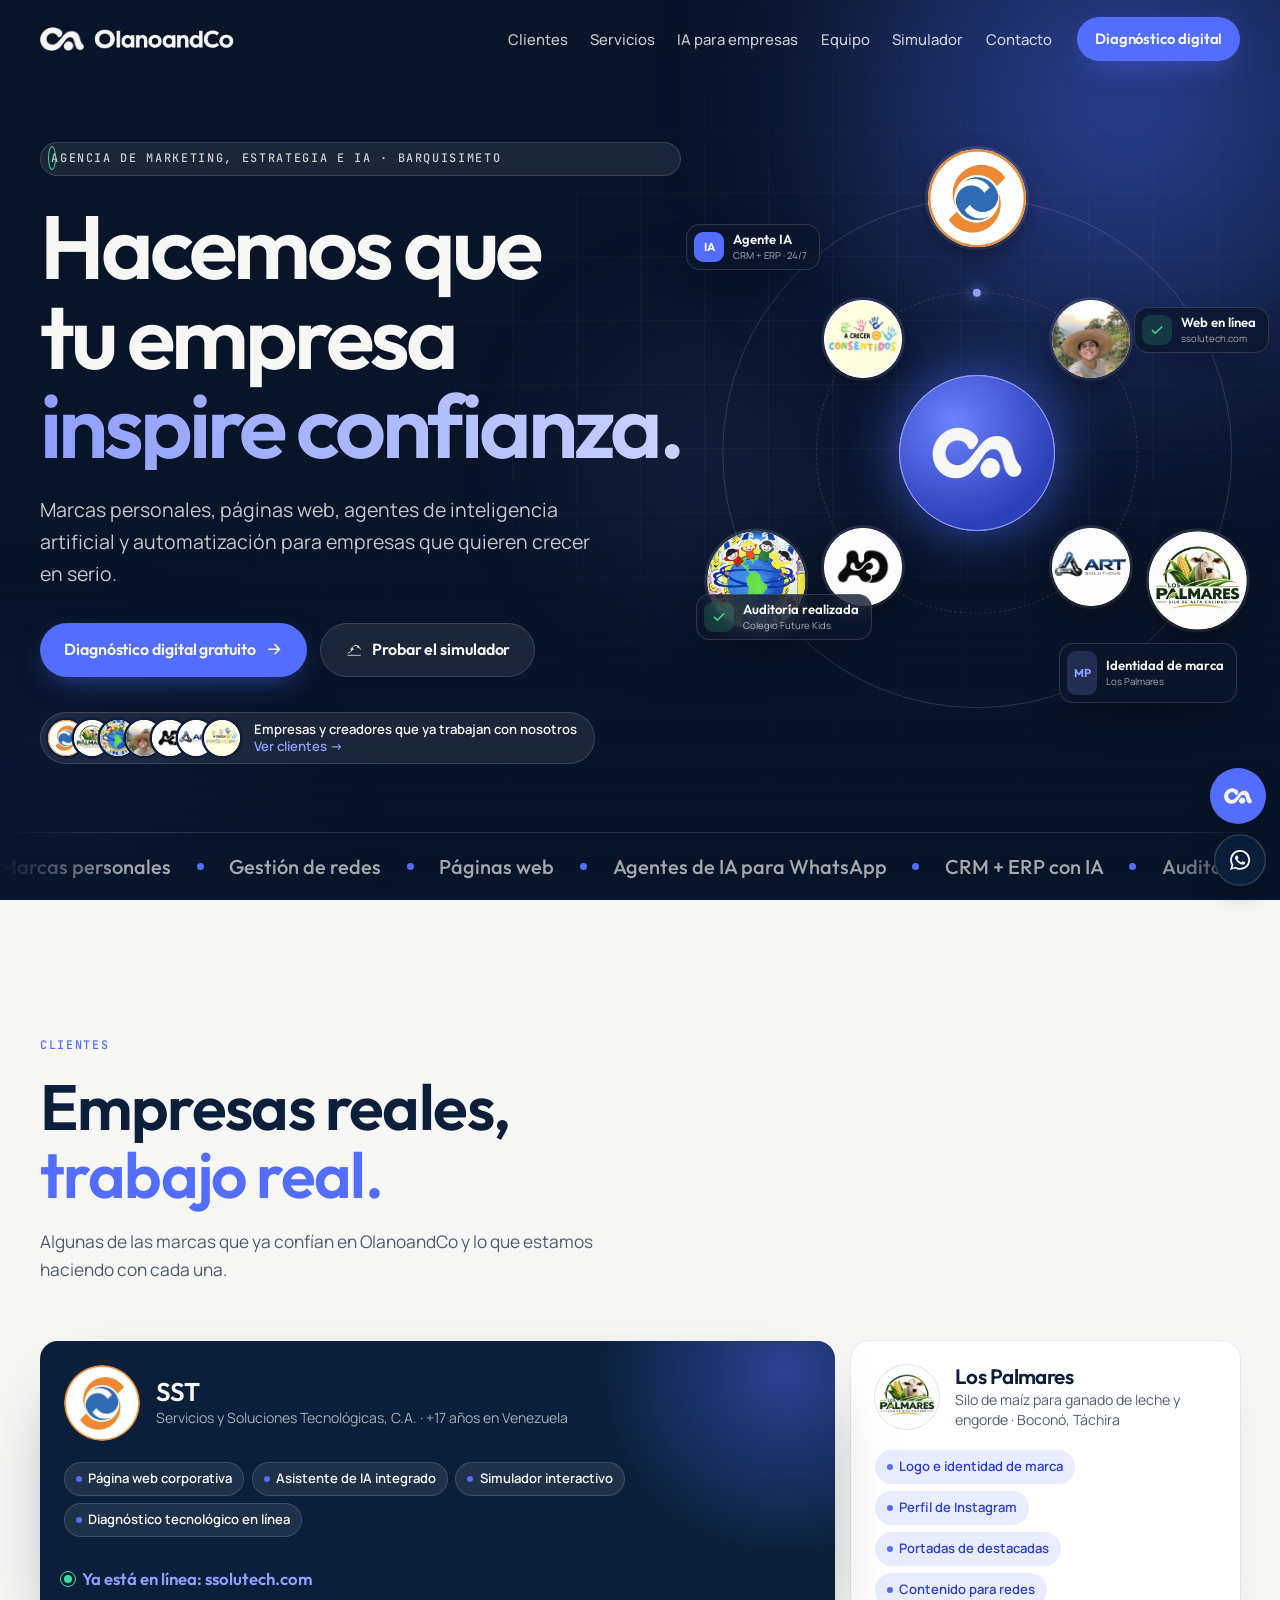
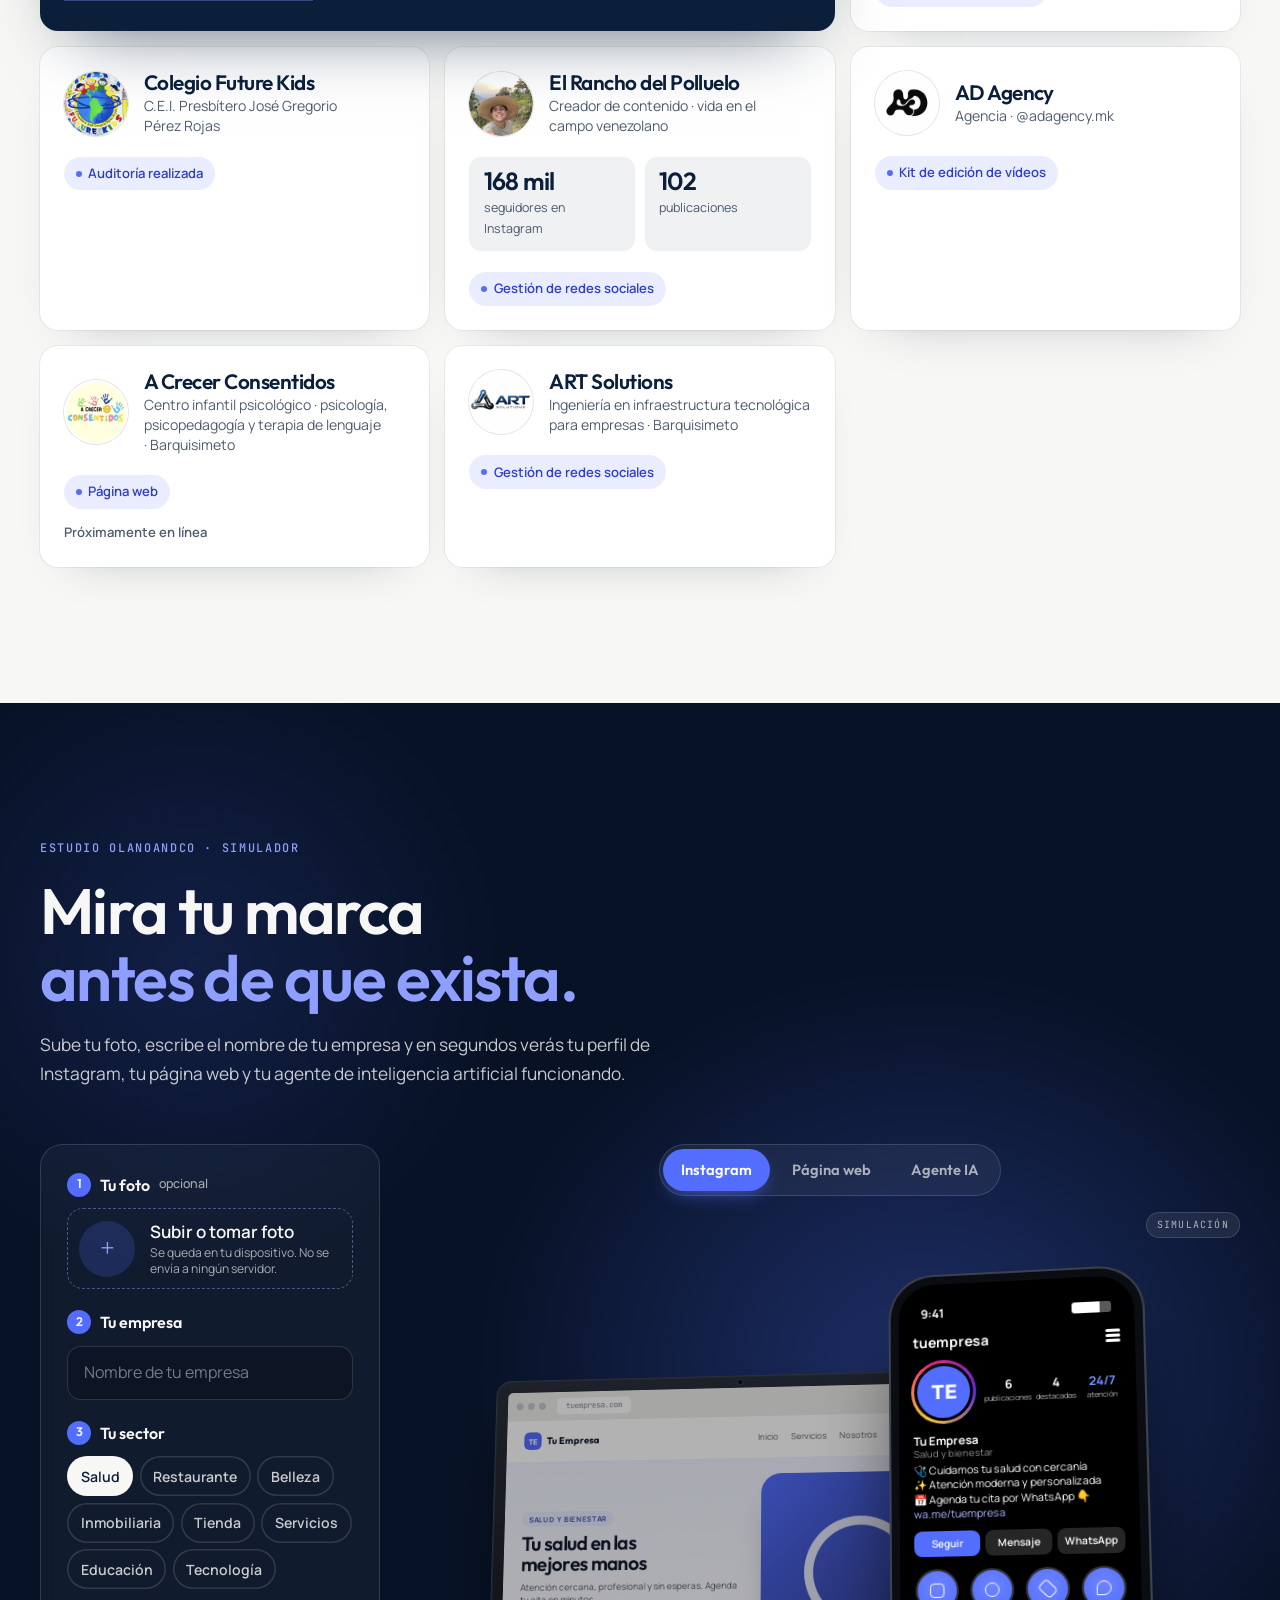
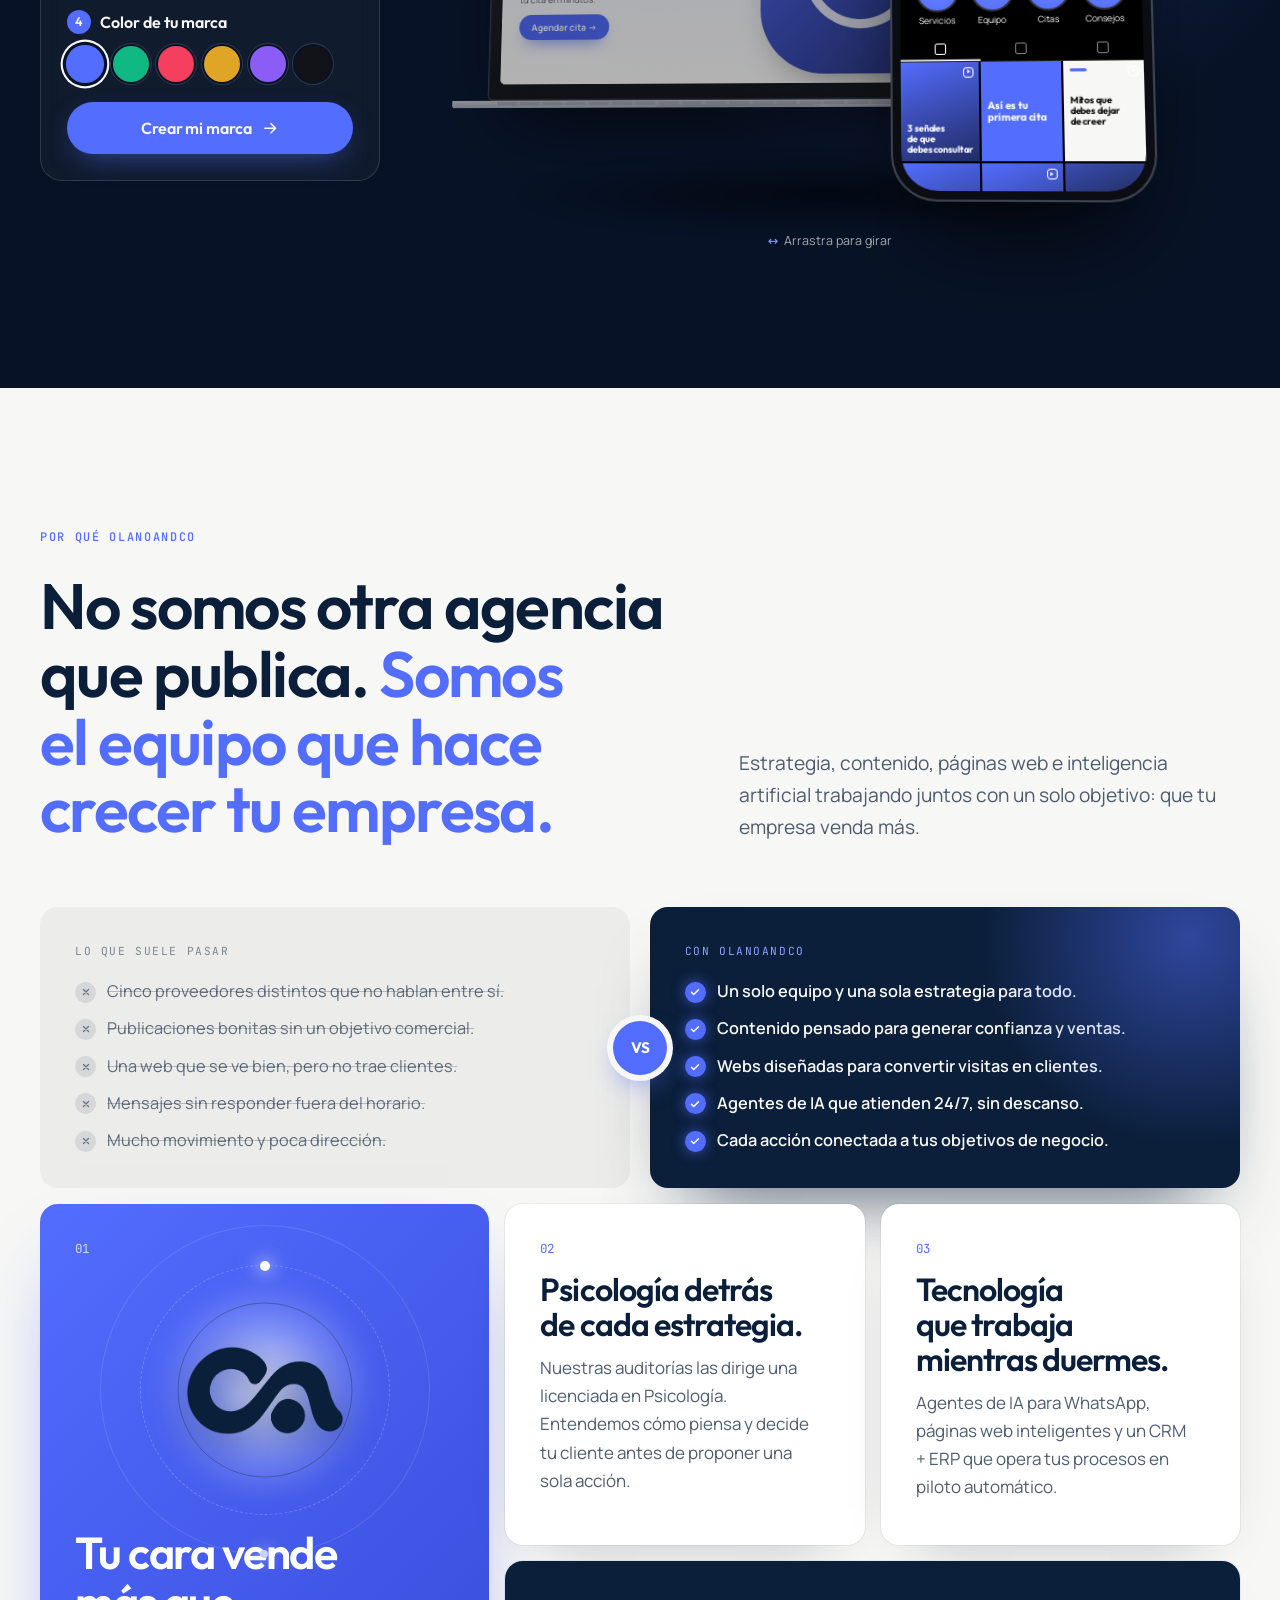
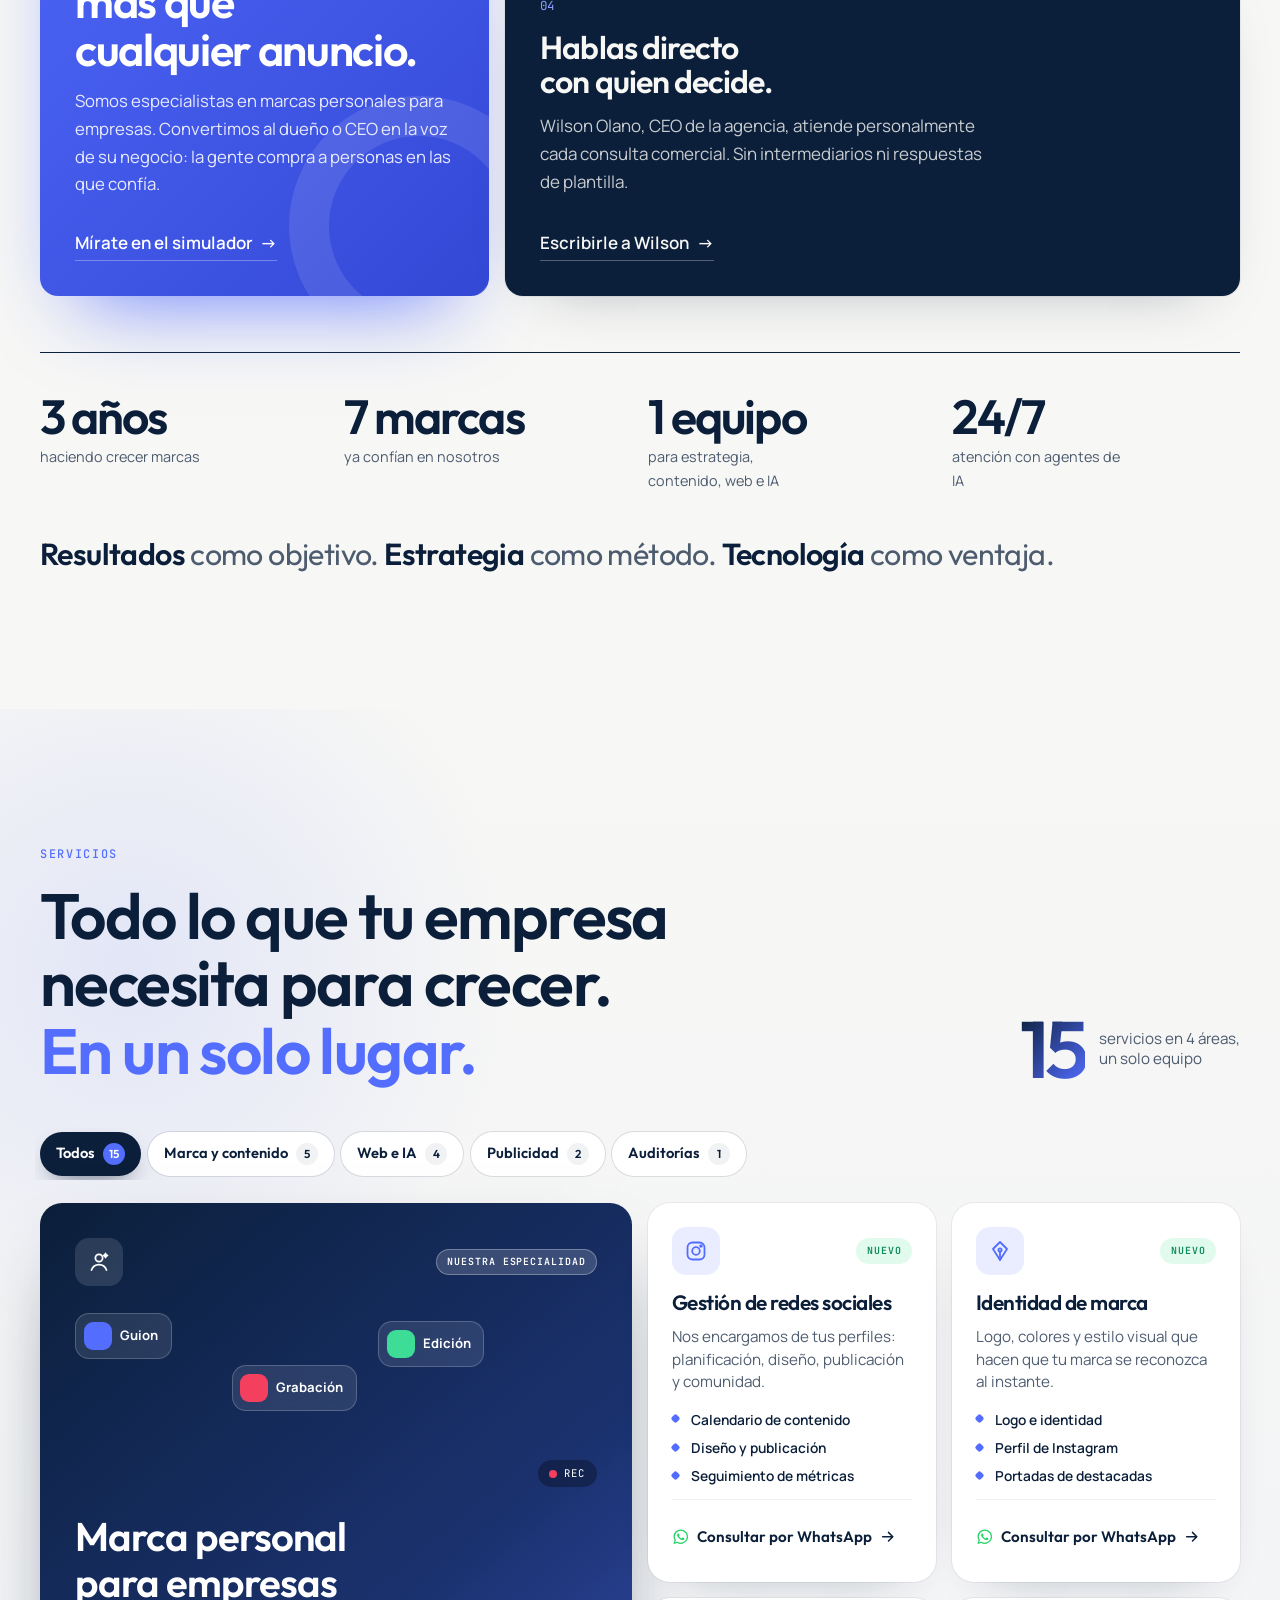
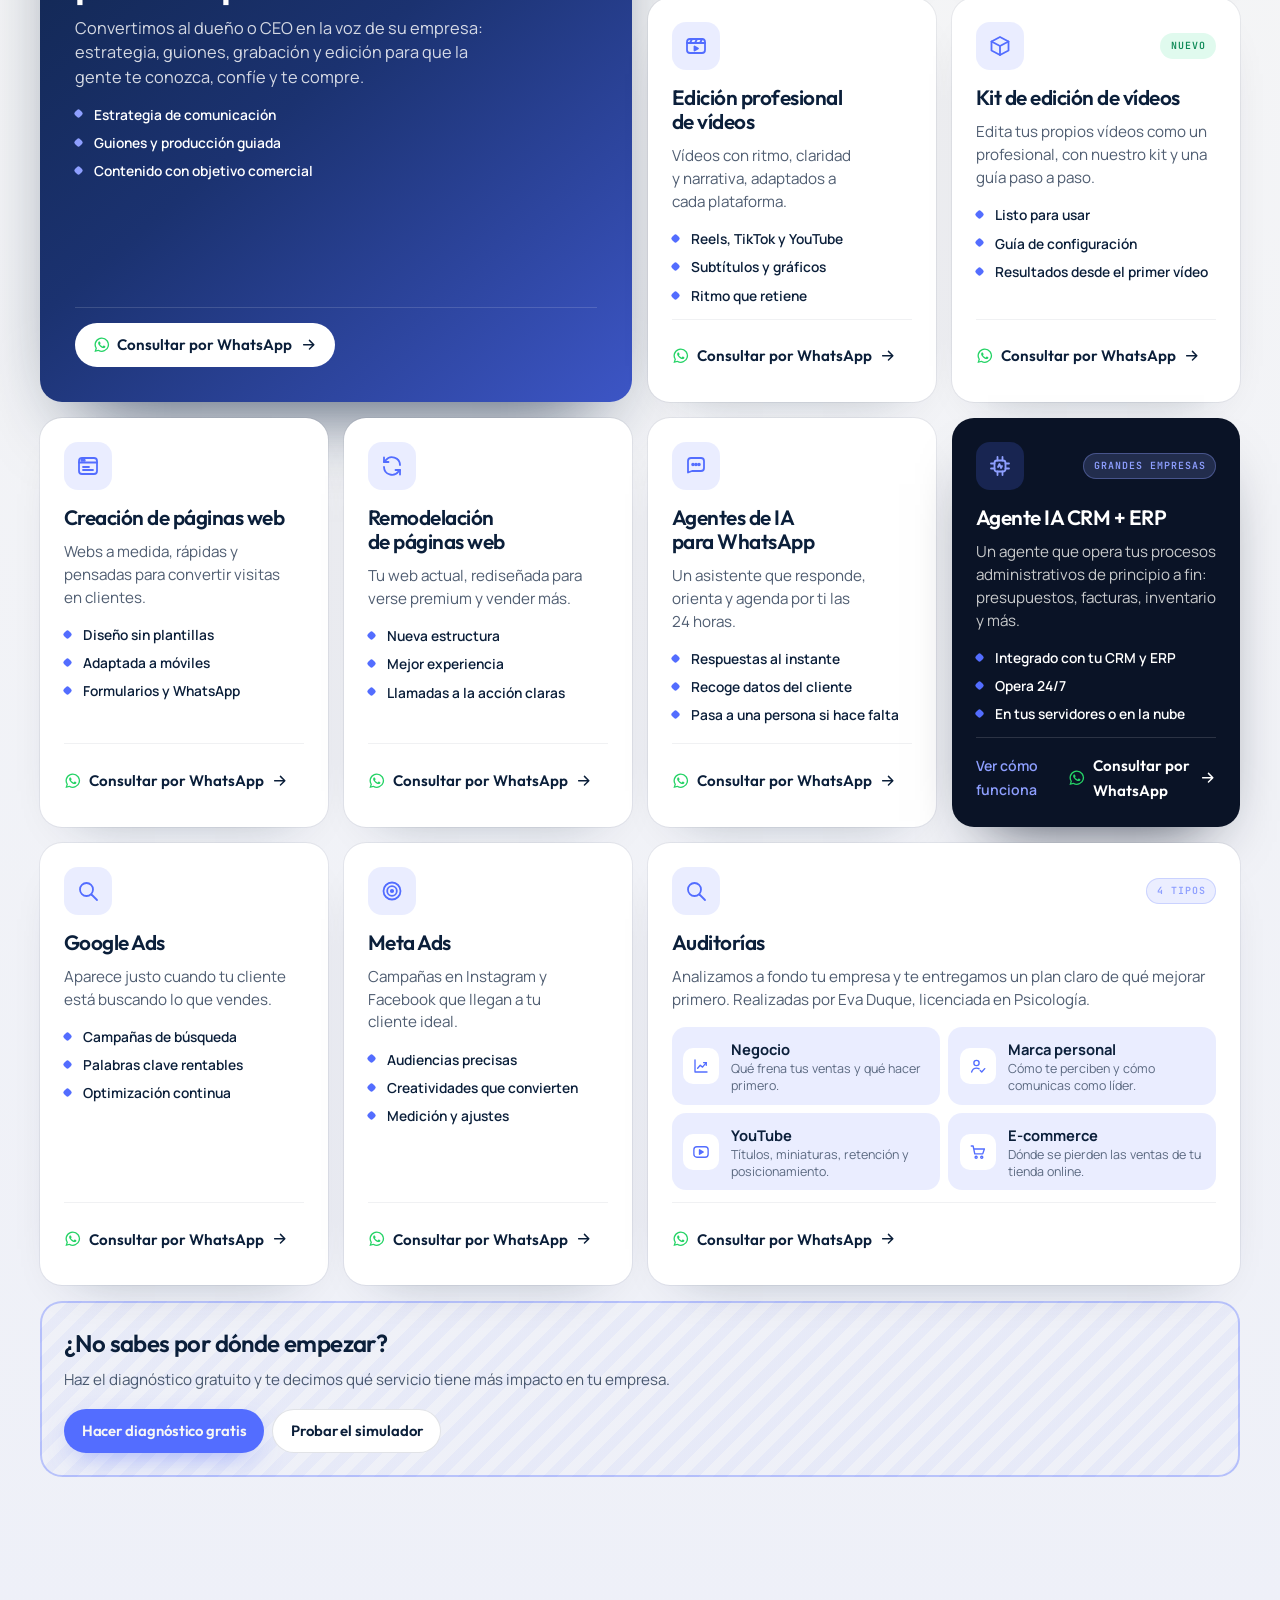
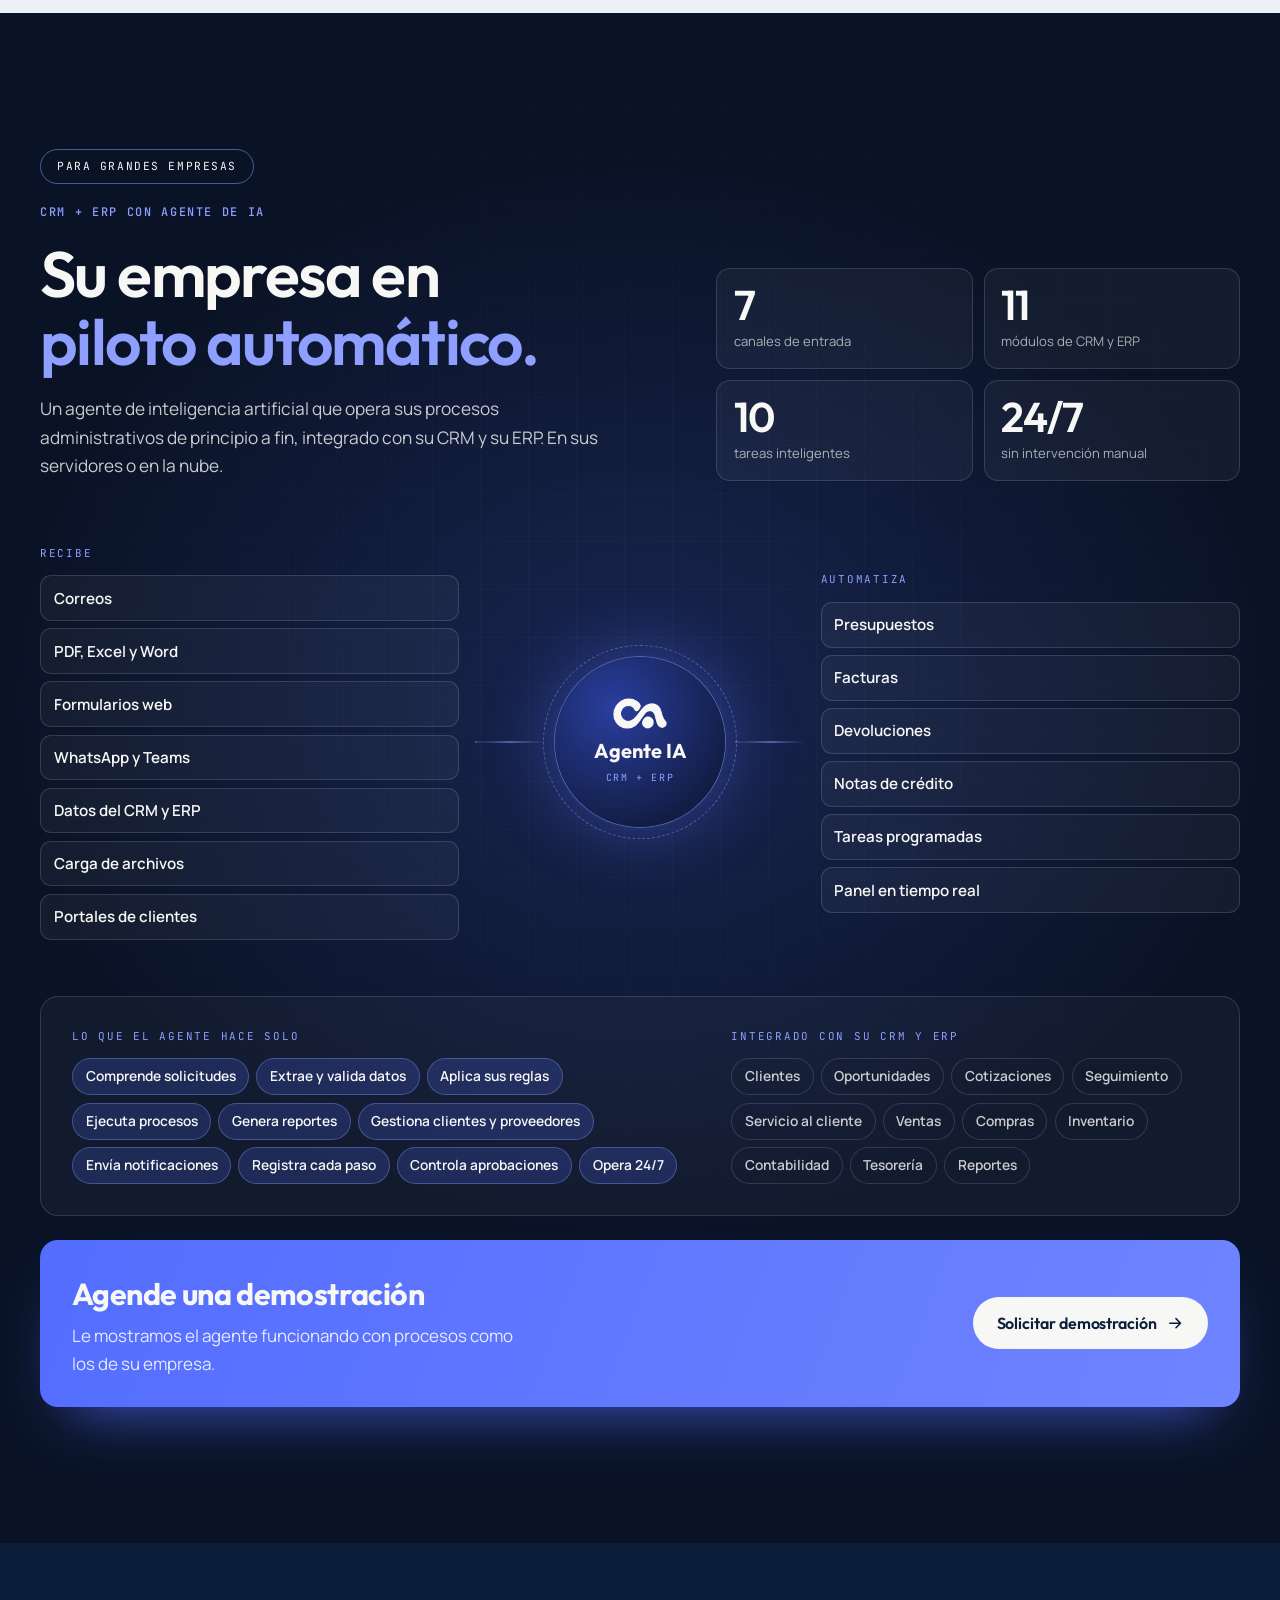
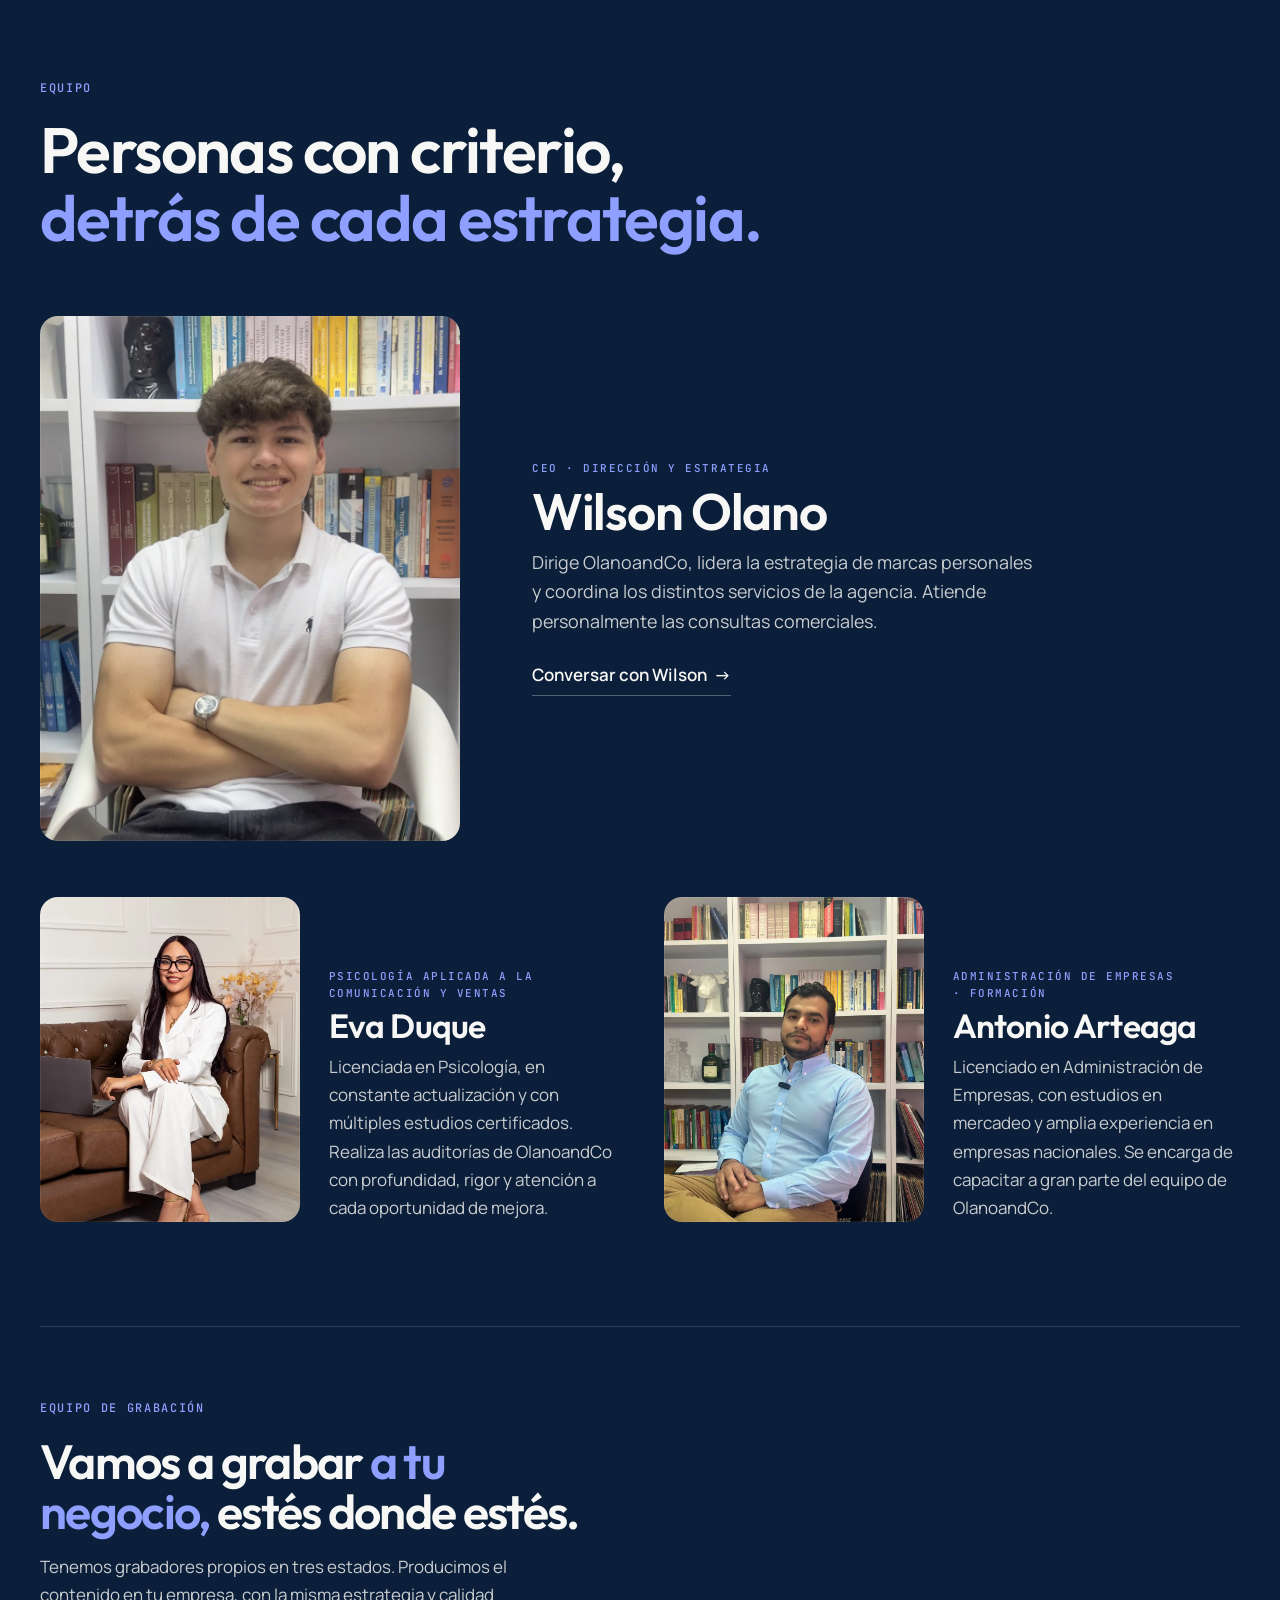
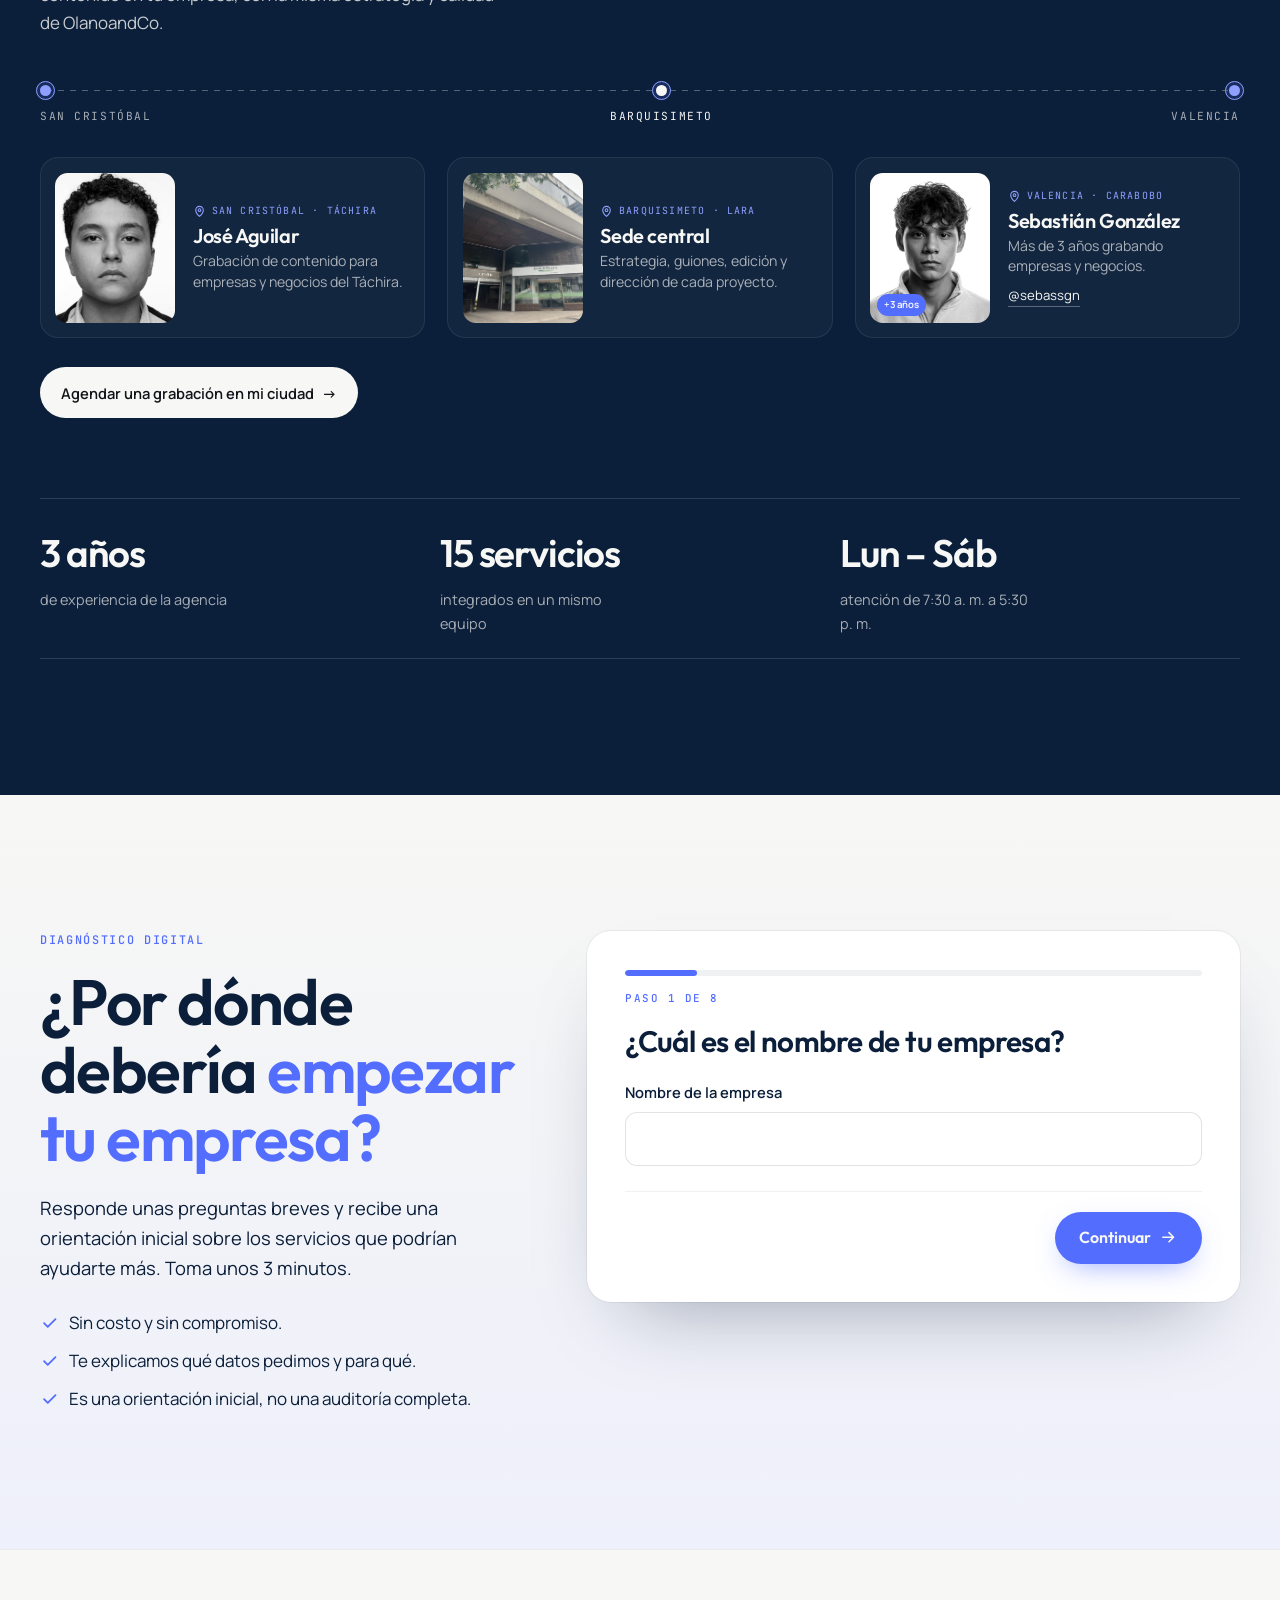
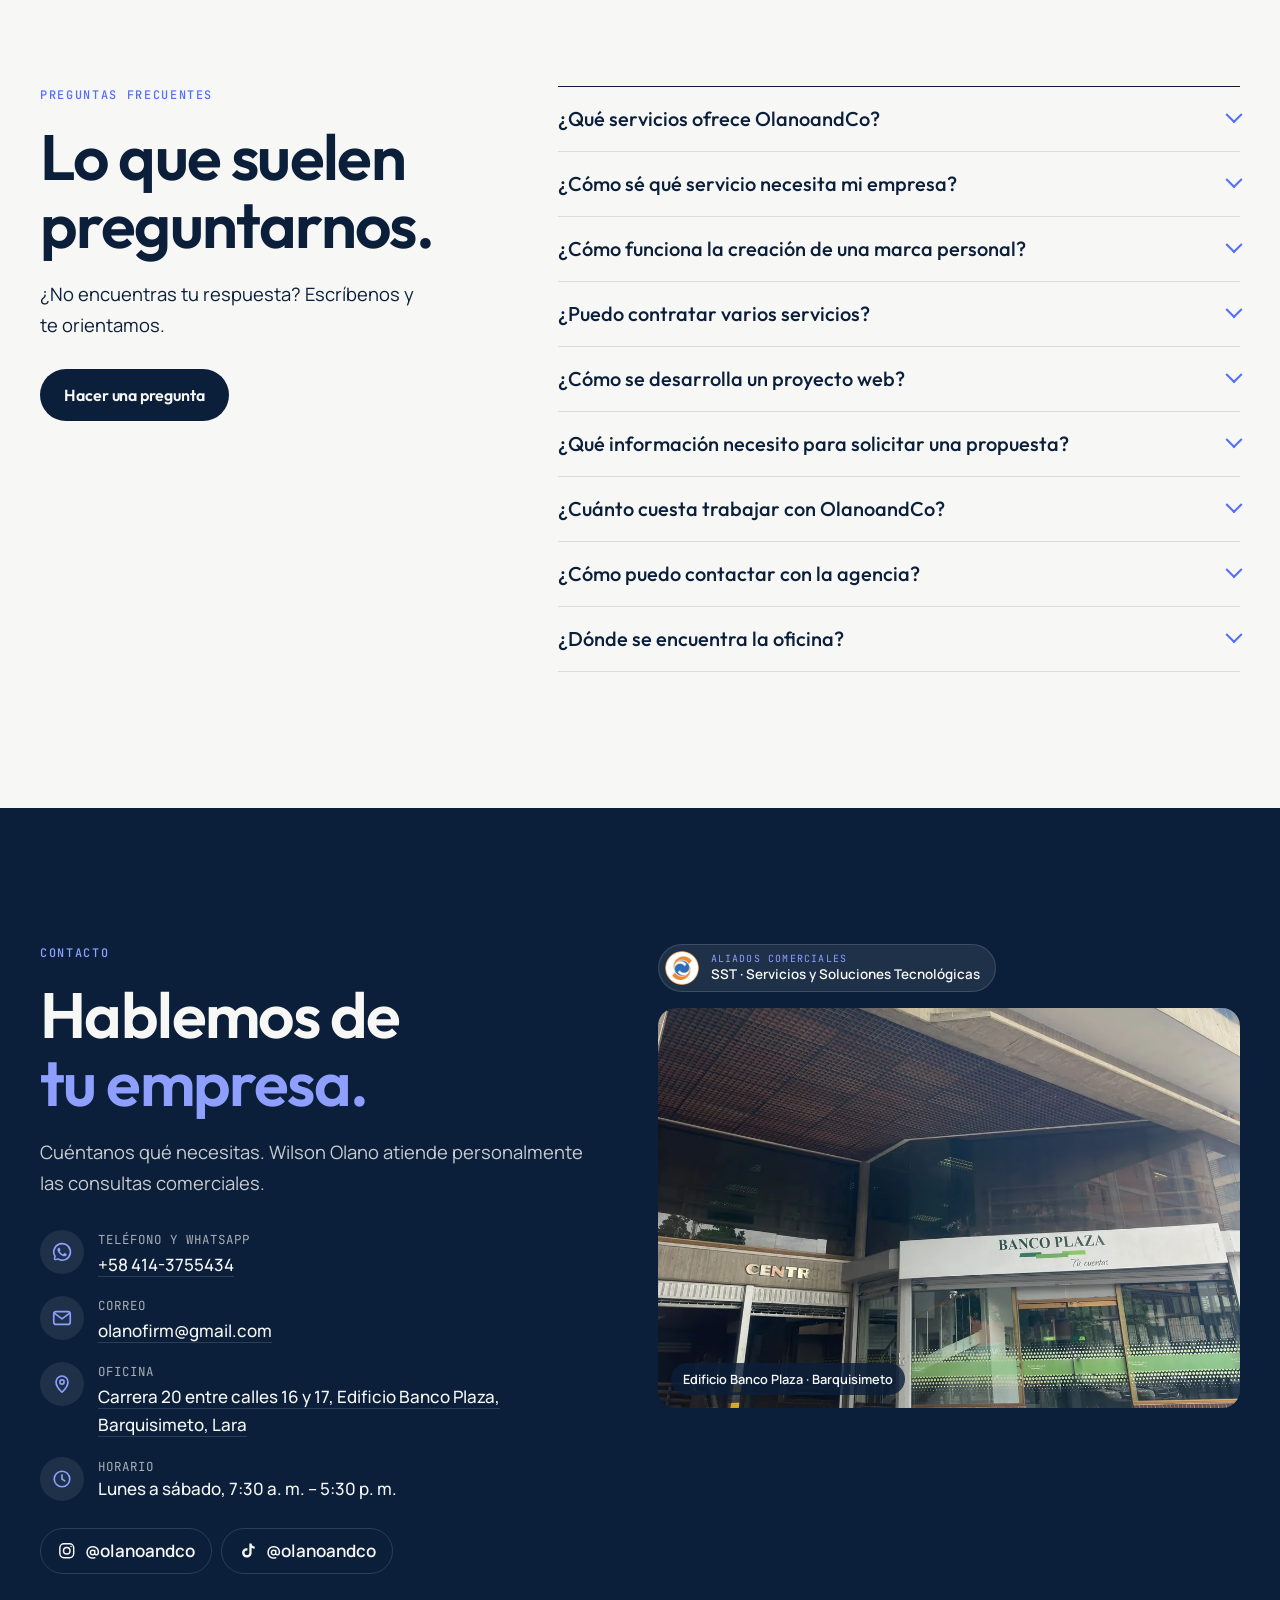
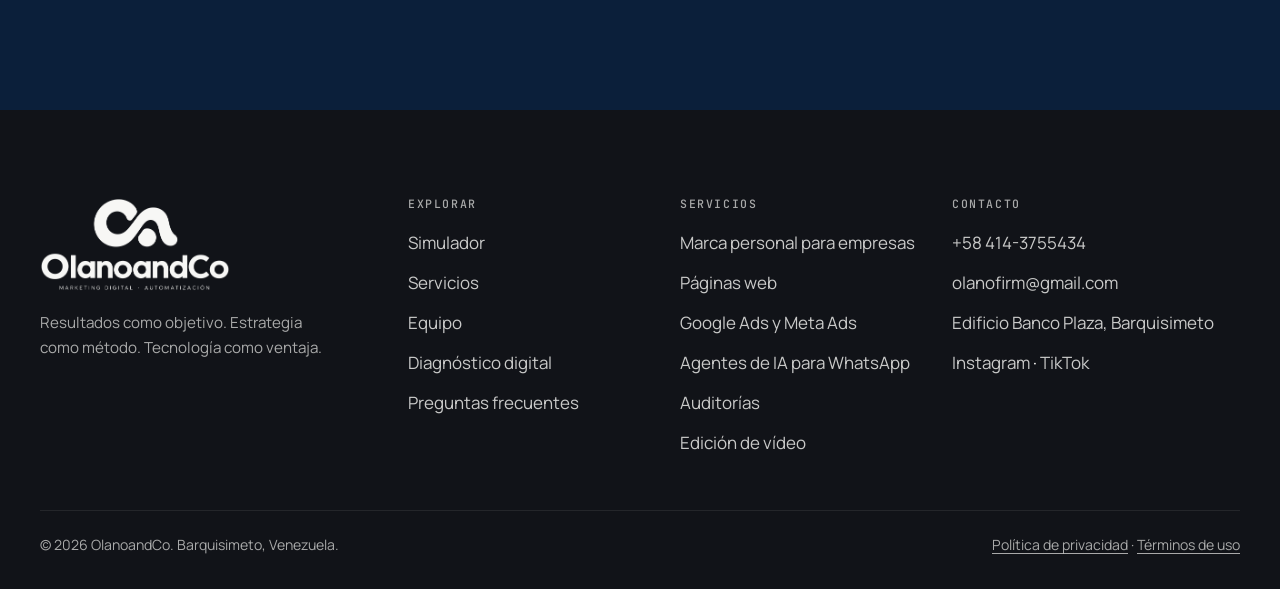
<file: public_html/index.html>
<!doctype html>
<html lang="es-VE" class="no-js">
<head>
  <meta charset="utf-8">
  <script>document.documentElement.className = "js";</script>
  <meta name="viewport" content="width=device-width, initial-scale=1, viewport-fit=cover">
  <title>OlanoandCo · Estrategia digital, marketing y automatización para empresas</title>
  <meta name="description" content="Agencia de marketing digital en Barquisimeto. Marcas personales para empresas, páginas web, publicidad en Google y Meta, auditorías y agentes de IA para WhatsApp.">
  <meta name="theme-color" content="#0B1F3A">
  <link rel="canonical" href="https://DOMINIO-PENDIENTE/">

  <meta property="og:type" content="website">
  <meta property="og:locale" content="es_VE">
  <meta property="og:site_name" content="OlanoandCo">
  <meta property="og:title" content="OlanoandCo · Estrategia digital para empresas que quieren crecer">
  <meta property="og:description" content="Marcas personales, marketing digital, páginas web y automatización inteligente conectados con objetivos comerciales.">
  <meta property="og:url" content="https://DOMINIO-PENDIENTE/">
  <meta property="og:image" content="https://DOMINIO-PENDIENTE/assets/img/og-olanoandco.jpg">
  <meta property="og:image:width" content="1200">
  <meta property="og:image:height" content="630">
  <meta name="twitter:card" content="summary_large_image">

  <link rel="icon" type="image/png" sizes="32x32" href="assets/brand/favicon-32.png">
  <link rel="apple-touch-icon" href="assets/brand/apple-touch-icon.png">
  <link rel="manifest" href="site.webmanifest">

  <link rel="preconnect" href="https://fonts.googleapis.com">
  <link rel="preconnect" href="https://fonts.gstatic.com" crossorigin>
  <link rel="stylesheet" href="https://fonts.googleapis.com/css2?family=Outfit:wght@400;500;600;700&family=Manrope:wght@400;500;600;700&family=JetBrains+Mono:wght@500&display=swap">
  <link rel="stylesheet" href="styles.css?v=20261125">

  <script type="application/ld+json">
  {
    "@context": "https://schema.org",
    "@type": "ProfessionalService",
    "name": "OlanoandCo",
    "description": "Agencia de marketing digital, estrategia comercial y automatización con inteligencia artificial.",
    "url": "https://DOMINIO-PENDIENTE/",
    "logo": "https://DOMINIO-PENDIENTE/assets/brand/icon-512.png",
    "image": "https://DOMINIO-PENDIENTE/assets/img/og-olanoandco.jpg",
    "telephone": "+58 414-3755434",
    "email": "olanofirm@gmail.com",
    "founder": { "@type": "Person", "name": "Wilson Olano", "jobTitle": "CEO" },
    "address": {
      "@type": "PostalAddress",
      "streetAddress": "Carrera 20 entre calles 16 y 17, Edificio Banco Plaza",
      "addressLocality": "Barquisimeto",
      "addressRegion": "Lara",
      "addressCountry": "VE"
    },
    "openingHoursSpecification": [{
      "@type": "OpeningHoursSpecification",
      "dayOfWeek": ["Monday","Tuesday","Wednesday","Thursday","Friday","Saturday"],
      "opens": "07:30", "closes": "17:30"
    }],
    "sameAs": ["https://www.instagram.com/olanoandco/", "https://www.tiktok.com/@olanoandco"]
  }
  </script>
</head>
<body>
  <a class="skip-link" href="#contenido">Saltar al contenido</a>

  <!-- ============================================================ HEADER -->
  <header class="site-header" data-header>
    <div class="container header-inner">
      <a class="brand" href="#inicio" aria-label="OlanoandCo, ir al inicio">
        <img class="brand-symbol" src="assets/brand/simbolo-blanco.webp" alt="" width="734" height="416">
        <img class="brand-name" src="assets/brand/nombre-blanco.webp" alt="OlanoandCo" width="830" height="120">
      </a>
      <nav class="main-nav" id="menu" aria-label="Principal" data-menu>
        <ul>
          <li><a href="#clientes">Clientes</a></li>
          <li><a href="#servicios">Servicios</a></li>
          <li><a href="#ia-empresas">IA para empresas</a></li>
          <li><a href="#equipo">Equipo</a></li>
          <li><a href="#simulador">Simulador</a></li>
          <li><a href="#contacto">Contacto</a></li>
        </ul>
        <a class="btn btn-primary btn-sm nav-cta" href="#diagnostico">Diagnóstico digital</a>
      </nav>
      <button class="menu-toggle" type="button" aria-controls="menu" aria-expanded="false" data-menu-toggle>
        <span class="sr-only">Abrir menú</span>
        <span class="menu-bars" aria-hidden="true"></span>
      </button>
    </div>
  </header>

  <main id="contenido">

    <!-- ============================================================ HERO -->
    <section class="hero theme-dark" id="inicio" aria-labelledby="hero-title">
      <div class="hero-bg" aria-hidden="true">
        <span class="aurora a1"></span><span class="aurora a2"></span><span class="aurora a3"></span>
        <div class="hero-grid-bg"></div>
        <div class="hero-noise"></div>
      </div>

      <div class="container hero-layout">
        <div class="hero-copy">
          <p class="eyebrow hero-in" style="--i:0"><span class="live-dot" aria-hidden="true"></span>Agencia de marketing, estrategia e IA<span class="eyebrow-city"> · Barquisimeto</span></p>
          <h1 class="hero-title" id="hero-title">
            <span class="hl"><span class="hero-in" style="--i:1">Hacemos que</span></span>
            <span class="hl"><span class="hero-in" style="--i:2">tu empresa</span></span>
            <span class="hl hl-rotator"><span class="hero-in" style="--i:3">
              <span class="rotator" data-rotator aria-live="off">
                <span class="rot-word is-active">venda más.</span>
                <span class="rot-word">inspire confianza.</span>
                <span class="rot-word">se vea premium.</span>
                <span class="rot-word">funcione sola.</span>
              </span>
              <span class="sr-only">venda más, inspire confianza, se vea premium y funcione sola.</span>
            </span></span>
          </h1>
          <p class="hero-lead hero-in" style="--i:4">Marcas personales, páginas web, agentes de inteligencia artificial y automatización para empresas que quieren crecer en serio.</p>
          <div class="hero-actions hero-in" style="--i:5">
            <a class="btn btn-primary btn-glow" href="#diagnostico">Diagnóstico digital gratuito <svg class="i" aria-hidden="true"><use href="#i-arrow"/></svg></a>
<a class="btn btn-ghost" href="#simulador"><svg class="i" aria-hidden="true"><use href="#i-spark"/></svg> Probar el simulador</a>
          </div>
          <a class="hero-trust hero-in" style="--i:6" href="#clientes">
            <span class="trust-stack" aria-hidden="true">
              <img src="assets/img/clientes/sst.webp" alt="" width="320" height="320">
              <img src="assets/img/clientes/los-palmares.webp" alt="" width="320" height="320">
              <img src="assets/img/clientes/futurekids.webp" alt="" width="320" height="320">
              <img src="assets/img/clientes/polluelo.webp" alt="" width="320" height="320">
              <img src="assets/img/clientes/adagency.webp" alt="" width="320" height="320">
              <img src="assets/img/clientes/art-solutions.webp" alt="" width="320" height="320">
              <img src="assets/img/clientes/a-crecer-consentidos.webp" alt="" width="320" height="320">
            </span>
            <span class="trust-text"><b>Empresas y creadores que ya trabajan con nosotros</b><span>Ver clientes</span></span>
          </a>
        </div>

        <!-- Órbita: OlanoandCo en el centro y los clientes reales girando alrededor -->
        <div class="hero-orbit" aria-hidden="true">
          <div class="orbit-core">
            <span class="core-pulse"></span><span class="core-pulse p2"></span>
            <img src="assets/brand/simbolo-blanco.webp" alt="" width="734" height="416">
          </div>
          <div class="ring ring-1"><span class="ring-dot"></span></div>
          <div class="ring ring-2"><span class="ring-dot"></span></div>
          <div class="orbit orbit-a">
            <span class="planet" style="--a:0deg"><img src="assets/img/clientes/sst.webp" alt="" width="320" height="320"></span>
            <span class="planet" style="--a:120deg"><img src="assets/img/clientes/los-palmares.webp" alt="" width="320" height="320"></span>
            <span class="planet" style="--a:240deg"><img src="assets/img/clientes/futurekids.webp" alt="" width="320" height="320"></span>
          </div>
          <div class="orbit orbit-b">
            <span class="planet sm" style="--a:45deg"><img src="assets/img/clientes/polluelo.webp" alt="" width="320" height="320"></span>
            <span class="planet sm" style="--a:135deg"><img src="assets/img/clientes/art-solutions.webp" alt="" width="320" height="320"></span>
            <span class="planet sm" style="--a:225deg"><img src="assets/img/clientes/adagency.webp" alt="" width="320" height="320"></span>
            <span class="planet sm" style="--a:315deg"><img src="assets/img/clientes/a-crecer-consentidos.webp" alt="" width="320" height="320"></span>
          </div>

          <div class="hchip hchip-1"><span class="hchip-ico">IA</span><div><b>Agente IA</b><small>CRM + ERP · 24/7</small></div></div>
          <div class="hchip hchip-2"><span class="hchip-ico ok"><svg class="i"><use href="#i-check"/></svg></span><div><b>Web en línea</b><small>ssolutech.com</small></div></div>
          <div class="hchip hchip-3"><span class="hchip-ico ok"><svg class="i"><use href="#i-check"/></svg></span><div><b>Auditoría realizada</b><small>Colegio Future Kids</small></div></div>
          <div class="hchip hchip-4"><span class="hchip-ico brand">MP</span><div><b>Identidad de marca</b><small>Los Palmares</small></div></div>
        </div>
      </div>

      <div class="hero-marquee" aria-hidden="true">
        <div class="marquee-track">
          <span>Marcas personales</span><i></i><span>Gestión de redes</span><i></i><span>Páginas web</span><i></i><span>Agentes de IA para WhatsApp</span><i></i><span>CRM + ERP con IA</span><i></i><span>Auditorías</span><i></i><span>Google Ads</span><i></i><span>Meta Ads</span><i></i><span>Identidad de marca</span><i></i>
          <span>Marcas personales</span><i></i><span>Gestión de redes</span><i></i><span>Páginas web</span><i></i><span>Agentes de IA para WhatsApp</span><i></i><span>CRM + ERP con IA</span><i></i><span>Auditorías</span><i></i><span>Google Ads</span><i></i><span>Meta Ads</span><i></i><span>Identidad de marca</span><i></i>
        </div>
      </div>
    </section>

    <!-- ============================================================ CLIENTES -->
    <section class="clients theme-light" id="clientes" aria-labelledby="clients-title">
      <div class="container">
        <div class="clients-head">
          <p class="kicker" data-reveal>Clientes</p>
          <h2 class="section-title" id="clients-title" data-reveal>Empresas reales, <em>trabajo real.</em></h2>
          <p class="clients-lead" data-reveal>Algunas de las marcas que ya confían en OlanoandCo y lo que estamos haciendo con cada una.</p>
        </div>

        <div class="clients-grid">
          <article class="client client-feature" data-reveal>
            <div class="client-top">
              <img class="client-logo" src="assets/img/clientes/sst.webp" alt="Logo de SST" width="320" height="320" loading="lazy" decoding="async">
              <div><h3>SST</h3><p class="client-sector">Servicios y Soluciones Tecnológicas, C.A. · +17 años en Venezuela</p></div>
            </div>
            <ul class="client-tags">
              <li>Página web corporativa</li><li>Asistente de IA integrado</li><li>Simulador interactivo</li><li>Diagnóstico tecnológico en línea</li>
            </ul>
            <a class="client-live" href="https://ssolutech.com" target="_blank" rel="noopener"><span class="live-dot" aria-hidden="true"></span>Ya está en línea: ssolutech.com</a>
          </article>

          <article class="client" data-reveal>
            <div class="client-top">
              <img class="client-logo" src="assets/img/clientes/los-palmares.webp" alt="Logo de Los Palmares" width="320" height="320" loading="lazy" decoding="async">
              <div><h3>Los Palmares</h3><p class="client-sector">Silo de maíz para ganado de leche y engorde · Boconó, Táchira</p></div>
            </div>
            <ul class="client-tags">
              <li>Logo e identidad de marca</li><li>Perfil de Instagram</li><li>Portadas de destacadas</li><li>Contenido para redes</li>
            </ul>
          </article>

          <article class="client" data-reveal>
            <div class="client-top">
              <img class="client-logo" src="assets/img/clientes/futurekids.webp" alt="Logo del Colegio Future Kids" width="320" height="320" loading="lazy" decoding="async">
              <div><h3>Colegio Future Kids</h3><p class="client-sector">C.E.I. Presbítero José Gregorio Pérez Rojas</p></div>
            </div>
            <ul class="client-tags"><li>Auditoría realizada</li></ul>
          </article>

          <article class="client" data-reveal>
            <div class="client-top">
              <img class="client-logo" src="assets/img/clientes/polluelo.webp" alt="Foto de perfil de El Rancho del Polluelo" width="320" height="320" loading="lazy" decoding="async">
              <div><h3>El Rancho del Polluelo</h3><p class="client-sector">Creador de contenido · vida en el campo venezolano</p></div>
            </div>
            <dl class="client-metrics">
              <div><dt>168 mil</dt><dd>seguidores en Instagram</dd></div>
              <div><dt>102</dt><dd>publicaciones</dd></div>
            </dl>
            <ul class="client-tags"><li>Gestión de redes sociales</li></ul>
          </article>

          <article class="client" data-reveal>
            <div class="client-top">
              <img class="client-logo" src="assets/img/clientes/adagency.webp" alt="Logo de AD Agency" width="320" height="320" loading="lazy" decoding="async">
              <div><h3>AD Agency</h3><p class="client-sector">Agencia · @adagency.mk</p></div>
            </div>
            <ul class="client-tags"><li>Kit de edición de vídeos</li></ul>
          </article>

          <article class="client" data-reveal>
            <div class="client-top">
              <img class="client-logo" src="assets/img/clientes/a-crecer-consentidos.webp" alt="Logo de A Crecer Consentidos" width="320" height="320" loading="lazy" decoding="async">
              <div><h3>A Crecer Consentidos</h3><p class="client-sector">Centro infantil psicológico · psicología, psicopedagogía y terapia de lenguaje · Barquisimeto</p></div>
            </div>
            <ul class="client-tags"><li>Página web</li></ul>
            <p class="client-soon">Próximamente en línea</p>
          </article>

          <article class="client" data-reveal>
            <div class="client-top">
              <img class="client-logo" src="assets/img/clientes/art-solutions.webp" alt="Logo de ART Solutions" width="320" height="320" loading="lazy" decoding="async">
              <div><h3>ART Solutions</h3><p class="client-sector">Ingeniería en infraestructura tecnológica para empresas · Barquisimeto</p></div>
            </div>
            <ul class="client-tags"><li>Gestión de redes sociales</li></ul>
          </article>
        </div>
      </div>
    </section>

    <!-- ============================================================ ESTUDIO (SIMULADOR) -->
    <section class="studio theme-dark" id="simulador" aria-labelledby="studio-title" data-studio>
      <div class="studio-glow" aria-hidden="true"></div>
      <div class="container">
        <div class="studio-head">
          <p class="kicker" data-reveal>Estudio OlanoandCo · Simulador</p>
          <h2 class="section-title" id="studio-title" data-reveal>Mira tu marca <em>antes de que exista.</em></h2>
          <p class="studio-lead" data-reveal>Sube tu foto, escribe el nombre de tu empresa y en segundos verás tu perfil de Instagram, tu página web y tu agente de inteligencia artificial funcionando.</p>
        </div>

        <div class="studio-layout">
          <!-- Panel de control -->
          <form class="studio-panel" data-studio-form novalidate data-reveal>
            <div class="sp-step">
              <p class="sp-label"><span>1</span>Tu foto <small>opcional</small></p>
              <label class="sp-photo" data-studio-drop>
                <input type="file" accept="image/*" data-studio-file>
                <span class="sp-photo-preview" data-studio-preview aria-hidden="true"></span>
                <span class="sp-photo-text"><b data-studio-photo-label>Subir o tomar foto</b><small>Se queda en tu dispositivo. No se envía a ningún servidor.</small></span>
              </label>
            </div>

            <div class="sp-step">
              <p class="sp-label"><span>2</span>Tu empresa</p>
              <div class="field"><label for="st-negocio" class="sr-only">Nombre de tu empresa</label>
                <input id="st-negocio" name="negocio" type="text" maxlength="40" placeholder="Nombre de tu empresa" autocomplete="organization" required data-studio-name></div>
            </div>

            <div class="sp-step">
              <p class="sp-label"><span>3</span>Tu sector</p>
              <div class="sp-sectors" role="radiogroup" aria-label="Sector">
                <label><input type="radio" name="sector" value="Salud y bienestar" checked><span>Salud</span></label>
                <label><input type="radio" name="sector" value="Restaurante y comida"><span>Restaurante</span></label>
                <label><input type="radio" name="sector" value="Belleza y estética"><span>Belleza</span></label>
                <label><input type="radio" name="sector" value="Inmobiliaria"><span>Inmobiliaria</span></label>
                <label><input type="radio" name="sector" value="Tienda y comercio"><span>Tienda</span></label>
                <label><input type="radio" name="sector" value="Servicios profesionales"><span>Servicios</span></label>
                <label><input type="radio" name="sector" value="Educación"><span>Educación</span></label>
                <label><input type="radio" name="sector" value="Tecnología"><span>Tecnología</span></label>
              </div>
            </div>

            <div class="sp-step">
              <p class="sp-label"><span>4</span>Color de tu marca</p>
              <div class="sp-colors" role="radiogroup" aria-label="Color de marca">
                <label style="--c:#536DFF"><input type="radio" name="color" value="#536DFF" checked><span></span><b class="sr-only">Azul</b></label>
                <label style="--c:#10B981"><input type="radio" name="color" value="#10B981"><span></span><b class="sr-only">Esmeralda</b></label>
                <label style="--c:#F43F5E"><input type="radio" name="color" value="#F43F5E"><span></span><b class="sr-only">Coral</b></label>
                <label style="--c:#E0A526"><input type="radio" name="color" value="#E0A526"><span></span><b class="sr-only">Oro</b></label>
                <label style="--c:#8B5CF6"><input type="radio" name="color" value="#8B5CF6"><span></span><b class="sr-only">Violeta</b></label>
                <label style="--c:#111318"><input type="radio" name="color" value="#111318"><span></span><b class="sr-only">Negro</b></label>
              </div>
            </div>

            <button type="submit" class="btn btn-primary btn-glow sp-go" data-studio-go>Crear mi marca <svg class="i" aria-hidden="true"><use href="#i-arrow"/></svg></button>
            <p class="sp-error" data-studio-error role="alert" hidden></p>
          </form>

          <!-- Escenario 3D -->
          <div class="studio-stage-wrap" data-reveal>
            <div class="studio-tabs" role="tablist" aria-label="Vista del simulador">
              <button type="button" role="tab" aria-selected="true" data-studio-tab="ig">Instagram</button>
              <button type="button" role="tab" aria-selected="false" data-studio-tab="web">Página web</button>
              <button type="button" role="tab" aria-selected="false" data-studio-tab="ai">Agente IA</button>
            </div>

            <div class="studio-stage" data-studio-stage data-view="ig">
              <div class="scene" data-studio-scene>
                <!-- Portátil -->
                <div class="dev-laptop">
                  <div class="lap-screen">
                    <div class="lap-cam" aria-hidden="true"></div>
                    <div class="lap-display" data-studio-laptop></div>
                  </div>
                  <div class="lap-base" aria-hidden="true"></div>
                </div>
                <!-- Teléfono -->
                <div class="dev-phone">
                  <div class="ph-edge" aria-hidden="true"></div>
                  <div class="ph-body">
                    <div class="ph-island" aria-hidden="true"></div>
                    <div class="ph-display" data-studio-phone></div>
                  </div>
                </div>
              </div>
              <div class="studio-loading" data-studio-loading hidden>
                <div class="sl-orb" aria-hidden="true"></div>
                <ol class="sl-steps">
                  <li>Analizando tu sector</li>
                  <li>Escribiendo tu biografía</li>
                  <li>Diseñando tu página web</li>
                  <li>Entrenando a tu agente de IA</li>
                </ol>
              </div>
              <p class="studio-hint" aria-hidden="true"><span>↔</span> Arrastra para girar</p>
              <span class="studio-badge">Simulación</span>
            </div>

            <form class="studio-chat" data-studio-chat hidden>
              <div class="sc-quick" data-studio-quick></div>
              <div class="sc-row">
                <label for="st-msg" class="sr-only">Escribe como si fueras un cliente</label>
                <input id="st-msg" type="text" maxlength="200" placeholder="Escríbele como si fueras un cliente…" autocomplete="off" data-studio-msg>
                <button type="submit" class="btn btn-primary btn-sm" aria-label="Enviar"><svg class="i" aria-hidden="true"><use href="#i-arrow"/></svg></button>
              </div>
            </form>

            <div class="studio-cta" data-studio-cta hidden>
              <p><b data-studio-cta-title>¿Te ves así?</b><span>Hacemos esto real para tu empresa: perfil, web y agente.</span></p>
              <a class="btn btn-primary" href="#" target="_blank" rel="noopener" data-studio-wa><svg class="i" aria-hidden="true"><use href="#i-whatsapp"/></svg> Quiero esto real</a>
            </div>
          </div>
        </div>
      </div>
    </section>

    <!-- ============================================================ POR QUÉ OLANOANDCO -->
    <section class="why theme-light" id="propuesta" aria-labelledby="why-title">
      <div class="container">
        <div class="why-head">
          <p class="kicker" data-reveal>Por qué OlanoandCo</p>
          <h2 class="section-title" id="why-title" data-reveal>No somos otra agencia que publica. <em>Somos el equipo que hace crecer tu empresa.</em></h2>
          <p class="why-lead" data-reveal>Estrategia, contenido, páginas web e inteligencia artificial trabajando juntos con un solo objetivo: que tu empresa venda más.</p>
        </div>

        <!-- Contraste -->
        <div class="why-versus">
          <div class="vs-card vs-old" data-reveal>
            <p class="vs-label">Lo que suele pasar</p>
            <ul>
              <li>Cinco proveedores distintos que no hablan entre sí.</li>
              <li>Publicaciones bonitas sin un objetivo comercial.</li>
              <li>Una web que se ve bien, pero no trae clientes.</li>
              <li>Mensajes sin responder fuera del horario.</li>
              <li>Mucho movimiento y poca dirección.</li>
            </ul>
          </div>
          <span class="vs-badge" aria-hidden="true">VS</span>
          <div class="vs-card vs-new" data-reveal>
            <p class="vs-label">Con OlanoandCo</p>
            <ul>
              <li>Un solo equipo y una sola estrategia para todo.</li>
              <li>Contenido pensado para generar confianza y ventas.</li>
              <li>Webs diseñadas para convertir visitas en clientes.</li>
              <li>Agentes de IA que atienden 24/7, sin descanso.</li>
              <li>Cada acción conectada a tus objetivos de negocio.</li>
            </ul>
          </div>
        </div>

        <!-- Razones -->
        <div class="why-grid">
          <article class="why-card wc-hero" data-reveal>
            <span class="wc-n">01</span>
            <div class="wc-logo" aria-hidden="true">
              <span class="wl-ring r1"></span><span class="wl-ring r2"><i></i></span><span class="wl-ring r3"><i></i></span>
              <span class="wl-glow"></span>
              <span class="wl-mark"><img src="assets/brand/simbolo-marino.webp" alt="" width="734" height="416"><span class="wl-shine"></span></span>
            </div>
            <h3>Tu cara vende más que cualquier anuncio.</h3>
            <p>Somos especialistas en marcas personales para empresas. Convertimos al dueño o CEO en la voz de su negocio: la gente compra a personas en las que confía.</p>
            <a class="link-arrow" href="#simulador">Mírate en el simulador</a>
          </article>
          <article class="why-card" data-reveal>
            <span class="wc-n">02</span>
            <h3>Psicología detrás de cada estrategia.</h3>
            <p>Nuestras auditorías las dirige una licenciada en Psicología. Entendemos cómo piensa y decide tu cliente antes de proponer una sola acción.</p>
          </article>
          <article class="why-card" data-reveal>
            <span class="wc-n">03</span>
            <h3>Tecnología que trabaja mientras duermes.</h3>
            <p>Agentes de IA para WhatsApp, páginas web inteligentes y un CRM + ERP que opera tus procesos en piloto automático.</p>
          </article>
          <article class="why-card wc-dark" data-reveal>
            <span class="wc-n">04</span>
            <h3>Hablas directo con quien decide.</h3>
            <p>Wilson Olano, CEO de la agencia, atiende personalmente cada consulta comercial. Sin intermediarios ni respuestas de plantilla.</p>
            <a class="link-arrow" href="https://wa.me/584143755434?text=Hola%20Wilson%2C%20quiero%20hablar%20sobre%20mi%20empresa." target="_blank" rel="noopener">Escribirle a Wilson</a>
          </article>
        </div>

        <!-- Cierre -->
        <div class="why-proof" data-reveal>
          <dl>
            <div><dt>3 años</dt><dd>haciendo crecer marcas</dd></div>
            <div><dt>7 marcas</dt><dd>ya confían en nosotros</dd></div>
            <div><dt>1 equipo</dt><dd>para estrategia, contenido, web e IA</dd></div>
            <div><dt>24/7</dt><dd>atención con agentes de IA</dd></div>
          </dl>
          <p class="why-motto"><span>Resultados</span> como objetivo. <span>Estrategia</span> como método. <span>Tecnología</span> como ventaja.</p>
        </div>
      </div>
    </section>

    <!-- ============================================================ SERVICIOS -->
    <section class="services2" id="servicios" aria-labelledby="services-title" data-services>
      <div class="container">
        <div class="sv-head">
          <div>
            <p class="kicker" data-reveal>Servicios</p>
            <h2 class="section-title" id="services-title" data-reveal>Todo lo que tu empresa necesita para crecer. <em>En un solo lugar.</em></h2>
          </div>
          <div class="sv-count" data-reveal><b>15</b><span>servicios en 4 áreas,<br>un solo equipo</span></div>
        </div>

        <div class="sv-filters" role="toolbar" aria-label="Filtrar servicios" data-reveal>
          <button type="button" class="is-on" data-filter="all" aria-pressed="true">Todos <span>15</span></button>
          <button type="button" data-filter="marca" aria-pressed="false">Marca y contenido <span>5</span></button>
          <button type="button" data-filter="web" aria-pressed="false">Web e IA <span>4</span></button>
          <button type="button" data-filter="ads" aria-pressed="false">Publicidad <span>2</span></button>
          <button type="button" data-filter="audit" aria-pressed="false">Auditorías <span>1</span></button>
        </div>

        <div class="sv-grid" data-sv-grid>
            <article class="sv sv-feature" data-cat="marca">
              <div class="sv-top"><span class="sv-ico"><svg aria-hidden="true"><use href="#s-person"/></svg></span><span class="sv-tag star">Nuestra especialidad</span></div>
              <div class="sv-visual" aria-hidden="true">
                <span class="svv-card c1"><i></i><b>Guion</b></span>
                <span class="svv-card c2"><i></i><b>Grabación</b></span>
                <span class="svv-card c3"><i></i><b>Edición</b></span>
                <span class="svv-rec"><i></i>REC</span>
              </div>
              <h3>Marca personal para empresas</h3>
              <p>Convertimos al dueño o CEO en la voz de su empresa: estrategia, guiones, grabación y edición para que la gente te conozca, confíe y te compre.</p>
              <ul class="sv-points"><li>Estrategia de comunicación</li><li>Guiones y producción guiada</li><li>Contenido con objetivo comercial</li></ul>
              <div class="sv-foot"><a class="sv-cta" href="https://wa.me/584143755434?text=Hola%20OlanoandCo%2C%20quiero%20informaci%C3%B3n%20sobre%3A%20Marca%20personal%20para%20empresas." target="_blank" rel="noopener"><svg class="i sv-cta-wa" aria-hidden="true"><use href="#i-whatsapp"/></svg>Consultar por WhatsApp <svg class="i" aria-hidden="true"><use href="#i-arrow"/></svg></a></div>
            </article>
            <article class="sv " data-cat="marca">
              <div class="sv-top"><span class="sv-ico"><svg aria-hidden="true"><use href="#s-share"/></svg></span><span class="sv-tag new">Nuevo</span></div>
              <h3>Gestión de redes sociales</h3>
              <p>Nos encargamos de tus perfiles: planificación, diseño, publicación y comunidad.</p>
              <ul class="sv-points"><li>Calendario de contenido</li><li>Diseño y publicación</li><li>Seguimiento de métricas</li></ul>
              <div class="sv-foot"><a class="sv-cta" href="https://wa.me/584143755434?text=Hola%20OlanoandCo%2C%20quiero%20informaci%C3%B3n%20sobre%3A%20Gesti%C3%B3n%20de%20redes%20sociales." target="_blank" rel="noopener"><svg class="i sv-cta-wa" aria-hidden="true"><use href="#i-whatsapp"/></svg>Consultar por WhatsApp <svg class="i" aria-hidden="true"><use href="#i-arrow"/></svg></a></div>
            </article>
            <article class="sv " data-cat="marca">
              <div class="sv-top"><span class="sv-ico"><svg aria-hidden="true"><use href="#s-pen"/></svg></span><span class="sv-tag new">Nuevo</span></div>
              <h3>Identidad de marca</h3>
              <p>Logo, colores y estilo visual que hacen que tu marca se reconozca al instante.</p>
              <ul class="sv-points"><li>Logo e identidad</li><li>Perfil de Instagram</li><li>Portadas de destacadas</li></ul>
              <div class="sv-foot"><a class="sv-cta" href="https://wa.me/584143755434?text=Hola%20OlanoandCo%2C%20quiero%20informaci%C3%B3n%20sobre%3A%20Identidad%20de%20marca." target="_blank" rel="noopener"><svg class="i sv-cta-wa" aria-hidden="true"><use href="#i-whatsapp"/></svg>Consultar por WhatsApp <svg class="i" aria-hidden="true"><use href="#i-arrow"/></svg></a></div>
            </article>
            <article class="sv " data-cat="marca">
              <div class="sv-top"><span class="sv-ico"><svg aria-hidden="true"><use href="#s-film"/></svg></span></div>
              <h3>Edición profesional de vídeos</h3>
              <p>Vídeos con ritmo, claridad y narrativa, adaptados a cada plataforma.</p>
              <ul class="sv-points"><li>Reels, TikTok y YouTube</li><li>Subtítulos y gráficos</li><li>Ritmo que retiene</li></ul>
              <div class="sv-foot"><a class="sv-cta" href="https://wa.me/584143755434?text=Hola%20OlanoandCo%2C%20quiero%20informaci%C3%B3n%20sobre%3A%20Edici%C3%B3n%20profesional%20de%20v%C3%ADdeos." target="_blank" rel="noopener"><svg class="i sv-cta-wa" aria-hidden="true"><use href="#i-whatsapp"/></svg>Consultar por WhatsApp <svg class="i" aria-hidden="true"><use href="#i-arrow"/></svg></a></div>
            </article>
            <article class="sv " data-cat="marca">
              <div class="sv-top"><span class="sv-ico"><svg aria-hidden="true"><use href="#s-box"/></svg></span><span class="sv-tag new">Nuevo</span></div>
              <h3>Kit de edición de vídeos</h3>
              <p>Edita tus propios vídeos como un profesional, con nuestro kit y una guía paso a paso.</p>
              <ul class="sv-points"><li>Listo para usar</li><li>Guía de configuración</li><li>Resultados desde el primer vídeo</li></ul>
              <div class="sv-foot"><a class="sv-cta" href="https://wa.me/584143755434?text=Hola%20OlanoandCo%2C%20quiero%20informaci%C3%B3n%20sobre%3A%20Kit%20de%20edici%C3%B3n%20de%20v%C3%ADdeos." target="_blank" rel="noopener"><svg class="i sv-cta-wa" aria-hidden="true"><use href="#i-whatsapp"/></svg>Consultar por WhatsApp <svg class="i" aria-hidden="true"><use href="#i-arrow"/></svg></a></div>
            </article>
            <article class="sv " data-cat="web">
              <div class="sv-top"><span class="sv-ico"><svg aria-hidden="true"><use href="#s-browser"/></svg></span></div>
              <h3>Creación de páginas web</h3>
              <p>Webs a medida, rápidas y pensadas para convertir visitas en clientes.</p>
              <ul class="sv-points"><li>Diseño sin plantillas</li><li>Adaptada a móviles</li><li>Formularios y WhatsApp</li></ul>
              <div class="sv-foot"><a class="sv-cta" href="https://wa.me/584143755434?text=Hola%20OlanoandCo%2C%20quiero%20informaci%C3%B3n%20sobre%3A%20Creaci%C3%B3n%20de%20p%C3%A1ginas%20web." target="_blank" rel="noopener"><svg class="i sv-cta-wa" aria-hidden="true"><use href="#i-whatsapp"/></svg>Consultar por WhatsApp <svg class="i" aria-hidden="true"><use href="#i-arrow"/></svg></a></div>
            </article>
            <article class="sv " data-cat="web">
              <div class="sv-top"><span class="sv-ico"><svg aria-hidden="true"><use href="#s-refresh"/></svg></span></div>
              <h3>Remodelación de páginas web</h3>
              <p>Tu web actual, rediseñada para verse premium y vender más.</p>
              <ul class="sv-points"><li>Nueva estructura</li><li>Mejor experiencia</li><li>Llamadas a la acción claras</li></ul>
              <div class="sv-foot"><a class="sv-cta" href="https://wa.me/584143755434?text=Hola%20OlanoandCo%2C%20quiero%20informaci%C3%B3n%20sobre%3A%20Remodelaci%C3%B3n%20de%20p%C3%A1ginas%20web." target="_blank" rel="noopener"><svg class="i sv-cta-wa" aria-hidden="true"><use href="#i-whatsapp"/></svg>Consultar por WhatsApp <svg class="i" aria-hidden="true"><use href="#i-arrow"/></svg></a></div>
            </article>
            <article class="sv " data-cat="web">
              <div class="sv-top"><span class="sv-ico"><svg aria-hidden="true"><use href="#s-chat"/></svg></span></div>
              <h3>Agentes de IA para WhatsApp</h3>
              <p>Un asistente que responde, orienta y agenda por ti las 24 horas.</p>
              <ul class="sv-points"><li>Respuestas al instante</li><li>Recoge datos del cliente</li><li>Pasa a una persona si hace falta</li></ul>
              <div class="sv-foot"><a class="sv-cta" href="https://wa.me/584143755434?text=Hola%20OlanoandCo%2C%20quiero%20informaci%C3%B3n%20sobre%3A%20Agente%20de%20IA%20para%20WhatsApp." target="_blank" rel="noopener"><svg class="i sv-cta-wa" aria-hidden="true"><use href="#i-whatsapp"/></svg>Consultar por WhatsApp <svg class="i" aria-hidden="true"><use href="#i-arrow"/></svg></a></div>
            </article>
            <article class="sv sv-dark" data-cat="web">
              <div class="sv-top"><span class="sv-ico"><svg aria-hidden="true"><use href="#s-cpu"/></svg></span><span class="sv-tag pro">Grandes empresas</span></div>
              <h3>Agente IA CRM + ERP</h3>
              <p>Un agente que opera tus procesos administrativos de principio a fin: presupuestos, facturas, inventario y más.</p>
              <ul class="sv-points"><li>Integrado con tu CRM y ERP</li><li>Opera 24/7</li><li>En tus servidores o en la nube</li></ul>
              <div class="sv-foot"><a class="sv-more" href="#ia-empresas">Ver cómo funciona</a><a class="sv-cta" href="https://wa.me/584143755434?text=Hola%20OlanoandCo%2C%20quiero%20informaci%C3%B3n%20sobre%3A%20Agente%20IA%20CRM%20%2B%20ERP." target="_blank" rel="noopener"><svg class="i sv-cta-wa" aria-hidden="true"><use href="#i-whatsapp"/></svg>Consultar por WhatsApp <svg class="i" aria-hidden="true"><use href="#i-arrow"/></svg></a></div>
            </article>
            <article class="sv " data-cat="ads">
              <div class="sv-top"><span class="sv-ico"><svg aria-hidden="true"><use href="#s-search"/></svg></span></div>
              <h3>Google Ads</h3>
              <p>Aparece justo cuando tu cliente está buscando lo que vendes.</p>
              <ul class="sv-points"><li>Campañas de búsqueda</li><li>Palabras clave rentables</li><li>Optimización continua</li></ul>
              <div class="sv-foot"><a class="sv-cta" href="https://wa.me/584143755434?text=Hola%20OlanoandCo%2C%20quiero%20informaci%C3%B3n%20sobre%3A%20Google%20Ads." target="_blank" rel="noopener"><svg class="i sv-cta-wa" aria-hidden="true"><use href="#i-whatsapp"/></svg>Consultar por WhatsApp <svg class="i" aria-hidden="true"><use href="#i-arrow"/></svg></a></div>
            </article>
            <article class="sv " data-cat="ads">
              <div class="sv-top"><span class="sv-ico"><svg aria-hidden="true"><use href="#s-target"/></svg></span></div>
              <h3>Meta Ads</h3>
              <p>Campañas en Instagram y Facebook que llegan a tu cliente ideal.</p>
              <ul class="sv-points"><li>Audiencias precisas</li><li>Creatividades que convierten</li><li>Medición y ajustes</li></ul>
              <div class="sv-foot"><a class="sv-cta" href="https://wa.me/584143755434?text=Hola%20OlanoandCo%2C%20quiero%20informaci%C3%B3n%20sobre%3A%20Meta%20Ads." target="_blank" rel="noopener"><svg class="i sv-cta-wa" aria-hidden="true"><use href="#i-whatsapp"/></svg>Consultar por WhatsApp <svg class="i" aria-hidden="true"><use href="#i-arrow"/></svg></a></div>
            </article>
            <article class="sv sv-audit" data-cat="audit">
              <div class="sv-top"><span class="sv-ico"><svg aria-hidden="true"><use href="#s-search"/></svg></span><span class="sv-tag pro">4 tipos</span></div>
              <h3>Auditorías</h3>
              <p>Analizamos a fondo tu empresa y te entregamos un plan claro de qué mejorar primero. Realizadas por Eva Duque, licenciada en Psicología.</p>
              <ul class="sv-audits"><li><span class="sv-ico"><svg aria-hidden="true"><use href="#s-chart"/></svg></span><span><b>Negocio</b><small>Qué frena tus ventas y qué hacer primero.</small></span></li><li><span class="sv-ico"><svg aria-hidden="true"><use href="#s-usercheck"/></svg></span><span><b>Marca personal</b><small>Cómo te perciben y cómo comunicas como líder.</small></span></li><li><span class="sv-ico"><svg aria-hidden="true"><use href="#s-play"/></svg></span><span><b>YouTube</b><small>Títulos, miniaturas, retención y posicionamiento.</small></span></li><li><span class="sv-ico"><svg aria-hidden="true"><use href="#s-cart"/></svg></span><span><b>E-commerce</b><small>Dónde se pierden las ventas de tu tienda online.</small></span></li></ul>
              <div class="sv-foot"><a class="sv-cta" href="https://wa.me/584143755434?text=Hola%20OlanoandCo%2C%20quiero%20informaci%C3%B3n%20sobre%20las%20auditor%C3%ADas." target="_blank" rel="noopener"><svg class="i sv-cta-wa" aria-hidden="true"><use href="#i-whatsapp"/></svg>Consultar por WhatsApp <svg class="i" aria-hidden="true"><use href="#i-arrow"/></svg></a></div>
            </article>
            <article class="sv sv-help" data-cat="help">
              <h3>¿No sabes por dónde empezar?</h3>
              <p>Haz el diagnóstico gratuito y te decimos qué servicio tiene más impacto en tu empresa.</p>
              <div class="sv-help-btns"><a class="btn btn-primary btn-sm" href="#diagnostico">Hacer diagnóstico gratis</a><a class="btn btn-ghost btn-sm" href="#simulador">Probar el simulador</a></div>
            </article>
        </div>
      </div>
    </section>

    <!-- ============================================================ AGENTE IA EMPRESAS -->
    <section class="enterprise theme-ink" id="ia-empresas" aria-labelledby="ent-title">
      <div class="container">
        <div class="ent-head">
          <div>
            <p class="ent-badge" data-reveal>Para grandes empresas</p>
            <p class="kicker" data-reveal>CRM + ERP con agente de IA</p>
            <h2 class="section-title" id="ent-title" data-reveal>Su empresa en <em>piloto automático.</em></h2>
            <p class="ent-lead" data-reveal>Un agente de inteligencia artificial que opera sus procesos administrativos de principio a fin, integrado con su CRM y su ERP. En sus servidores o en la nube.</p>
          </div>
          <dl class="ent-stats" data-reveal>
            <div><dt>7</dt><dd>canales de entrada</dd></div>
            <div><dt>11</dt><dd>módulos de CRM y ERP</dd></div>
            <div><dt>10</dt><dd>tareas inteligentes</dd></div>
            <div><dt>24/7</dt><dd>sin intervención manual</dd></div>
          </dl>
        </div>

        <div class="ent-flow" data-reveal>
          <div class="ent-col">
            <p class="ent-label">Recibe</p>
            <ul>
              <li>Correos</li><li>PDF, Excel y Word</li><li>Formularios web</li><li>WhatsApp y Teams</li><li>Datos del CRM y ERP</li><li>Carga de archivos</li><li>Portales de clientes</li>
            </ul>
          </div>
          <div class="ent-core" aria-hidden="true">
            <span class="ent-line l"><i></i><i></i><i></i></span>
            <div class="ent-agent"><img src="assets/brand/simbolo-blanco.webp" alt="" width="734" height="416"><b>Agente IA</b><small>CRM + ERP</small></div>
            <span class="ent-line r"><i></i><i></i><i></i></span>
          </div>
          <div class="ent-col">
            <p class="ent-label">Automatiza</p>
            <ul>
              <li>Presupuestos</li><li>Facturas</li><li>Devoluciones</li><li>Notas de crédito</li><li>Tareas programadas</li><li>Panel en tiempo real</li>
            </ul>
          </div>
        </div>

        <div class="ent-bottom" data-reveal>
          <div>
            <p class="ent-label">Lo que el agente hace solo</p>
            <ul class="ent-pills">
              <li>Comprende solicitudes</li><li>Extrae y valida datos</li><li>Aplica sus reglas</li><li>Ejecuta procesos</li><li>Genera reportes</li><li>Gestiona clientes y proveedores</li><li>Envía notificaciones</li><li>Registra cada paso</li><li>Controla aprobaciones</li><li>Opera 24/7</li>
            </ul>
          </div>
          <div>
            <p class="ent-label">Integrado con su CRM y ERP</p>
            <ul class="ent-pills soft">
              <li>Clientes</li><li>Oportunidades</li><li>Cotizaciones</li><li>Seguimiento</li><li>Servicio al cliente</li><li>Ventas</li><li>Compras</li><li>Inventario</li><li>Contabilidad</li><li>Tesorería</li><li>Reportes</li>
            </ul>
          </div>
        </div>

        <div class="ent-cta" data-reveal>
          <div><b>Agende una demostración</b><span>Le mostramos el agente funcionando con procesos como los de su empresa.</span></div>
          <a class="btn btn-primary" href="https://wa.me/584143755434?text=Hola%20OlanoandCo%2C%20quiero%20agendar%20una%20demostraci%C3%B3n%20del%20Agente%20IA%20CRM%20%2B%20ERP." target="_blank" rel="noopener">Solicitar demostración <svg class="i" aria-hidden="true"><use href="#i-arrow"/></svg></a>
        </div>
      </div>
    </section>

    <!-- ============================================================ EQUIPO -->
    <section class="team theme-dark" id="equipo" aria-labelledby="team-title">
      <div class="container">
        <div class="team-head">
          <p class="kicker" data-reveal>Equipo</p>
          <h2 class="section-title" id="team-title" data-reveal>Personas con criterio, <em>detrás de cada estrategia.</em></h2>
        </div>

        <div class="team-grid">
          <article class="member member-lead" data-reveal>
            <div class="member-photo"><img src="assets/img/equipo-wilson-olano.webp" alt="Wilson Olano, CEO de OlanoandCo" loading="lazy" decoding="async" width="900" height="1125"></div>
            <div class="member-info">
              <p class="member-role">CEO · Dirección y estrategia</p>
              <h3>Wilson Olano</h3>
              <p>Dirige OlanoandCo, lidera la estrategia de marcas personales y coordina los distintos servicios de la agencia. Atiende personalmente las consultas comerciales.</p>
              <a class="link-arrow" href="https://wa.me/584143755434?text=Hola%20Wilson%2C%20me%20gustar%C3%ADa%20agendar%20una%20conversaci%C3%B3n%20sobre%20mi%20empresa." target="_blank" rel="noopener">Conversar con Wilson</a>
            </div>
          </article>

          <article class="member" data-reveal>
            <div class="member-photo"><img src="assets/img/equipo-eva-duque.webp" alt="Eva Duque, licenciada en Psicología y responsable de auditorías en OlanoandCo" loading="lazy" decoding="async" width="854" height="1067"></div>
            <div class="member-info">
              <p class="member-role">Psicología aplicada a la comunicación y ventas</p>
              <h3>Eva Duque</h3>
              <p>Licenciada en Psicología, en constante actualización y con múltiples estudios certificados. Realiza las auditorías de OlanoandCo con profundidad, rigor y atención a cada oportunidad de mejora.</p>
            </div>
          </article>

          <article class="member" data-reveal>
            <div class="member-photo"><img src="assets/img/equipo-antonio-arteaga.webp" alt="Antonio Arteaga, licenciado en Administración de Empresas en OlanoandCo" loading="lazy" decoding="async" width="900" height="1125"></div>
            <div class="member-info">
              <p class="member-role">Administración de Empresas · Formación</p>
              <h3>Antonio Arteaga</h3>
              <p>Licenciado en Administración de Empresas, con estudios en mercadeo y amplia experiencia en empresas nacionales. Se encarga de capacitar a gran parte del equipo de OlanoandCo.</p>
            </div>
          </article>
        </div>

        <div class="crew" id="cobertura">
          <div class="crew-head" data-reveal>
            <p class="kicker">Equipo de grabación</p>
            <h3 class="crew-title">Vamos a grabar <em>a tu negocio,</em> estés donde estés.</h3>
            <p class="crew-sub">Tenemos grabadores propios en tres estados. Producimos el contenido en tu empresa, con la misma estrategia y calidad de OlanoandCo.</p>
          </div>

          <ol class="crew-route" aria-hidden="true" data-reveal>
            <li><i></i>San Cristóbal</li>
            <li class="is-hq"><i></i>Barquisimeto</li>
            <li><i></i>Valencia</li>
          </ol>

          <div class="crew-grid">
            <article class="crew-card" data-reveal>
              <div class="crew-photo"><img src="assets/img/equipo-jose-aguilar.webp" alt="José Aguilar, grabador de OlanoandCo en San Cristóbal" loading="lazy" decoding="async" width="720" height="900"></div>
              <div class="crew-info">
                <p class="crew-place"><svg aria-hidden="true" viewBox="0 0 24 24"><path d="M12 21s-7-6.2-7-11.5a7 7 0 0 1 14 0C19 14.8 12 21 12 21z"/><circle cx="12" cy="9.5" r="2.5"/></svg>San Cristóbal · Táchira</p>
                <h4>José Aguilar</h4>
                <p>Grabación de contenido para empresas y negocios del Táchira.</p>
              </div>
            </article>

            <article class="crew-card crew-hq" data-reveal>
              <div class="crew-photo"><img src="assets/img/edificio-banco-plaza.webp" alt="Sede de OlanoandCo en el Edificio Banco Plaza, Barquisimeto" loading="lazy" decoding="async"></div>
              <div class="crew-info">
                <p class="crew-place"><svg aria-hidden="true" viewBox="0 0 24 24"><path d="M12 21s-7-6.2-7-11.5a7 7 0 0 1 14 0C19 14.8 12 21 12 21z"/><circle cx="12" cy="9.5" r="2.5"/></svg>Barquisimeto · Lara</p>
                <h4>Sede central</h4>
                <p>Estrategia, guiones, edición y dirección de cada proyecto.</p>
              </div>
            </article>

            <article class="crew-card" data-reveal>
              <div class="crew-photo"><img src="assets/img/equipo-sebastian-gonzales.webp" alt="Sebastián González, grabador de OlanoandCo en Valencia" loading="lazy" decoding="async" width="720" height="900"><span class="crew-badge">+3 años</span></div>
              <div class="crew-info">
                <p class="crew-place"><svg aria-hidden="true" viewBox="0 0 24 24"><path d="M12 21s-7-6.2-7-11.5a7 7 0 0 1 14 0C19 14.8 12 21 12 21z"/><circle cx="12" cy="9.5" r="2.5"/></svg>Valencia · Carabobo</p>
                <h4>Sebastián González</h4>
                <p>Más de 3 años grabando empresas y negocios.</p>
                <a class="crew-ig" href="https://instagram.com/sebassgn" target="_blank" rel="noopener">@sebassgn</a>
              </div>
            </article>
          </div>

          <a class="crew-cta" data-reveal href="https://wa.me/584143755434?text=Hola%20OlanoandCo%2C%20quiero%20que%20graben%20contenido%20en%20mi%20negocio.%20Estoy%20en%3A%20" target="_blank" rel="noopener">Agendar una grabación en mi ciudad <span aria-hidden="true">→</span></a>
        </div>

        <dl class="facts" data-reveal>
          <div><dt>3 años</dt><dd>de experiencia de la agencia</dd></div>
          <div><dt>15 servicios</dt><dd>integrados en un mismo equipo</dd></div>
          <div><dt>Lun – Sáb</dt><dd>atención de 7:30 a. m. a 5:30 p. m.</dd></div>
        </dl>
      </div>
    </section>

    <!-- ============================================================ DIAGNÓSTICO -->
    <section class="diag theme-light" id="diagnostico" aria-labelledby="diag-title">
      <div class="container diag-layout">
        <div class="diag-intro">
          <p class="kicker" data-reveal>Diagnóstico digital</p>
          <h2 class="section-title" id="diag-title" data-reveal>¿Por dónde debería <em>empezar tu empresa?</em></h2>
          <p class="section-lead" data-reveal>Responde unas preguntas breves y recibe una orientación inicial sobre los servicios que podrían ayudarte más. Toma unos 3 minutos.</p>
          <ul class="diag-points" data-reveal>
            <li><svg class="i" aria-hidden="true"><use href="#i-check"/></svg>Sin costo y sin compromiso.</li>
            <li><svg class="i" aria-hidden="true"><use href="#i-check"/></svg>Te explicamos qué datos pedimos y para qué.</li>
            <li><svg class="i" aria-hidden="true"><use href="#i-check"/></svg>Es una orientación inicial, no una auditoría completa.</li>
          </ul>
        </div>

        <div class="diag-card" data-diag>
          <div class="diag-progress" aria-hidden="true"><span data-diag-bar></span></div>
          <p class="diag-count" data-diag-count aria-live="polite">Paso 1 de 8</p>

          <form class="diag-form" data-diag-form novalidate>
            <!-- Paso 1 -->
            <fieldset class="diag-step" data-step="1">
              <legend>¿Cuál es el nombre de tu empresa?</legend>
              <label class="field"><span class="field-label">Nombre de la empresa</span>
                <input type="text" name="empresa" maxlength="120" autocomplete="organization" required>
              </label>
            </fieldset>

            <!-- Paso 2 -->
            <fieldset class="diag-step" data-step="2">
              <legend>¿En qué sector opera?</legend>
              <div class="chips" role="radiogroup">
                <label class="chip"><input type="radio" name="sector" value="Comercio y retail" required><span>Comercio y retail</span></label>
                <label class="chip"><input type="radio" name="sector" value="Salud y bienestar"><span>Salud y bienestar</span></label>
                <label class="chip"><input type="radio" name="sector" value="Gastronomía"><span>Gastronomía</span></label>
                <label class="chip"><input type="radio" name="sector" value="Servicios profesionales"><span>Servicios profesionales</span></label>
                <label class="chip"><input type="radio" name="sector" value="Inmobiliaria y construcción"><span>Inmobiliaria y construcción</span></label>
                <label class="chip"><input type="radio" name="sector" value="Industria y distribución"><span>Industria y distribución</span></label>
                <label class="chip"><input type="radio" name="sector" value="Educación"><span>Educación</span></label>
                <label class="chip"><input type="radio" name="sector" value="Tecnología"><span>Tecnología</span></label>
                <label class="chip"><input type="radio" name="sector" value="Otro"><span>Otro</span></label>
              </div>
            </fieldset>

            <!-- Paso 3 -->
            <fieldset class="diag-step" data-step="3">
              <legend>¿Cuál es tu principal objetivo ahora mismo?</legend>
              <div class="options">
                <label class="option"><input type="radio" name="objetivo" value="captar_clientes" required><span><b>Captar clientes</b><small>Más consultas y oportunidades.</small></span></label>
                <label class="option"><input type="radio" name="objetivo" value="aumentar_ventas"><span><b>Aumentar ventas</b><small>Convertir mejor a quienes ya llegan.</small></span></label>
                <label class="option"><input type="radio" name="objetivo" value="mejorar_marca"><span><b>Mejorar mi marca</b><small>Más confianza y posicionamiento.</small></span></label>
                <label class="option"><input type="radio" name="objetivo" value="desarrollar_web"><span><b>Desarrollar mi web</b><small>Crear o renovar mi página.</small></span></label>
                <label class="option"><input type="radio" name="objetivo" value="automatizar"><span><b>Automatizar procesos</b><small>Atender mejor con menos trabajo manual.</small></span></label>
              </div>
            </fieldset>

            <!-- Paso 4 -->
            <fieldset class="diag-step" data-step="4">
              <legend>¿Qué canales usa tu empresa actualmente?</legend>
              <p class="field-hint">Puedes marcar varios.</p>
              <div class="chips">
                <label class="chip"><input type="checkbox" name="canales" value="Instagram"><span>Instagram</span></label>
                <label class="chip"><input type="checkbox" name="canales" value="TikTok"><span>TikTok</span></label>
                <label class="chip"><input type="checkbox" name="canales" value="Facebook"><span>Facebook</span></label>
                <label class="chip"><input type="checkbox" name="canales" value="YouTube"><span>YouTube</span></label>
                <label class="chip"><input type="checkbox" name="canales" value="WhatsApp Business"><span>WhatsApp Business</span></label>
                <label class="chip"><input type="checkbox" name="canales" value="Página web"><span>Página web</span></label>
                <label class="chip"><input type="checkbox" name="canales" value="Tienda online"><span>Tienda online</span></label>
                <label class="chip"><input type="checkbox" name="canales" value="Publicidad pagada"><span>Publicidad pagada</span></label>
                <label class="chip"><input type="checkbox" name="canales" value="Ninguno todavía"><span>Ninguno todavía</span></label>
              </div>
            </fieldset>

            <!-- Paso 5 -->
            <fieldset class="diag-step" data-step="5">
              <legend>¿Qué problema te gustaría resolver primero?</legend>
              <label class="field"><span class="field-label">Cuéntanoslo en pocas palabras</span>
                <textarea name="problema" rows="4" maxlength="400" required placeholder="Ej.: recibimos mensajes pero pocos terminan comprando."></textarea>
              </label>
              <p class="field-hint">No incluyas datos personales ni información confidencial.</p>
            </fieldset>

            <!-- Paso 6 -->
            <fieldset class="diag-step" data-step="6">
              <legend>¿Qué servicios te interesan?</legend>
              <p class="field-hint">Opcional. Marca los que quieras o «Aún no lo sé».</p>
              <div class="chips">
                <label class="chip"><input type="checkbox" name="servicios" value="marca_personal"><span>Marca personal</span></label>
                <label class="chip"><input type="checkbox" name="servicios" value="web_creacion"><span>Página web nueva</span></label>
                <label class="chip"><input type="checkbox" name="servicios" value="web_remodelacion"><span>Remodelar mi web</span></label>
                <label class="chip"><input type="checkbox" name="servicios" value="agente_ia"><span>Agente de IA</span></label>
                <label class="chip"><input type="checkbox" name="servicios" value="google_ads"><span>Google Ads</span></label>
                <label class="chip"><input type="checkbox" name="servicios" value="meta_ads"><span>Meta Ads</span></label>
                <label class="chip"><input type="checkbox" name="servicios" value="edicion_video"><span>Edición de vídeo</span></label>
                <label class="chip"><input type="checkbox" name="servicios" value="auditoria_negocio"><span>Auditoría de negocio</span></label>
                <label class="chip"><input type="checkbox" name="servicios" value="auditoria_marca"><span>Auditoría de marca personal</span></label>
                <label class="chip"><input type="checkbox" name="servicios" value="auditoria_youtube"><span>Auditoría de YouTube</span></label>
                <label class="chip"><input type="checkbox" name="servicios" value="auditoria_ecommerce"><span>Auditoría de e-commerce</span></label>
                <label class="chip"><input type="checkbox" name="servicios" value="redes_sociales"><span>Gestión de redes</span></label>
                <label class="chip"><input type="checkbox" name="servicios" value="identidad_marca"><span>Identidad de marca</span></label>
                <label class="chip"><input type="checkbox" name="servicios" value="kit_edicion"><span>Kit de edición</span></label>
                <label class="chip"><input type="checkbox" name="servicios" value="crm_erp_ia"><span>Agente IA CRM + ERP</span></label>
                <label class="chip"><input type="checkbox" name="servicios" value="no_se"><span>Aún no lo sé</span></label>
              </div>
              <label class="field field-soft"><span class="field-label">Inversión mensual aproximada en marketing <small>(opcional)</small></span>
                <select name="presupuesto">
                  <option value="">Prefiero conversarlo</option>
                  <option value="menos_300">Menos de 300 USD</option>
                  <option value="300_800">Entre 300 y 800 USD</option>
                  <option value="800_2000">Entre 800 y 2.000 USD</option>
                  <option value="mas_2000">Más de 2.000 USD</option>
                  <option value="evaluando">Todavía lo estoy evaluando</option>
                </select>
              </label>
            </fieldset>

            <!-- Paso 7 -->
            <fieldset class="diag-step" data-step="7">
              <legend>¿Cómo te llamas y a qué correo te escribimos?</legend>
              <div class="field-row">
                <label class="field"><span class="field-label">Tu nombre</span>
                  <input type="text" name="nombre" maxlength="80" autocomplete="name" required>
                </label>
                <label class="field"><span class="field-label">Correo electrónico</span>
                  <input type="email" name="email" maxlength="160" autocomplete="email" inputmode="email" required>
                </label>
              </div>
              <div class="consent-box">
                <p><b>Qué hacemos con tus datos:</b> guardamos tus respuestas, tu nombre y tu correo de forma privada para preparar tu orientación y contactarte sobre ella. Para generar las recomendaciones solo usamos las respuestas sobre tu negocio, nunca tu nombre, correo o teléfono. Puedes pedir que borremos tus datos cuando quieras.</p>
                <label class="check"><input type="checkbox" name="consentimiento" value="1" required><span>Acepto que OlanoandCo guarde mis respuestas y me contacte según la <a href="privacidad.html" target="_blank">política de privacidad</a>.</span></label>
              </div>
            </fieldset>

            <!-- Paso 8 -->
            <fieldset class="diag-step" data-step="8">
              <legend>¿Cómo prefieres continuar?</legend>
              <div class="options options-row">
                <label class="option"><input type="radio" name="contacto_pref" value="whatsapp" checked><span><b>Por WhatsApp</b><small>Te escribimos o nos escribes.</small></span></label>
                <label class="option"><input type="radio" name="contacto_pref" value="llamada"><span><b>Llamada</b><small>Déjanos tu teléfono.</small></span></label>
                <label class="option"><input type="radio" name="contacto_pref" value="correo"><span><b>Correo</b><small>Solo por email.</small></span></label>
              </div>
              <label class="field"><span class="field-label">Teléfono <small>(opcional)</small></span>
                <input type="tel" name="telefono" maxlength="24" autocomplete="tel" inputmode="tel" placeholder="+58 4XX XXX XXXX">
              </label>
            </fieldset>

            <!-- Anti-spam -->
            <div class="hp" aria-hidden="true"><label>No completar este campo<input type="text" name="sitio_web" tabindex="-1" autocomplete="off"></label></div>

            <p class="form-error" role="alert" data-diag-error hidden></p>

            <div class="diag-nav">
              <button type="button" class="btn btn-text" data-diag-prev>Atrás</button>
              <button type="button" class="btn btn-primary" data-diag-next>Continuar <svg class="i" aria-hidden="true"><use href="#i-arrow"/></svg></button>
              <button type="submit" class="btn btn-primary" data-diag-submit hidden>Ver mi orientación <svg class="i" aria-hidden="true"><use href="#i-arrow"/></svg></button>
            </div>
          </form>

          <div class="diag-result" data-diag-result hidden tabindex="-1">
            <p class="result-ok" data-result-status></p>
            <h3 class="result-title">Tu orientación inicial</h3>
            <p class="result-summary" data-result-summary></p>
            <ol class="result-recs" data-result-recs></ol>
            <p class="result-next" data-result-next></p>
            <p class="result-disclaimer">Esta es una evaluación orientativa basada en tus respuestas. No sustituye un análisis profundo de tu empresa ni garantiza resultados concretos.</p>
            <div class="cta-row">
              <a class="btn btn-primary" href="https://wa.me/584143755434" target="_blank" rel="noopener" data-result-wa><svg class="i" aria-hidden="true"><use href="#i-whatsapp"/></svg> Continuar por WhatsApp</a>
              <a class="btn btn-dark" href="https://wa.me/584143755434" target="_blank" rel="noopener" data-result-wilson>Agendar conversación con Wilson</a>
            </div>
          </div>
        </div>
      </div>
    </section>

    <!-- ============================================================ PREGUNTAS FRECUENTES -->
    <section class="faq theme-light faq-alt" id="preguntas" aria-labelledby="faq-title">
      <div class="container faq-layout">
        <div class="faq-intro">
          <p class="kicker" data-reveal>Preguntas frecuentes</p>
          <h2 class="section-title" id="faq-title" data-reveal>Lo que suelen preguntarnos.</h2>
          <p class="section-lead" data-reveal>¿No encuentras tu respuesta? Escríbenos y te orientamos.</p>
          <a class="btn btn-dark" href="https://wa.me/584143755434?text=Hola%20OlanoandCo%2C%20tengo%20una%20pregunta." target="_blank" rel="noopener" data-reveal>Hacer una pregunta</a>
        </div>
        <div class="faq-list">
          <details class="qa" name="faq"><summary>¿Qué servicios ofrece OlanoandCo?</summary><div class="qa-a"><p>Nuestra especialidad es la creación de marcas personales para empresas. Además, gestionamos redes sociales, creamos identidades de marca, creamos y remodelamos páginas web, gestionamos campañas en Google Ads y Meta Ads, editamos vídeos, vendemos un kit de edición de vídeos, implementamos agentes de IA para WhatsApp, ofrecemos un agente de IA con CRM y ERP para grandes empresas y realizamos auditorías de negocio, marca personal, YouTube y e-commerce.</p></div></details>
          <details class="qa" name="faq"><summary>¿Cómo sé qué servicio necesita mi empresa?</summary><div class="qa-a"><p>Puedes completar nuestro <a href="#diagnostico">diagnóstico digital</a> para recibir una orientación inicial, o escribirnos directamente. En una primera conversación revisamos tus objetivos y te recomendamos por dónde empezar.</p></div></details>
          <details class="qa" name="faq"><summary>¿Cómo funciona la creación de una marca personal?</summary><div class="qa-a"><p>Definimos la estrategia de comunicación y el papel del representante de la empresa, planificamos el contenido, escribimos los guiones, acompañamos la producción y editamos los vídeos. El objetivo es que tu empresa tenga una voz visible, constante y confiable.</p></div></details>
          <details class="qa" name="faq"><summary>¿Puedo contratar varios servicios?</summary><div class="qa-a"><p>Sí. Puedes empezar con un servicio concreto o combinar varios. Al trabajar con un mismo equipo, la estrategia, el contenido y la tecnología avanzan de forma coordinada.</p></div></details>
          <details class="qa" name="faq"><summary>¿Cómo se desarrolla un proyecto web?</summary><div class="qa-a"><p>Empezamos por entender tu negocio y lo que necesita comunicar la web. Después definimos la estructura y los contenidos, diseñamos, desarrollamos y revisamos el resultado contigo antes de publicarlo. Los plazos dependen del alcance de cada proyecto.</p></div></details>
          <details class="qa" name="faq"><summary>¿Qué información necesito para solicitar una propuesta?</summary><div class="qa-a"><p>Con saber a qué se dedica tu empresa, qué objetivo quieres conseguir y qué canales usas hoy es suficiente para empezar. Si tienes web, redes o materiales de marca, compártelos: nos ayudan a darte una propuesta más precisa.</p></div></details>
          <details class="qa" name="faq"><summary>¿Cuánto cuesta trabajar con OlanoandCo?</summary><div class="qa-a"><p>Depende del servicio y del alcance de cada proyecto, por eso preparamos cada propuesta a medida. Escríbenos y te explicamos las opciones según tus necesidades.</p></div></details>
          <details class="qa" name="faq"><summary>¿Cómo puedo contactar con la agencia?</summary><div class="qa-a"><p>Por WhatsApp o teléfono al <a href="tel:+584143755434">+58 414-3755434</a>, por correo a <a href="mailto:olanofirm@gmail.com">olanofirm@gmail.com</a>, con el <a href="#contacto">formulario de contacto</a> o por Instagram y TikTok como @olanoandco. Atendemos de lunes a sábado, de 7:30 a. m. a 5:30 p. m.</p></div></details>
          <details class="qa" name="faq"><summary>¿Dónde se encuentra la oficina?</summary><div class="qa-a"><p>En la Carrera 20 entre calles 16 y 17, Edificio Banco Plaza, Barquisimeto, estado Lara, Venezuela. <a href="https://www.google.com/maps/search/?api=1&amp;query=Edificio%20Banco%20Plaza%2C%20Carrera%2020%20entre%20calles%2016%20y%2017%2C%20Barquisimeto%2C%20Lara%2C%20Venezuela" target="_blank" rel="noopener">Ver en Google Maps</a>.</p></div></details>
        </div>
      </div>
    </section>

    <!-- ============================================================ CONTACTO -->
    <section class="contact theme-dark" id="contacto" aria-labelledby="contact-title">
      <div class="container contact-layout">
        <div class="contact-info">
          <p class="kicker" data-reveal>Contacto</p>
          <h2 class="section-title" id="contact-title" data-reveal>Hablemos de <em>tu empresa.</em></h2>
          <p class="section-lead" data-reveal>Cuéntanos qué necesitas. Wilson Olano atiende personalmente las consultas comerciales.</p>

          <ul class="contact-list" data-reveal>
            <li><svg class="i" aria-hidden="true"><use href="#i-whatsapp"/></svg><div><span>Teléfono y WhatsApp</span><a href="https://wa.me/584143755434" target="_blank" rel="noopener" data-wa>+58 414-3755434</a></div></li>
            <li><svg class="i" aria-hidden="true"><use href="#i-mail"/></svg><div><span>Correo</span><a href="mailto:olanofirm@gmail.com">olanofirm@gmail.com</a></div></li>
            <li><svg class="i" aria-hidden="true"><use href="#i-pin"/></svg><div><span>Oficina</span><a href="https://www.google.com/maps/search/?api=1&amp;query=Edificio%20Banco%20Plaza%2C%20Carrera%2020%20entre%20calles%2016%20y%2017%2C%20Barquisimeto%2C%20Lara%2C%20Venezuela" target="_blank" rel="noopener">Carrera 20 entre calles 16 y 17, Edificio Banco Plaza, Barquisimeto, Lara</a></div></li>
            <li><svg class="i" aria-hidden="true"><use href="#i-clock"/></svg><div><span>Horario</span><p>Lunes a sábado, 7:30 a. m. – 5:30 p. m.</p></div></li>
          </ul>
          <div class="socials" data-reveal>
            <a href="https://www.instagram.com/olanoandco/" target="_blank" rel="noopener"><svg class="i" aria-hidden="true"><use href="#i-instagram"/></svg>@olanoandco</a>
            <a href="https://www.tiktok.com/@olanoandco" target="_blank" rel="noopener"><svg class="i" aria-hidden="true"><use href="#i-tiktok"/></svg>@olanoandco</a>
          </div>
        </div>

        <div class="contact-side" data-reveal>
          <a class="ally" href="https://ssolutech.com" target="_blank" rel="noopener">
            <img src="assets/img/clientes/sst.webp" alt="" width="320" height="320" loading="lazy" decoding="async">
            <span><small>Aliados comerciales</small><b>SST · Servicios y Soluciones Tecnológicas</b></span>
          </a>
          <figure class="contact-photo">
            <img src="assets/img/edificio-banco-plaza.webp" alt="Fachada del Edificio Banco Plaza en Barquisimeto, donde se encuentra la oficina de OlanoandCo" loading="lazy" decoding="async" width="1100" height="1294">
            <figcaption>Edificio Banco Plaza · Barquisimeto</figcaption>
          </figure>
        </div>
      </div>
    </section>
  </main>

  <!-- ============================================================ FOOTER -->
  <footer class="site-footer theme-ink">
    <div class="container">
      <div class="footer-top">
        <div class="footer-brand">
          <img src="assets/brand/logotipo-vertical-blanco.webp" alt="OlanoandCo · Marketing digital · Automatización" width="834" height="408" loading="lazy">
          <p>Resultados como objetivo. Estrategia como método. Tecnología como ventaja.</p>
        </div>
        <nav class="footer-col" aria-label="Navegación del pie">
          <h2>Explorar</h2>
          <ul>
            <li><a href="#simulador">Simulador</a></li>
            <li><a href="#servicios">Servicios</a></li>
            <li><a href="#equipo">Equipo</a></li>
            <li><a href="#diagnostico">Diagnóstico digital</a></li>
            <li><a href="#preguntas">Preguntas frecuentes</a></li>
          </ul>
        </nav>
        <div class="footer-col">
          <h2>Servicios</h2>
          <ul>
            <li><a href="#servicios">Marca personal para empresas</a></li>
            <li><a href="#servicios">Páginas web</a></li>
            <li><a href="#servicios">Google Ads y Meta Ads</a></li>
            <li><a href="#servicios">Agentes de IA para WhatsApp</a></li>
            <li><a href="#servicios">Auditorías</a></li>
            <li><a href="#servicios">Edición de vídeo</a></li>
          </ul>
        </div>
        <div class="footer-col">
          <h2>Contacto</h2>
          <ul>
            <li><a href="https://wa.me/584143755434" target="_blank" rel="noopener">+58 414-3755434</a></li>
            <li><a href="mailto:olanofirm@gmail.com">olanofirm@gmail.com</a></li>
            <li><a href="https://www.google.com/maps/search/?api=1&amp;query=Edificio%20Banco%20Plaza%2C%20Carrera%2020%20entre%20calles%2016%20y%2017%2C%20Barquisimeto%2C%20Lara%2C%20Venezuela" target="_blank" rel="noopener">Edificio Banco Plaza, Barquisimeto</a></li>
            <li><a href="https://www.instagram.com/olanoandco/" target="_blank" rel="noopener">Instagram</a> · <a href="https://www.tiktok.com/@olanoandco" target="_blank" rel="noopener">TikTok</a></li>
          </ul>
        </div>
      </div>
      <div class="footer-bottom">
        <p>© <span data-year>2026</span> OlanoandCo. Barquisimeto, Venezuela.</p>
        <p><a href="privacidad.html">Política de privacidad</a> · <a href="terminos.html">Términos de uso</a></p>
      </div>
    </div>
  </footer>

  <!-- ============================================================ FLOTANTES -->
  <div class="floaters">
    <button class="fab fab-chat" type="button" aria-controls="chat" aria-expanded="false" aria-label="Abrir el asistente de OlanoandCo" data-chat-open>
      <img src="assets/brand/simbolo-blanco.webp" alt="" width="734" height="416">
      <span class="fab-label" aria-hidden="true">¿Te ayudo?</span>
    </button>
    <a class="fab fab-wa" href="https://wa.me/584143755434?text=Hola%20OlanoandCo%2C%20quiero%20informaci%C3%B3n." target="_blank" rel="noopener" aria-label="Escribir por WhatsApp a OlanoandCo">
      <svg class="i" aria-hidden="true"><use href="#i-whatsapp"/></svg>
    </a>
  </div>

  <section class="chat" id="chat" role="dialog" aria-modal="false" aria-labelledby="chat-title" hidden data-chat>
    <header class="chat-head">
      <img src="assets/brand/simbolo-blanco.webp" alt="" width="734" height="416">
      <div><h2 id="chat-title">Asistente OlanoandCo</h2><p>Te orienta sobre servicios y contacto</p></div>
      <button type="button" class="chat-close" data-chat-close><span class="sr-only">Cerrar asistente</span><svg class="i" aria-hidden="true"><use href="#i-close"/></svg></button>
    </header>
    <div class="chat-log" data-chat-log aria-live="polite">
      <p class="bubble bot">¡Hola! Soy el asistente de OlanoandCo. Puedo explicarte nuestros servicios, ayudarte a ver cuál encaja con tu empresa o ponerte en contacto con el equipo. ¿En qué te ayudo?</p>
    </div>
    <div class="chat-suggest" data-chat-suggest>
      <button type="button">¿Qué es una marca personal para empresas?</button>
      <button type="button">¿Qué servicio me conviene?</button>
      <button type="button">¿Dónde están y en qué horario?</button>
    </div>
    <form class="chat-form" data-chat-form>
      <label class="sr-only" for="chat-input">Escribe tu pregunta</label>
      <input id="chat-input" name="mensaje" type="text" maxlength="500" autocomplete="off" placeholder="Escribe tu pregunta…" required>
      <button type="submit" class="chat-send"><span class="sr-only">Enviar</span><svg class="i" aria-hidden="true"><use href="#i-arrow"/></svg></button>
    </form>
    <p class="chat-foot">Respuestas orientativas generadas con IA. Para algo concreto, <a href="https://wa.me/584143755434" target="_blank" rel="noopener">habla con el equipo</a>. No compartas datos sensibles.</p>
  </section>

  <!-- ============================================================ ICONOS -->
  <svg width="0" height="0" class="sprite" aria-hidden="true" focusable="false">
    <symbol id="s-person" viewBox="0 0 24 24"><g fill="none" stroke="currentColor" stroke-width="1.8" stroke-linecap="round" stroke-linejoin="round"><circle cx="12" cy="8" r="3.6"/><path d="M4.5 20c1.2-3.6 4-5.4 7.5-5.4s6.3 1.8 7.5 5.4"/><path d="M18.5 3.5l.6 1.4 1.4.6-1.4.6-.6 1.4-.6-1.4-1.4-.6 1.4-.6z" fill="currentColor"/></g></symbol>
    <symbol id="s-share" viewBox="0 0 24 24"><g fill="none" stroke="currentColor" stroke-width="1.8" stroke-linecap="round" stroke-linejoin="round"><rect x="3.5" y="3.5" width="17" height="17" rx="5"/><circle cx="12" cy="12" r="3.8"/><circle cx="17" cy="7" r=".9" fill="currentColor"/></g></symbol>
    <symbol id="s-pen" viewBox="0 0 24 24"><g fill="none" stroke="currentColor" stroke-width="1.8" stroke-linecap="round" stroke-linejoin="round"><path d="M12 3l7 7-7 11-7-11z"/><circle cx="12" cy="11" r="1.6"/><path d="M12 12.6V21"/></g></symbol>
    <symbol id="s-film" viewBox="0 0 24 24"><g fill="none" stroke="currentColor" stroke-width="1.8" stroke-linecap="round" stroke-linejoin="round"><rect x="3" y="5" width="18" height="14" rx="3"/><path d="M3 9h18M8 5l-2 4M13 5l-2 4M18 5l-2 4"/><path d="M10.5 12.5v4l3.5-2z" fill="currentColor"/></g></symbol>
    <symbol id="s-box" viewBox="0 0 24 24"><g fill="none" stroke="currentColor" stroke-width="1.8" stroke-linecap="round" stroke-linejoin="round"><path d="M3.5 7.5L12 3l8.5 4.5v9L12 21l-8.5-4.5z"/><path d="M3.5 7.5L12 12l8.5-4.5M12 12v9"/></g></symbol>
    <symbol id="s-browser" viewBox="0 0 24 24"><g fill="none" stroke="currentColor" stroke-width="1.8" stroke-linecap="round" stroke-linejoin="round"><rect x="3" y="4" width="18" height="16" rx="3"/><path d="M3 8.5h18"/><circle cx="6" cy="6.3" r=".6" fill="currentColor"/><circle cx="8.2" cy="6.3" r=".6" fill="currentColor"/><path d="M7 13h6M7 16h10"/></g></symbol>
    <symbol id="s-refresh" viewBox="0 0 24 24"><g fill="none" stroke="currentColor" stroke-width="1.8" stroke-linecap="round" stroke-linejoin="round"><path d="M20 11a8 8 0 0 0-14.5-4.5L4 8"/><path d="M4 3.5V8h4.5"/><path d="M4 13a8 8 0 0 0 14.5 4.5L20 16"/><path d="M20 20.5V16h-4.5"/></g></symbol>
    <symbol id="s-chat" viewBox="0 0 24 24"><g fill="none" stroke="currentColor" stroke-width="1.8" stroke-linecap="round" stroke-linejoin="round"><path d="M4 18.5V7a3 3 0 0 1 3-3h10a3 3 0 0 1 3 3v7a3 3 0 0 1-3 3H8z"/><circle cx="9" cy="10.5" r=".9" fill="currentColor"/><circle cx="12" cy="10.5" r=".9" fill="currentColor"/><circle cx="15" cy="10.5" r=".9" fill="currentColor"/></g></symbol>
    <symbol id="s-cpu" viewBox="0 0 24 24"><g fill="none" stroke="currentColor" stroke-width="1.8" stroke-linecap="round" stroke-linejoin="round"><rect x="6.5" y="6.5" width="11" height="11" rx="2.5"/><path d="M9.5 6.5V3M14.5 6.5V3M9.5 21v-3.5M14.5 21v-3.5M6.5 9.5H3M6.5 14.5H3M21 9.5h-3.5M21 14.5h-3.5"/><path d="M10 13l1.5-3 1.5 4 1-2"/></g></symbol>
    <symbol id="s-search" viewBox="0 0 24 24"><g fill="none" stroke="currentColor" stroke-width="1.8" stroke-linecap="round" stroke-linejoin="round"><circle cx="10.5" cy="10.5" r="6.5"/><path d="M15.5 15.5L21 21"/></g></symbol>
    <symbol id="s-target" viewBox="0 0 24 24"><g fill="none" stroke="currentColor" stroke-width="1.8" stroke-linecap="round" stroke-linejoin="round"><circle cx="12" cy="12" r="8.5"/><circle cx="12" cy="12" r="4.8"/><circle cx="12" cy="12" r="1.2" fill="currentColor"/></g></symbol>
    <symbol id="s-chart" viewBox="0 0 24 24"><g fill="none" stroke="currentColor" stroke-width="1.8" stroke-linecap="round" stroke-linejoin="round"><path d="M4 20V4M4 20h16"/><path d="M7.5 15l3.5-4 3 2.5 5-6"/><path d="M15.5 7.5H19v3.5"/></g></symbol>
    <symbol id="s-usercheck" viewBox="0 0 24 24"><g fill="none" stroke="currentColor" stroke-width="1.8" stroke-linecap="round" stroke-linejoin="round"><circle cx="10" cy="8" r="3.5"/><path d="M3.5 20c1-3.4 3.6-5.2 6.5-5.2 1.3 0 2.5.3 3.5 1"/><path d="M15 18l2 2 4-4.5"/></g></symbol>
    <symbol id="s-play" viewBox="0 0 24 24"><g fill="none" stroke="currentColor" stroke-width="1.8" stroke-linecap="round" stroke-linejoin="round"><rect x="2.5" y="5" width="19" height="14" rx="4"/><path d="M10 9v6l5-3z" fill="currentColor"/></g></symbol>
    <symbol id="s-cart" viewBox="0 0 24 24"><g fill="none" stroke="currentColor" stroke-width="1.8" stroke-linecap="round" stroke-linejoin="round"><path d="M3 4h2.5l2.2 10.5h10.6L20.5 8H7"/><circle cx="9.5" cy="19" r="1.4"/><circle cx="17" cy="19" r="1.4"/></g></symbol>
    <symbol id="i-arrow" viewBox="0 0 24 24"><path d="M5 12h14M13 6l6 6-6 6" fill="none" stroke="currentColor" stroke-width="2" stroke-linecap="round" stroke-linejoin="round"/></symbol>
    <symbol id="i-check" viewBox="0 0 24 24"><path d="M5 12.5l4.5 4.5L19 7.5" fill="none" stroke="currentColor" stroke-width="2.2" stroke-linecap="round" stroke-linejoin="round"/></symbol>
    <symbol id="i-close" viewBox="0 0 24 24"><path d="M6 6l12 12M18 6L6 18" fill="none" stroke="currentColor" stroke-width="2" stroke-linecap="round"/></symbol>
    <symbol id="i-whatsapp" viewBox="0 0 24 24"><path fill="currentColor" d="M12.04 2a9.9 9.9 0 0 0-8.5 14.98L2 22l5.16-1.5A9.93 9.93 0 1 0 12.04 2Zm0 18.1a8.2 8.2 0 0 1-4.18-1.15l-.3-.18-3.06.9.92-2.98-.2-.31A8.18 8.18 0 1 1 12.04 20.1Zm4.5-6.12c-.25-.12-1.46-.72-1.69-.8-.22-.08-.39-.12-.55.12-.16.25-.63.8-.78.97-.14.16-.29.18-.53.06a6.7 6.7 0 0 1-1.98-1.22 7.4 7.4 0 0 1-1.37-1.7c-.14-.25 0-.38.11-.5.11-.11.25-.29.37-.43.12-.15.16-.25.25-.41.08-.17.04-.31-.02-.43-.06-.13-.55-1.33-.76-1.82-.2-.48-.4-.41-.55-.42h-.47a.9.9 0 0 0-.66.31 2.76 2.76 0 0 0-.86 2.05c0 1.21.88 2.38 1 2.55.12.16 1.74 2.65 4.2 3.72.59.25 1.05.4 1.4.52.6.19 1.13.16 1.56.1.47-.07 1.46-.6 1.67-1.18.2-.58.2-1.07.14-1.18-.06-.1-.22-.16-.47-.28Z"/></symbol>
    <symbol id="i-mail" viewBox="0 0 24 24"><g fill="none" stroke="currentColor" stroke-width="1.8" stroke-linecap="round" stroke-linejoin="round"><rect x="3" y="5" width="18" height="14" rx="2.5"/><path d="M4 7l8 6 8-6"/></g></symbol>
    <symbol id="i-pin" viewBox="0 0 24 24"><g fill="none" stroke="currentColor" stroke-width="1.8" stroke-linecap="round" stroke-linejoin="round"><path d="M12 21s-6.5-6.1-6.5-11.2a6.5 6.5 0 0 1 13 0C18.5 14.9 12 21 12 21Z"/><circle cx="12" cy="9.8" r="2.3"/></g></symbol>
    <symbol id="i-clock" viewBox="0 0 24 24"><g fill="none" stroke="currentColor" stroke-width="1.8" stroke-linecap="round"><circle cx="12" cy="12" r="8.5"/><path d="M12 7.5V12l3 2"/></g></symbol>
    <symbol id="i-instagram" viewBox="0 0 24 24"><g fill="none" stroke="currentColor" stroke-width="1.8"><rect x="3.5" y="3.5" width="17" height="17" rx="5"/><circle cx="12" cy="12" r="4"/><circle cx="17.3" cy="6.7" r="1" fill="currentColor" stroke="none"/></g></symbol>
    <symbol id="i-tiktok" viewBox="0 0 24 24"><path fill="currentColor" d="M16.6 3c.3 2.2 1.6 3.6 3.9 3.8v2.6a7.2 7.2 0 0 1-3.8-1.2v6.1c0 3.6-2.5 6-5.9 6a5.7 5.7 0 0 1-5.8-5.8c0-3.5 2.9-6.1 6.6-5.7v2.8c-1.8-.3-3.6.7-3.6 2.8 0 1.6 1.2 2.9 2.9 2.9 1.8 0 3-1.2 3-3.3V3h2.7Z"/></symbol>
    <symbol id="i-compass" viewBox="0 0 48 48"><g fill="none" stroke="currentColor" stroke-width="2" stroke-linecap="round" stroke-linejoin="round"><circle cx="24" cy="24" r="18"/><path d="M30.5 17.5l-4 9-9 4 4-9z"/><circle cx="24" cy="24" r="1.5" fill="currentColor"/></g></symbol>
    <symbol id="i-spark" viewBox="0 0 48 48"><g fill="none" stroke="currentColor" stroke-width="2" stroke-linecap="round" stroke-linejoin="round"><path d="M8 34c6 0 8-4 10-10s4-10 10-10"/><path d="M28 14c6 0 9 4 12 10"/><circle cx="18" cy="24" r="3"/><circle cx="34" cy="18" r="2"/><path d="M8 40h32"/></g></symbol>
    <symbol id="i-chip" viewBox="0 0 48 48"><g fill="none" stroke="currentColor" stroke-width="2" stroke-linecap="round" stroke-linejoin="round"><rect x="13" y="13" width="22" height="22" rx="4"/><path d="M19 13V7M29 13V7M19 41v-6M29 41v-6M13 19H7M13 29H7M41 19h-6M41 29h-6"/><path d="M20 26l3-6 3 8 2-4"/></g></symbol>
  </svg>

  <script defer src="lib/manifest.js?v=20261125"></script>
  <script defer src="main.js?v=20261125"></script>
  <script defer src="lib/estudio.js?v=20261125"></script>
</body>
</html>
</file>
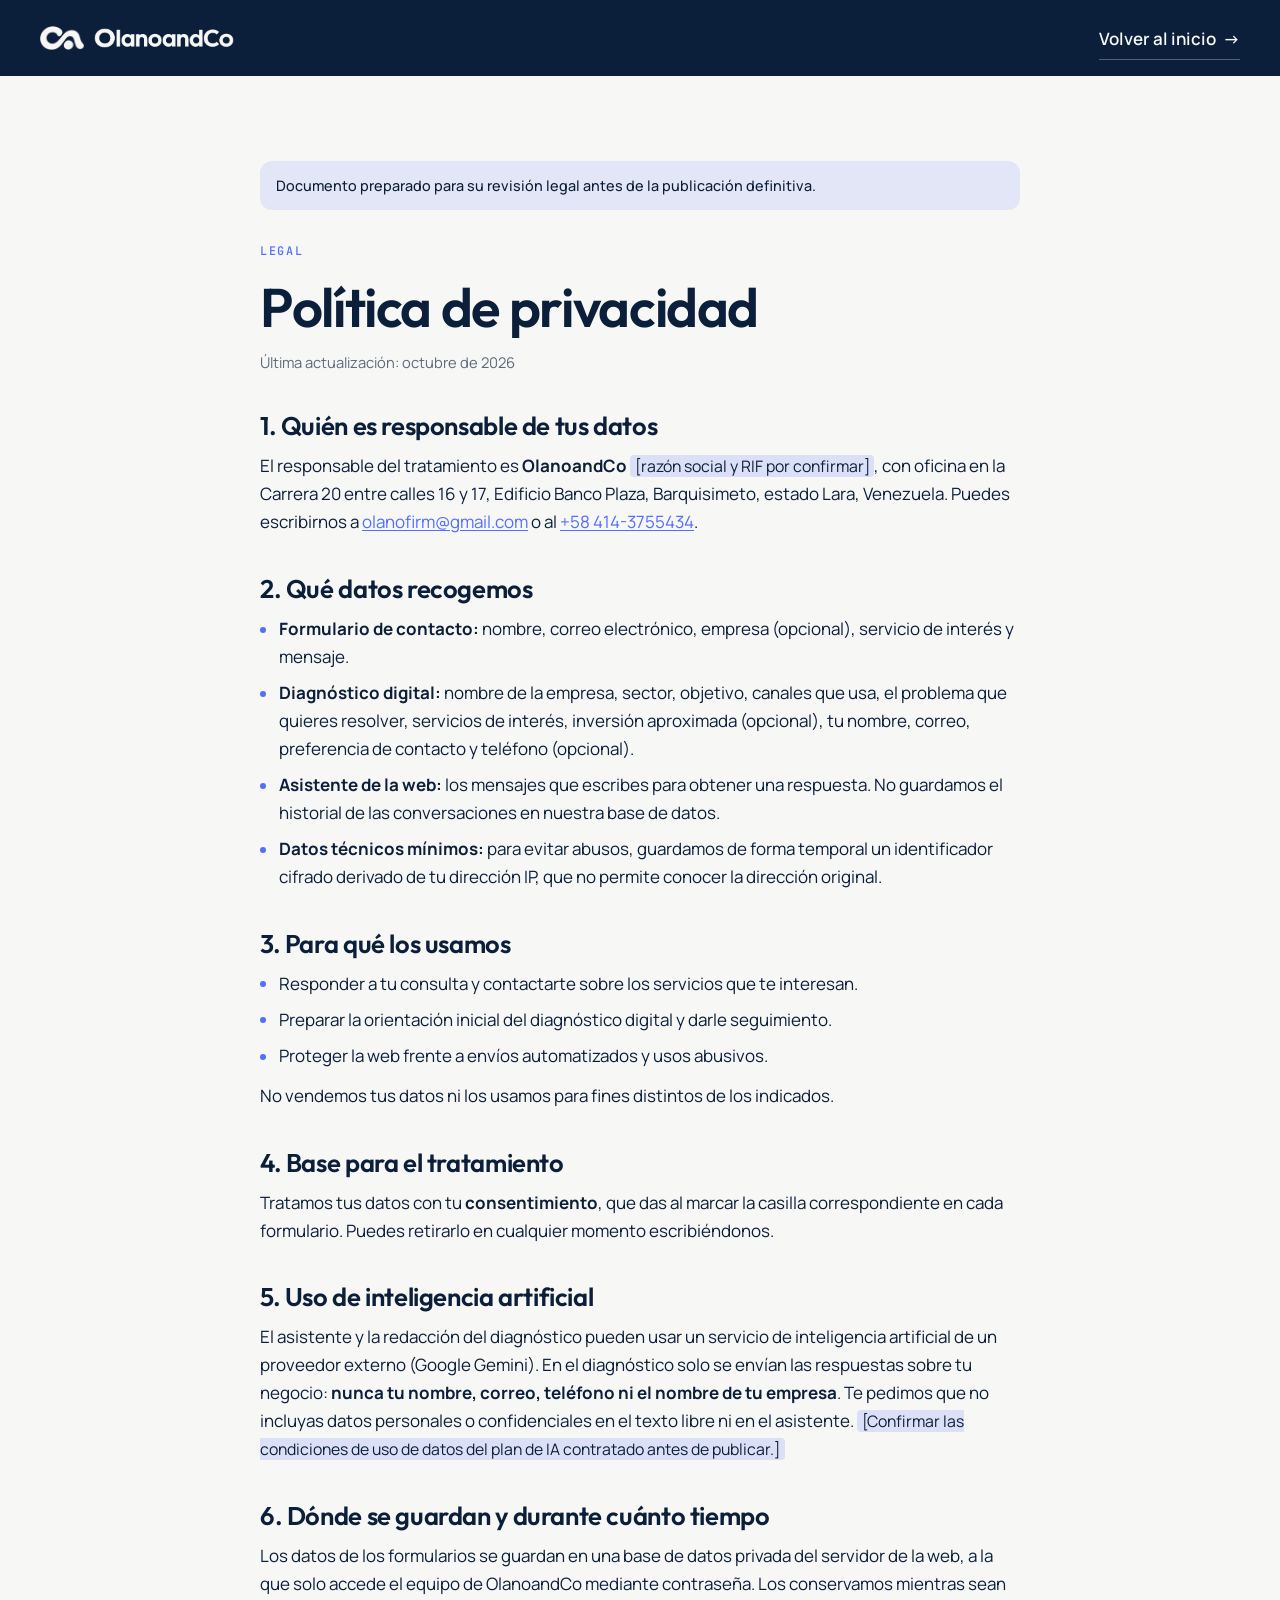
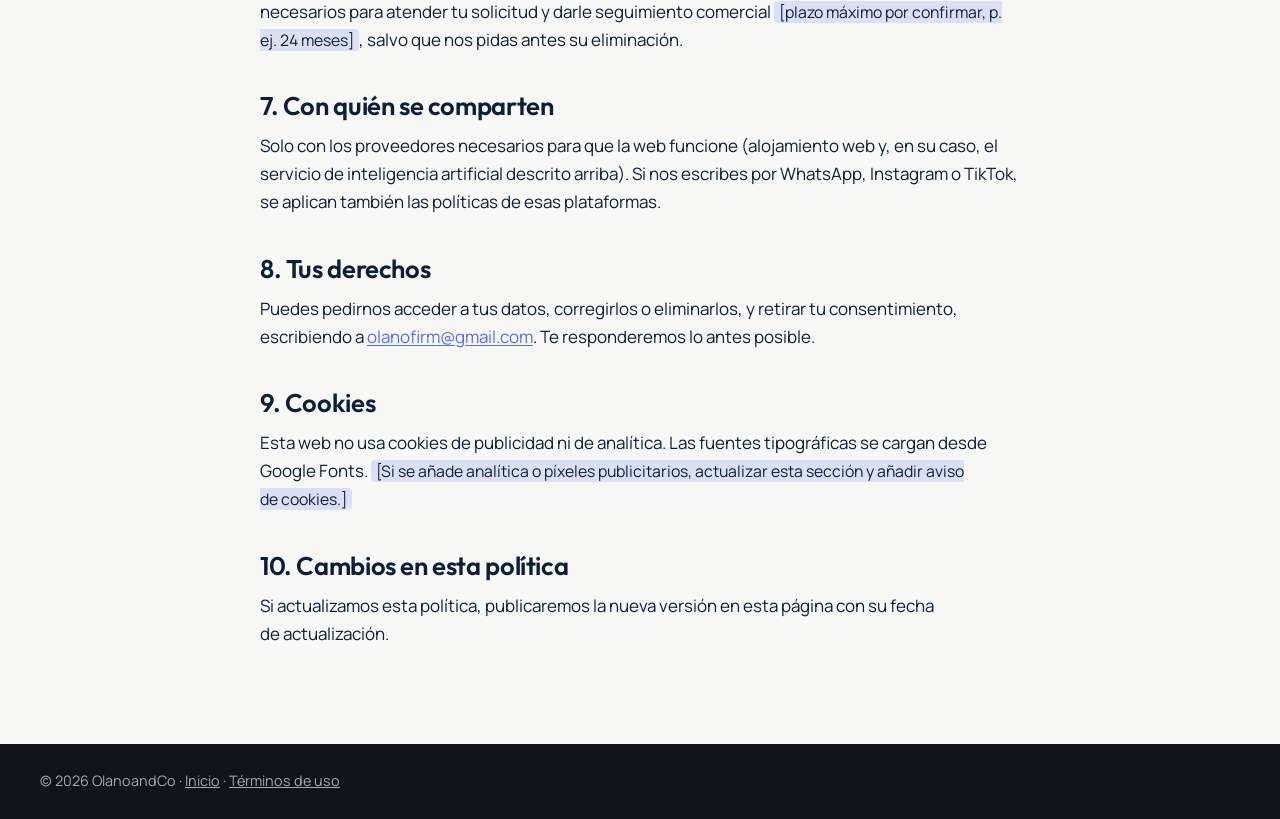
<file: public_html/privacidad.html>
<!doctype html>
<html lang="es-VE">
<head>
  <meta charset="utf-8">
  <meta name="viewport" content="width=device-width, initial-scale=1, viewport-fit=cover">
  <title>Política de privacidad · OlanoandCo</title>
  <meta name="description" content="Cómo trata OlanoandCo los datos que compartes en su web: formulario de contacto, diagnóstico digital y asistente.">
  <meta name="theme-color" content="#0B1F3A">
  <link rel="canonical" href="https://DOMINIO-PENDIENTE/privacidad.html">
  <link rel="icon" type="image/png" sizes="32x32" href="assets/brand/favicon-32.png">
  <link rel="preconnect" href="https://fonts.googleapis.com">
  <link rel="preconnect" href="https://fonts.gstatic.com" crossorigin>
  <link rel="stylesheet" href="https://fonts.googleapis.com/css2?family=Outfit:wght@500;600&family=Manrope:wght@400;600&family=JetBrains+Mono:wght@500&display=swap">
  <link rel="stylesheet" href="styles.css?v=20261123">
</head>
<body class="legal-page">
  <a class="skip-link" href="#contenido">Saltar al contenido</a>
  <header class="legal-header theme-dark">
    <div class="container">
      <a class="brand" href="./" aria-label="Volver al inicio de OlanoandCo">
        <img class="brand-symbol" src="assets/brand/simbolo-blanco.webp" alt="" width="734" height="416">
        <img class="brand-name" src="assets/brand/nombre-blanco.webp" alt="OlanoandCo" width="830" height="120">
      </a>
      <a class="link-arrow" href="./">Volver al inicio</a>
    </div>
  </header>

  <main id="contenido" class="legal container">
    <!-- PENDIENTE DE REVISIÓN LEGAL: confirmar con un profesional antes de publicar.
         Datos a confirmar: razón social / titular (persona o empresa), RIF, plazo de conservación,
         y si se usarán herramientas adicionales (analítica, píxeles publicitarios, CRM). -->
    <p class="legal-note">Documento preparado para su revisión legal antes de la publicación definitiva.</p>
    <p class="kicker">Legal</p>
    <h1>Política de privacidad</h1>
    <p class="legal-updated">Última actualización: octubre de 2026</p>

    <h2>1. Quién es responsable de tus datos</h2>
    <p>El responsable del tratamiento es <strong>OlanoandCo</strong> <span class="pending">[razón social y RIF por confirmar]</span>, con oficina en la Carrera 20 entre calles 16 y 17, Edificio Banco Plaza, Barquisimeto, estado Lara, Venezuela. Puedes escribirnos a <a href="mailto:olanofirm@gmail.com">olanofirm@gmail.com</a> o al <a href="tel:+584143755434">+58 414-3755434</a>.</p>

    <h2>2. Qué datos recogemos</h2>
    <ul>
      <li><strong>Formulario de contacto:</strong> nombre, correo electrónico, empresa (opcional), servicio de interés y mensaje.</li>
      <li><strong>Diagnóstico digital:</strong> nombre de la empresa, sector, objetivo, canales que usa, el problema que quieres resolver, servicios de interés, inversión aproximada (opcional), tu nombre, correo, preferencia de contacto y teléfono (opcional).</li>
      <li><strong>Asistente de la web:</strong> los mensajes que escribes para obtener una respuesta. No guardamos el historial de las conversaciones en nuestra base de datos.</li>
      <li><strong>Datos técnicos mínimos:</strong> para evitar abusos, guardamos de forma temporal un identificador cifrado derivado de tu dirección IP, que no permite conocer la dirección original.</li>
    </ul>

    <h2>3. Para qué los usamos</h2>
    <ul>
      <li>Responder a tu consulta y contactarte sobre los servicios que te interesan.</li>
      <li>Preparar la orientación inicial del diagnóstico digital y darle seguimiento.</li>
      <li>Proteger la web frente a envíos automatizados y usos abusivos.</li>
    </ul>
    <p>No vendemos tus datos ni los usamos para fines distintos de los indicados.</p>

    <h2>4. Base para el tratamiento</h2>
    <p>Tratamos tus datos con tu <strong>consentimiento</strong>, que das al marcar la casilla correspondiente en cada formulario. Puedes retirarlo en cualquier momento escribiéndonos.</p>

    <h2>5. Uso de inteligencia artificial</h2>
    <p>El asistente y la redacción del diagnóstico pueden usar un servicio de inteligencia artificial de un proveedor externo (Google Gemini). En el diagnóstico solo se envían las respuestas sobre tu negocio: <strong>nunca tu nombre, correo, teléfono ni el nombre de tu empresa</strong>. Te pedimos que no incluyas datos personales o confidenciales en el texto libre ni en el asistente. <span class="pending">[Confirmar las condiciones de uso de datos del plan de IA contratado antes de publicar.]</span></p>

    <h2>6. Dónde se guardan y durante cuánto tiempo</h2>
    <p>Los datos de los formularios se guardan en una base de datos privada del servidor de la web, a la que solo accede el equipo de OlanoandCo mediante contraseña. Los conservamos mientras sean necesarios para atender tu solicitud y darle seguimiento comercial <span class="pending">[plazo máximo por confirmar, p. ej. 24 meses]</span>, salvo que nos pidas antes su eliminación.</p>

    <h2>7. Con quién se comparten</h2>
    <p>Solo con los proveedores necesarios para que la web funcione (alojamiento web y, en su caso, el servicio de inteligencia artificial descrito arriba). Si nos escribes por WhatsApp, Instagram o TikTok, se aplican también las políticas de esas plataformas.</p>

    <h2>8. Tus derechos</h2>
    <p>Puedes pedirnos acceder a tus datos, corregirlos o eliminarlos, y retirar tu consentimiento, escribiendo a <a href="mailto:olanofirm@gmail.com">olanofirm@gmail.com</a>. Te responderemos lo antes posible.</p>

    <h2>9. Cookies</h2>
    <p>Esta web no usa cookies de publicidad ni de analítica. Las fuentes tipográficas se cargan desde Google Fonts. <span class="pending">[Si se añade analítica o píxeles publicitarios, actualizar esta sección y añadir aviso de cookies.]</span></p>

    <h2>10. Cambios en esta política</h2>
    <p>Si actualizamos esta política, publicaremos la nueva versión en esta página con su fecha de actualización.</p>
  </main>

  <footer class="legal-footer theme-ink">
    <div class="container">
      <p>© 2026 OlanoandCo · <a href="./">Inicio</a> · <a href="terminos.html">Términos de uso</a></p>
    </div>
  </footer>
</body>
</html>
</file>
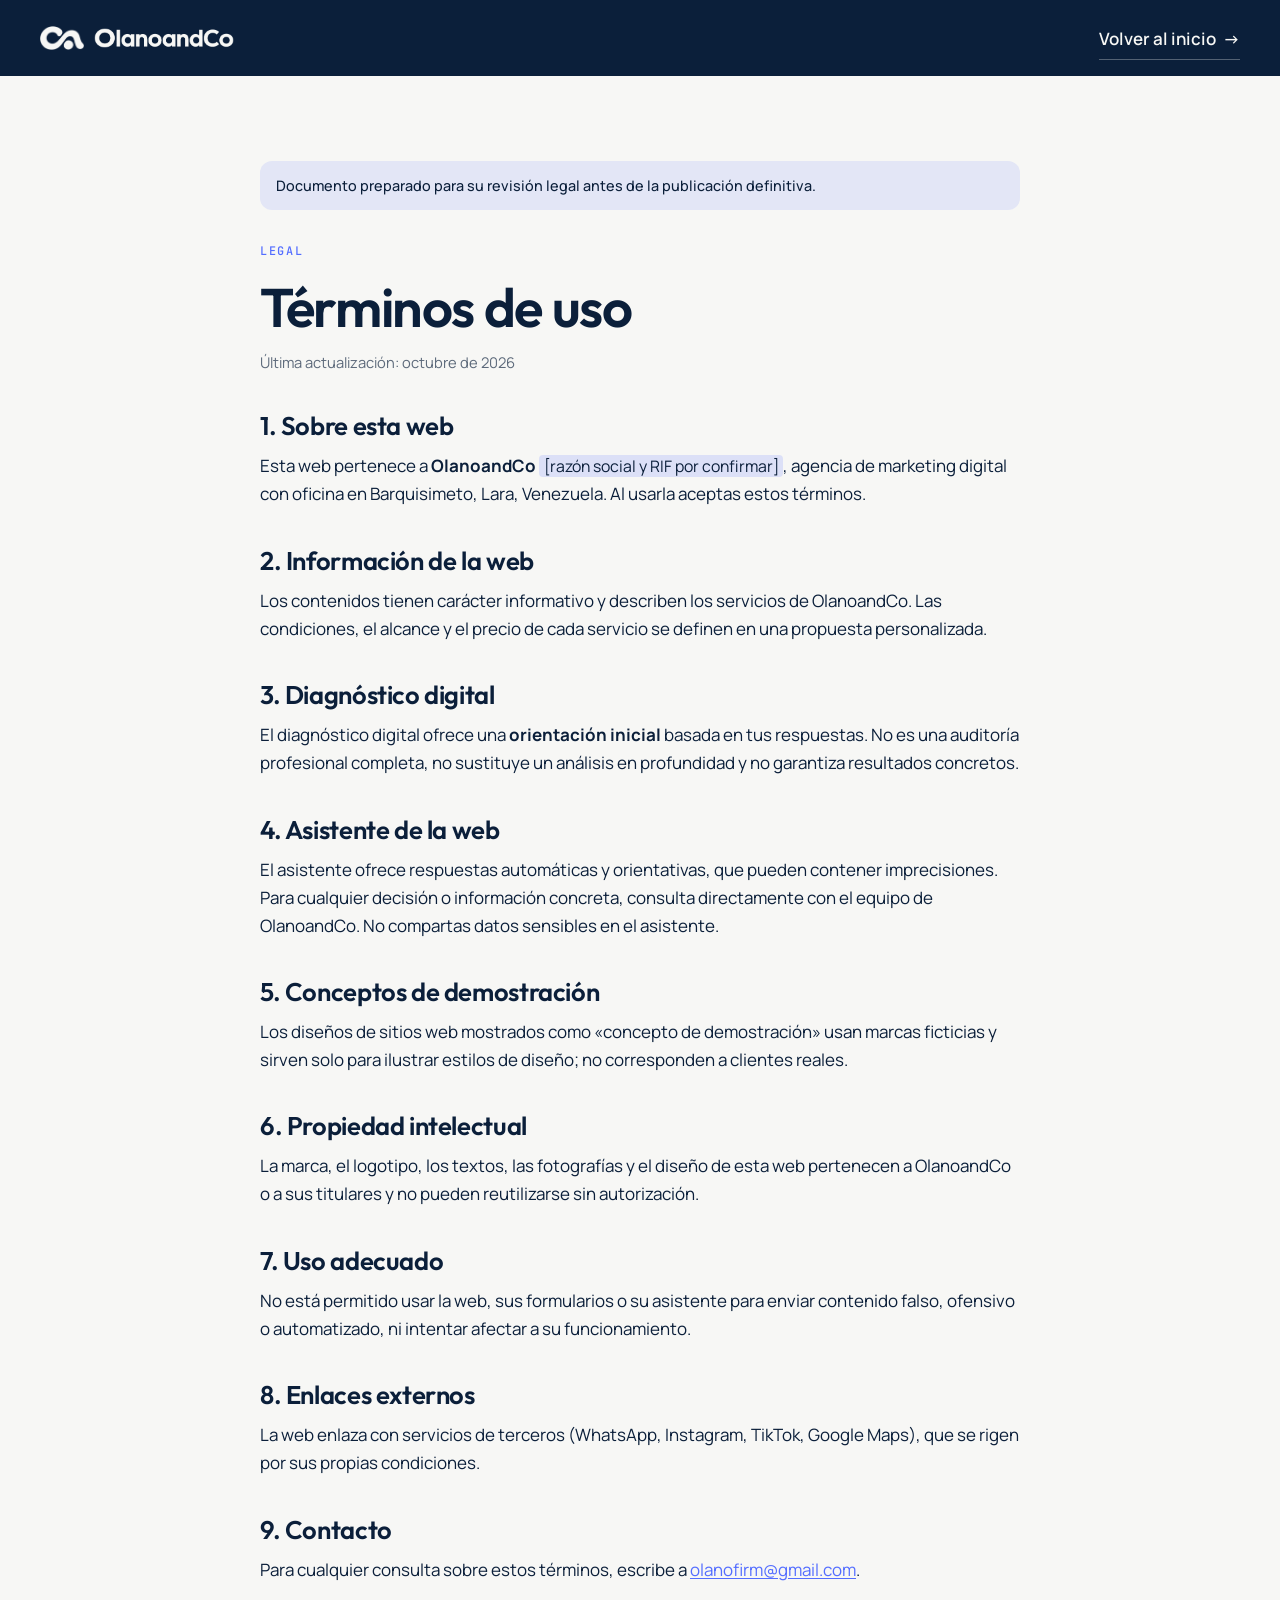
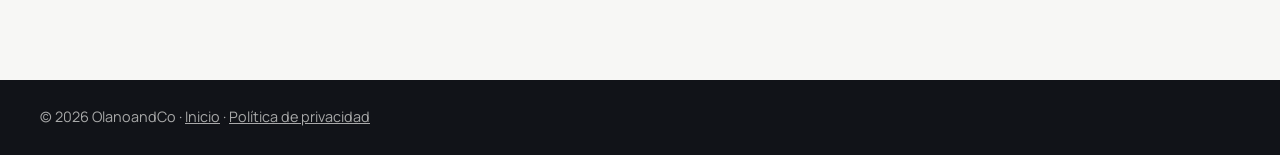
<file: public_html/terminos.html>
<!doctype html>
<html lang="es-VE">
<head>
  <meta charset="utf-8">
  <meta name="viewport" content="width=device-width, initial-scale=1, viewport-fit=cover">
  <title>Términos de uso · OlanoandCo</title>
  <meta name="description" content="Condiciones de uso de la web de OlanoandCo, su diagnóstico digital y su asistente.">
  <meta name="theme-color" content="#0B1F3A">
  <link rel="canonical" href="https://DOMINIO-PENDIENTE/terminos.html">
  <link rel="icon" type="image/png" sizes="32x32" href="assets/brand/favicon-32.png">
  <link rel="preconnect" href="https://fonts.googleapis.com">
  <link rel="preconnect" href="https://fonts.gstatic.com" crossorigin>
  <link rel="stylesheet" href="https://fonts.googleapis.com/css2?family=Outfit:wght@500;600&family=Manrope:wght@400;600&family=JetBrains+Mono:wght@500&display=swap">
  <link rel="stylesheet" href="styles.css?v=20261123">
</head>
<body class="legal-page">
  <a class="skip-link" href="#contenido">Saltar al contenido</a>
  <header class="legal-header theme-dark">
    <div class="container">
      <a class="brand" href="./" aria-label="Volver al inicio de OlanoandCo">
        <img class="brand-symbol" src="assets/brand/simbolo-blanco.webp" alt="" width="734" height="416">
        <img class="brand-name" src="assets/brand/nombre-blanco.webp" alt="OlanoandCo" width="830" height="120">
      </a>
      <a class="link-arrow" href="./">Volver al inicio</a>
    </div>
  </header>

  <main id="contenido" class="legal container">
    <!-- PENDIENTE DE REVISIÓN LEGAL: confirmar titular, RIF y legislación aplicable antes de publicar. -->
    <p class="legal-note">Documento preparado para su revisión legal antes de la publicación definitiva.</p>
    <p class="kicker">Legal</p>
    <h1>Términos de uso</h1>
    <p class="legal-updated">Última actualización: octubre de 2026</p>

    <h2>1. Sobre esta web</h2>
    <p>Esta web pertenece a <strong>OlanoandCo</strong> <span class="pending">[razón social y RIF por confirmar]</span>, agencia de marketing digital con oficina en Barquisimeto, Lara, Venezuela. Al usarla aceptas estos términos.</p>

    <h2>2. Información de la web</h2>
    <p>Los contenidos tienen carácter informativo y describen los servicios de OlanoandCo. Las condiciones, el alcance y el precio de cada servicio se definen en una propuesta personalizada.</p>

    <h2>3. Diagnóstico digital</h2>
    <p>El diagnóstico digital ofrece una <strong>orientación inicial</strong> basada en tus respuestas. No es una auditoría profesional completa, no sustituye un análisis en profundidad y no garantiza resultados concretos.</p>

    <h2>4. Asistente de la web</h2>
    <p>El asistente ofrece respuestas automáticas y orientativas, que pueden contener imprecisiones. Para cualquier decisión o información concreta, consulta directamente con el equipo de OlanoandCo. No compartas datos sensibles en el asistente.</p>

    <h2>5. Conceptos de demostración</h2>
    <p>Los diseños de sitios web mostrados como «concepto de demostración» usan marcas ficticias y sirven solo para ilustrar estilos de diseño; no corresponden a clientes reales.</p>

    <h2>6. Propiedad intelectual</h2>
    <p>La marca, el logotipo, los textos, las fotografías y el diseño de esta web pertenecen a OlanoandCo o a sus titulares y no pueden reutilizarse sin autorización.</p>

    <h2>7. Uso adecuado</h2>
    <p>No está permitido usar la web, sus formularios o su asistente para enviar contenido falso, ofensivo o automatizado, ni intentar afectar a su funcionamiento.</p>

    <h2>8. Enlaces externos</h2>
    <p>La web enlaza con servicios de terceros (WhatsApp, Instagram, TikTok, Google Maps), que se rigen por sus propias condiciones.</p>

    <h2>9. Contacto</h2>
    <p>Para cualquier consulta sobre estos términos, escribe a <a href="mailto:olanofirm@gmail.com">olanofirm@gmail.com</a>.</p>
  </main>

  <footer class="legal-footer theme-ink">
    <div class="container">
      <p>© 2026 OlanoandCo · <a href="./">Inicio</a> · <a href="privacidad.html">Política de privacidad</a></p>
    </div>
  </footer>
</body>
</html>
</file>
<file: public_html/styles.css>
/* =============================================================
   OlanoandCo — styles.css
   1. Tokens · 2. Reset · 3. Utilidades · 4. Tipografía
   5. Componentes · 6. Secciones · 7. Flotantes y chat
   8. Efectos · 9. Responsive · 10. Movimiento reducido
   ============================================================= */

/* 1. Tokens ---------------------------------------------------- */
:root {
  --navy: #0B1F3A;
  --blue: #536DFF;
  --white: #F7F7F5;
  --ink: #111318;

  /* Derivados de la paleta oficial (solo transparencias) */
  --navy-90: rgba(11, 31, 58, .9);
  --navy-70: rgba(11, 31, 58, .72);
  --navy-12: rgba(11, 31, 58, .12);
  --navy-06: rgba(11, 31, 58, .06);
  --white-80: rgba(247, 247, 245, .8);
  --white-64: rgba(247, 247, 245, .66);
  --white-14: rgba(247, 247, 245, .14);
  --white-08: rgba(247, 247, 245, .08);
  --blue-20: rgba(83, 109, 255, .2);
  --blue-12: rgba(83, 109, 255, .12);
  --blue-light: #8E9FFF; /* azul eléctrico aclarado para texto sobre fondo oscuro (contraste AA) */

  --display: "Outfit", system-ui, sans-serif;
  --sans: "Manrope", system-ui, -apple-system, "Segoe UI", sans-serif;
  --mono: "JetBrains Mono", ui-monospace, Menlo, monospace;

  --gutter: clamp(1.15rem, 4.5vw, 2.5rem);
  --max: 1240px;
  --section: clamp(4.5rem, 11vw, 8.5rem);
  --radius: 18px;
  --radius-sm: 12px;
  --header-h: 68px;

  --ease-out: cubic-bezier(0.16, 1, 0.3, 1);
  --ease-soft: cubic-bezier(0.25, 0.46, 0.45, 0.94);
}

/* 2. Reset ----------------------------------------------------- */
*, *::before, *::after { box-sizing: border-box; margin: 0; padding: 0; }
html { -webkit-text-size-adjust: 100%; scroll-behavior: smooth; scroll-padding-top: calc(var(--header-h) + 12px); overflow-x: clip; }
body {
  font-family: var(--sans);
  font-size: 1.0625rem;
  line-height: 1.65;
  color: var(--navy);
  background: var(--white);
  -webkit-font-smoothing: antialiased;
  text-rendering: optimizeLegibility;
  overflow-x: clip;
}
img, svg, video { display: block; max-width: 100%; }
img { height: auto; }
button, input, select, textarea { font: inherit; color: inherit; }
button { cursor: pointer; border: 0; background: none; }
a { color: inherit; text-decoration: none; }
ul, ol { list-style: none; }
p { text-wrap: pretty; }
h1, h2, h3, h4 { font-family: var(--display); font-weight: 600; line-height: 1.06; letter-spacing: -0.025em; text-wrap: balance; }
::selection { background: var(--blue); color: var(--white); }
:focus-visible { outline: 2px solid var(--blue); outline-offset: 3px; border-radius: 6px; }
[hidden] { display: none !important; }

/* 3. Utilidades ------------------------------------------------ */
.container { width: 100%; max-width: calc(var(--max) + var(--gutter) * 2); margin-inline: auto; padding-inline: var(--gutter); }
.sr-only { position: absolute; width: 1px; height: 1px; padding: 0; margin: -1px; overflow: hidden; clip: rect(0 0 0 0); white-space: nowrap; border: 0; }
.skip-link { position: fixed; top: -100px; left: 1rem; z-index: 999; padding: .6rem 1rem; background: var(--white); color: var(--navy); border-radius: 10px; font-weight: 600; }
.skip-link:focus { top: 1rem; }
.sprite { position: absolute; }
.i { width: 1.15em; height: 1.15em; flex: none; }
.hp { position: absolute; left: -9999px; width: 1px; height: 1px; overflow: hidden; }

.theme-dark { background: var(--navy); color: var(--white); }
.theme-ink { background: var(--ink); color: var(--white); }
.theme-light { background: var(--white); color: var(--navy); }

/* 4. Tipografía ------------------------------------------------ */
.kicker, .eyebrow, .member-role, .step-n, .mc-label, .demo-tag, .diag-count {
  font-family: var(--mono);
  font-size: .74rem;
  font-weight: 500;
  letter-spacing: .14em;
  text-transform: uppercase;
}
.kicker { color: var(--blue); margin-bottom: 1.1rem; }
.theme-dark .kicker, .theme-ink .kicker { color: var(--blue-light); }

.section-title { font-size: clamp(2.1rem, 6.4vw, 4rem); max-width: 18ch; }
.section-title em { font-style: normal; color: var(--blue); }
.theme-dark .section-title em, .theme-ink .section-title em { color: var(--blue-light); }
.section-lead { margin-top: 1.3rem; max-width: 56ch; font-size: clamp(1.02rem, 2.4vw, 1.15rem); opacity: .82; }

/* 5. Componentes ----------------------------------------------- */
.btn {
  display: inline-flex; align-items: center; justify-content: center; gap: .55rem;
  min-height: 52px; padding: .8rem 1.5rem;
  border-radius: 999px;
  font-family: var(--display); font-weight: 600; font-size: 1rem; letter-spacing: -.005em;
  transition: transform .35s var(--ease-out), background-color .25s, color .25s, box-shadow .35s var(--ease-out), border-color .25s;
  white-space: nowrap;
}
.btn .i { transition: transform .35s var(--ease-out); }
.btn:hover .i { transform: translateX(3px); }
.btn-sm { min-height: 44px; padding: .55rem 1.1rem; font-size: .93rem; }
.btn-primary { background: var(--blue); color: var(--white); box-shadow: 0 10px 30px -12px rgba(83, 109, 255, .7); }
.btn-primary:hover { transform: translateY(-2px); box-shadow: 0 18px 38px -14px rgba(83, 109, 255, .85); }
.btn-ghost { border: 1.5px solid var(--white-14); color: var(--white); background: var(--white-08); }
.btn-ghost:hover { border-color: var(--white-64); }
.btn-dark { background: var(--navy); color: var(--white); }
.theme-dark .btn-dark, .theme-ink .btn-dark { background: var(--white); color: var(--navy); }
.btn-dark:hover { transform: translateY(-2px); }
.btn-text { min-height: 52px; padding: .8rem 1rem; font-weight: 600; color: inherit; opacity: .72; }
.btn-text:hover { opacity: 1; }
.btn[disabled], .btn.is-loading { opacity: .65; pointer-events: none; }

.link-arrow { display: inline-flex; align-items: center; gap: .45rem; font-weight: 600; min-height: 44px; border-bottom: 1.5px solid currentColor; border-bottom-color: color-mix(in srgb, currentColor 30%, transparent); width: fit-content; line-height: 1.2; padding-top: .2rem; transition: border-color .25s; }
.link-arrow::after { content: "→"; transition: transform .35s var(--ease-out); }
.link-arrow:hover { border-bottom-color: currentColor; }
.link-arrow:hover::after { transform: translateX(3px); }

.cta-row { display: flex; flex-wrap: wrap; align-items: center; gap: .9rem 1.4rem; margin-top: 2rem; }

.check-list { margin-top: 1.8rem; display: grid; gap: .8rem; }
.check-list li { position: relative; padding-left: 1.9rem; }
.check-list li::before { content: ""; position: absolute; left: 0; top: .5em; width: 1.05rem; height: .55rem; border-left: 2px solid var(--blue-light); border-bottom: 2px solid var(--blue-light); transform: rotate(-45deg) translateY(-30%); }

/* Mockups (dibujados en CSS, ligeros y nítidos) */
.mock-browser { background: #fff; border-radius: 14px; overflow: hidden; box-shadow: 0 40px 80px -30px rgba(0, 0, 0, .55), 0 0 0 1px rgba(11, 31, 58, .08); color: var(--navy); }
.mock-bar { display: flex; align-items: center; gap: 6px; padding: 10px 12px; background: #EDEDEA; }
.mock-bar i { width: 9px; height: 9px; border-radius: 50%; background: rgba(11, 31, 58, .18); }
.mock-url { margin-left: 10px; flex: 1; max-width: 60%; padding: 3px 10px; border-radius: 6px; background: var(--white); font-family: var(--mono); font-size: 10px; color: rgba(11, 31, 58, .55); white-space: nowrap; overflow: hidden; text-overflow: ellipsis; }

.mock-phone { position: relative; width: 210px; aspect-ratio: 9 / 18.5; border-radius: 34px; padding: 10px; background: var(--ink); box-shadow: 0 40px 80px -28px rgba(0, 0, 0, .6), inset 0 0 0 1.5px rgba(255, 255, 255, .12); overflow: hidden; }
.phone-notch { position: absolute; top: 14px; left: 50%; translate: -50% 0; width: 64px; height: 18px; border-radius: 12px; background: var(--ink); z-index: 3; }

/* Formularios */
.field { display: grid; gap: .45rem; width: 100%; }
.field-label { font-size: .92rem; font-weight: 600; }
.field-label small { font-weight: 500; opacity: .65; }
.field input, .field select, .field textarea {
  width: 100%; min-height: 52px; padding: .8rem 1rem;
  border-radius: var(--radius-sm);
  border: 1.5px solid var(--navy-12); background: #fff; color: var(--navy);
  font-size: 1rem; /* evita el zoom de iOS */
  transition: border-color .2s, box-shadow .2s;
}
.field textarea { resize: vertical; min-height: 120px; }
.field input:focus, .field select:focus, .field textarea:focus { outline: none; border-color: var(--blue); box-shadow: 0 0 0 4px var(--blue-12); }
.field [aria-invalid="true"] { border-color: #C2410C; }
.field-row { display: grid; gap: 1rem; }
.field-hint { font-size: .9rem; opacity: .7; margin-top: -.2rem; }
.check { display: flex; gap: .75rem; align-items: flex-start; font-size: .93rem; line-height: 1.5; cursor: pointer; }
.check input { flex: none; width: 22px; height: 22px; margin-top: 1px; accent-color: var(--blue); }
.check a { text-decoration: underline; text-underline-offset: 2px; }
.form-error { padding: .8rem 1rem; border-radius: var(--radius-sm); background: #FFF1EC; color: #9A3412; font-size: .94rem; font-weight: 500; }
.form-ok a { text-decoration: underline; font-weight: 600; }
.form-ok { padding: .9rem 1rem; border-radius: var(--radius-sm); background: var(--blue-12); color: inherit; font-weight: 500; }

/* 6. Secciones ------------------------------------------------- */

/* Header */
.site-header { position: fixed; inset: 0 0 auto; z-index: 50; height: var(--header-h); color: var(--white); transition: background-color .35s, box-shadow .35s, transform .45s var(--ease-out); }
.site-header.is-scrolled { background: var(--navy-90); box-shadow: 0 1px 0 var(--white-08); }
@supports (backdrop-filter: blur(14px)) { .site-header.is-scrolled { background: rgba(11, 31, 58, .78); backdrop-filter: blur(14px) saturate(140%); -webkit-backdrop-filter: blur(14px) saturate(140%); } }
.header-inner { height: 100%; display: flex; align-items: center; justify-content: space-between; gap: 1rem; }
.brand { display: flex; align-items: center; gap: .6rem; min-height: 44px; }
.brand-symbol { width: 40px; }
.brand-name { width: 128px; }
.menu-toggle { width: 48px; height: 48px; display: grid; place-items: center; border-radius: 50%; }
.menu-bars, .menu-bars::before, .menu-bars::after { display: block; width: 22px; height: 2px; border-radius: 2px; background: currentColor; transition: transform .35s var(--ease-out), opacity .2s; }
.menu-bars { position: relative; }
.menu-bars::before, .menu-bars::after { content: ""; position: absolute; left: 0; }
.menu-bars::before { top: -7px; }
.menu-bars::after { top: 7px; }
.menu-toggle[aria-expanded="true"] .menu-bars { background: transparent; }
.menu-toggle[aria-expanded="true"] .menu-bars::before { transform: translateY(7px) rotate(45deg); }
.menu-toggle[aria-expanded="true"] .menu-bars::after { transform: translateY(-7px) rotate(-45deg); }

.main-nav { position: fixed; inset: var(--header-h) 0 auto; height: calc(100dvh - var(--header-h)); padding: 1.5rem var(--gutter) 2rem; background: var(--navy); display: flex; flex-direction: column; justify-content: space-between; opacity: 0; visibility: hidden; transform: translateY(-8px); transition: opacity .3s, transform .4s var(--ease-out), visibility 0s .4s; overflow-y: auto; }
.main-nav.is-open { opacity: 1; visibility: visible; transform: none; transition: opacity .3s, transform .4s var(--ease-out); }
.main-nav ul { display: grid; }
.main-nav li a { display: block; padding: .85rem 0; font-family: var(--display); font-size: 1.7rem; font-weight: 500; border-bottom: 1px solid var(--white-08); }
.nav-cta { margin-top: 1.5rem; align-self: stretch; min-height: 54px; }
/* Sin JS el menú queda accesible */
.no-js .main-nav { position: static; height: auto; opacity: 1; visibility: visible; transform: none; }

/* Hero */
.hero { position: relative; min-height: 100vh; min-height: 100svh; padding: calc(var(--header-h) + 2.2rem) 0 0; overflow: clip; isolation: isolate; display: flex; flex-direction: column; background: #081428; }
.hero-bg { position: absolute; inset: 0; z-index: -1; overflow: hidden; }
.aurora { position: absolute; border-radius: 50%; filter: blur(70px); opacity: .55; will-change: transform; }
.aurora.a1 { width: 60vmax; height: 60vmax; right: -18vmax; top: -22vmax; background: radial-gradient(closest-side, #536DFF, transparent); animation: drift1 18s ease-in-out infinite alternate; }
.aurora.a2 { width: 46vmax; height: 46vmax; left: -20vmax; bottom: -24vmax; background: radial-gradient(closest-side, rgba(83, 109, 255, .7), transparent); opacity: .35; animation: drift2 22s ease-in-out infinite alternate; }
.aurora.a3 { width: 30vmax; height: 30vmax; left: 40%; top: 30%; background: radial-gradient(closest-side, rgba(142, 159, 255, .55), transparent); opacity: .22; animation: drift3 26s ease-in-out infinite alternate; }
.hero-grid-bg { position: absolute; inset: 0; background-image: linear-gradient(var(--white-08) 1px, transparent 1px), linear-gradient(90deg, var(--white-08) 1px, transparent 1px); background-size: 64px 64px; mask-image: radial-gradient(75% 65% at 65% 40%, #000 0%, transparent 78%); -webkit-mask-image: radial-gradient(75% 65% at 65% 40%, #000 0%, transparent 78%); opacity: .5; animation: gridPan 30s linear infinite; }
.hero-noise { position: absolute; inset: 0; background: linear-gradient(180deg, transparent 60%, #081428 100%); }
.hero-layout { flex: 1; display: grid; gap: 2.5rem; align-items: center; padding-bottom: 2.5rem; }

.eyebrow { display: inline-flex; align-items: center; gap: .6rem; color: var(--white-80); margin-bottom: 1.6rem; padding: .45rem .9rem .45rem .7rem; border-radius: 999px; background: var(--white-08); box-shadow: inset 0 0 0 1px var(--white-14); backdrop-filter: blur(8px); }
.live-dot { position: relative; width: 8px; height: 8px; border-radius: 50%; background: #3DDC97; flex: none; }
.live-dot::after { content: ""; position: absolute; inset: -4px; border-radius: 50%; border: 1.5px solid #3DDC97; animation: ping 2s var(--ease-out) infinite; }

.hero-title { font-size: clamp(2.6rem, 8.6vw, 5.4rem); line-height: 1.0; letter-spacing: -.045em; }
.hl { display: block; overflow: hidden; padding-bottom: .08em; margin-bottom: -.08em; }
.hl-rotator { color: var(--blue-light); }
.rotator { position: relative; display: inline-grid; clip-path: inset(-0.05em -0.5em -0.18em -0.5em); }
.rot-word { grid-area: 1 / 1; white-space: nowrap; opacity: 0; transform: translateY(70%); filter: blur(6px); transition: opacity .6s var(--ease-out), transform .8s var(--ease-out), filter .6s; background: linear-gradient(90deg, #8E9FFF, #C9D1FF 50%, #8E9FFF); -webkit-background-clip: text; background-clip: text; color: transparent; background-size: 200% 100%; animation: shine 4s linear infinite; }
.rot-word.is-active { opacity: 1; transform: none; filter: none; }
.rot-word.is-leaving { opacity: 0; transform: translateY(-70%); filter: blur(6px); }

.hero-lead { margin-top: 1.5rem; max-width: 46ch; font-size: clamp(1.05rem, 2.6vw, 1.22rem); color: var(--white-80); }
.hero-actions { display: flex; flex-wrap: wrap; gap: .8rem; margin-top: 2rem; }
.btn-glow { position: relative; overflow: hidden; }
.btn-glow::before { content: ""; position: absolute; inset: 0; background: linear-gradient(110deg, transparent 30%, rgba(255, 255, 255, .35) 50%, transparent 70%); transform: translateX(-120%); animation: sweep 3.8s 1.8s ease-in-out infinite; }

.hero-trust { display: inline-flex; align-items: center; gap: .9rem; margin-top: 2.2rem; padding: .5rem 1.1rem .5rem .5rem; border-radius: 999px; background: var(--white-08); box-shadow: inset 0 0 0 1px var(--white-14); transition: background-color .3s, box-shadow .3s; }
.hero-trust:hover { background: var(--white-14); box-shadow: inset 0 0 0 1px var(--white-64); }
.trust-stack { display: flex; flex: none; }
.eyebrow-city { display: none; }
.trust-stack img { width: 30px; height: 30px; border-radius: 50%; box-shadow: 0 0 0 2.5px #0E1E3A; background: #fff; }
.trust-stack img + img { margin-left: -10px; }
.trust-text { display: grid; line-height: 1.25; font-size: .82rem; }
.trust-text b { font-weight: 600; color: var(--white); }
.trust-text span { color: var(--blue-light); font-weight: 600; }
.trust-text span::after { content: " →"; }

/* Entrada en cascada al cargar */
.js .hero-in { display: inline-block; opacity: 0; transform: translateY(40px); animation: heroIn 1.1s var(--ease-out) forwards; animation-delay: calc(.15s + var(--i, 0) * .11s); }
.js .hl .hero-in { transform: translateY(105%); }
.js p.hero-in, .js .hero-actions.hero-in { display: block; }
.js .hero-actions.hero-in { display: flex; }
.js a.hero-trust.hero-in { display: inline-flex; }

/* Órbita */
.hero-orbit { --size: min(76vw, 420px); position: relative; width: var(--size); height: var(--size); margin-inline: auto; opacity: 0; animation: orbitIn 1.4s .5s var(--ease-out) forwards; }
.orbit-core { position: absolute; left: 50%; top: 50%; width: 30%; aspect-ratio: 1; translate: -50% -50%; display: grid; place-items: center; border-radius: 50%; background: radial-gradient(circle at 35% 30%, #6C83FF, #2B3FB8 70%); box-shadow: 0 0 60px rgba(83, 109, 255, .65), inset 0 0 0 1px rgba(255, 255, 255, .25); z-index: 3; }
.orbit-core img { width: 58%; height: auto; }
.core-pulse { position: absolute; inset: 0; border-radius: 50%; border: 1.5px solid rgba(142, 159, 255, .7); animation: corePulse 3.2s var(--ease-out) infinite; }
.core-pulse.p2 { animation-delay: 1.6s; }
.ring { position: absolute; left: 50%; top: 50%; border-radius: 50%; translate: -50% -50%; border: 1px solid var(--white-14); }
.ring-1 { width: 62%; height: 62%; border-style: dashed; animation: spin 40s linear infinite reverse; }
.ring-2 { width: 98%; height: 98%; animation: spin 60s linear infinite; }
.ring-dot { position: absolute; top: -4px; left: 50%; width: 8px; height: 8px; margin-left: -4px; border-radius: 50%; background: var(--blue-light); box-shadow: 0 0 14px var(--blue-light); }
.orbit { position: absolute; inset: 0; animation: spin var(--t, 36s) linear infinite; }
.orbit-a { --r: .49; --t: 38s; }
.orbit-b { --r: .31; --t: 26s; animation-direction: reverse; }
.planet { position: absolute; left: 50%; top: 50%; width: 19%; aspect-ratio: 1; margin: -9.5% 0 0 -9.5%; transform: rotate(var(--a)) translateY(calc(var(--size) * var(--r) * -1)) rotate(calc(var(--a) * -1)); }
.orbit-b .planet { width: 15%; margin: -7.5% 0 0 -7.5%; }
.planet img { width: 100%; height: 100%; border-radius: 50%; background: #fff; box-shadow: 0 12px 30px -8px rgba(0, 0, 0, .6), 0 0 0 3px rgba(255, 255, 255, .12); animation: spin var(--t) linear infinite reverse; }
.orbit-b .planet img { animation-direction: normal; }

.hchip { position: absolute; z-index: 4; display: flex; align-items: center; gap: .55rem; padding: .5rem .8rem .5rem .5rem; border-radius: 14px; background: rgba(12, 22, 44, .78); backdrop-filter: blur(12px); -webkit-backdrop-filter: blur(12px); box-shadow: 0 18px 40px -16px rgba(0, 0, 0, .7), inset 0 0 0 1px var(--white-14); font-size: .72rem; line-height: 1.2; white-space: nowrap; opacity: 0; animation: chipIn .9s var(--ease-out) forwards, float 7s ease-in-out infinite; }
.hchip b { display: block; font-family: var(--display); font-weight: 600; font-size: .82rem; color: var(--white); }
.hchip small { color: var(--white-64); }
.hchip-ico { flex: none; width: 30px; height: 30px; border-radius: 9px; display: grid; place-items: center; background: var(--blue); color: #fff; font-family: var(--display); font-weight: 700; font-size: .72rem; }
.hchip-ico.ok { background: rgba(61, 220, 151, .16); color: #3DDC97; }
.hchip-ico.brand { background: rgba(142, 159, 255, .18); color: var(--blue-light); }
.hchip-ico .i { width: 16px; height: 16px; }
.hchip-1 { left: 0; top: 6%; animation-delay: 1.1s, 1.1s; }
.hchip-2 { right: 0; top: 22%; animation-delay: 1.3s, -2s; }
.hchip-3 { left: 0; bottom: 14%; animation-delay: 1.5s, -4s; }
.hchip-4 { right: 0; bottom: 2%; animation-delay: 1.7s, -1s; }

/* Cinta de servicios */
.hero-marquee { position: relative; border-top: 1px solid var(--white-14); padding: 1.05rem 0; overflow: hidden; mask-image: linear-gradient(90deg, transparent, #000 10%, #000 90%, transparent); -webkit-mask-image: linear-gradient(90deg, transparent, #000 10%, #000 90%, transparent); }
.marquee-track { display: flex; align-items: center; gap: 1.6rem; width: max-content; animation: marquee 38s linear infinite; font-family: var(--display); font-weight: 500; font-size: clamp(1rem, 2.4vw, 1.25rem); color: var(--white-64); }
.marquee-track i { width: 7px; height: 7px; border-radius: 50%; background: var(--blue); flex: none; }

@keyframes heroIn { to { opacity: 1; transform: none; } }
@keyframes orbitIn { from { opacity: 0; transform: scale(.85) rotate(-12deg); } to { opacity: 1; transform: none; } }
@keyframes chipIn { from { opacity: 0; scale: .9; } to { opacity: 1; scale: 1; } }
@keyframes spin { to { rotate: 360deg; } }
@keyframes corePulse { 0% { transform: scale(1); opacity: .9; } 100% { transform: scale(2.1); opacity: 0; } }
@keyframes ping { 0% { transform: scale(.6); opacity: 1; } 100% { transform: scale(1.8); opacity: 0; } }
@keyframes shine { to { background-position: -200% 0; } }
@keyframes sweep { 0%, 60% { transform: translateX(-120%); } 100% { transform: translateX(120%); } }
@keyframes marquee { to { transform: translateX(-50%); } }
@keyframes gridPan { to { background-position: 64px 64px, 64px 64px; } }
@keyframes drift1 { to { transform: translate(-8vmax, 6vmax) scale(1.1); } }
@keyframes drift2 { to { transform: translate(10vmax, -6vmax) scale(1.15); } }
@keyframes drift3 { to { transform: translate(-12vmax, 8vmax) scale(.9); } }

.mock-card { width: 200px; padding: 14px 14px 12px; border-radius: 14px; background: rgba(17, 19, 24, .92); }
.mc-label { font-size: .6rem; color: var(--white-64); margin-bottom: .6rem; }
.demo-tag { color: var(--white-64); font-size: .64rem; }

/* Clientes */
.clients { padding: var(--section) 0; }
.clients-lead { margin-top: 1.2rem; max-width: 52ch; color: var(--navy-70); font-size: 1.08rem; }
.clients-grid { margin-top: clamp(2.2rem, 6vw, 3.5rem); display: grid; gap: 1rem; }
.client { display: grid; align-content: start; gap: 1.3rem; padding: 1.5rem; border-radius: var(--radius); background: #fff; box-shadow: 0 0 0 1px var(--navy-06), 0 20px 50px -35px rgba(11, 31, 58, .35); transition: transform .5s var(--ease-out), box-shadow .5s var(--ease-out); }
.client:hover { transform: translateY(-4px); box-shadow: 0 0 0 1px var(--navy-12), 0 30px 60px -30px rgba(11, 31, 58, .4); }
.client-top { display: flex; align-items: center; gap: 1rem; }
.client-logo { width: 64px; height: 64px; flex: none; border-radius: 50%; box-shadow: 0 0 0 1px var(--navy-12); }
.client h3 { font-size: 1.3rem; }
.client-sector { margin-top: .2rem; font-size: .88rem; color: var(--navy-70); line-height: 1.4; }
.client-tags { display: flex; flex-wrap: wrap; gap: .45rem; }
.client-tags li { display: inline-flex; align-items: center; gap: .4rem; padding: .38rem .75rem; border-radius: 999px; background: var(--blue-12); color: #2C40C9; font-size: .82rem; font-weight: 600; }
.client-tags li::before { content: ""; width: 6px; height: 6px; border-radius: 50%; background: var(--blue); }
.client-metrics { display: grid; grid-template-columns: 1fr 1fr; gap: .6rem; }
.client-metrics div { padding: .75rem .9rem; border-radius: 12px; background: var(--navy-06); }
.client-metrics dt { font-family: var(--display); font-weight: 600; font-size: 1.55rem; letter-spacing: -.03em; line-height: 1; color: var(--navy); }
.client-metrics dd { margin-top: .3rem; font-size: .78rem; color: var(--navy-70); }
.client-soon { margin-top: -.5rem; font-size: .82rem; font-weight: 600; color: var(--navy-70); }
.client-feature { background: var(--navy); color: var(--white); box-shadow: 0 30px 70px -35px rgba(11, 31, 58, .7); position: relative; overflow: hidden; }
.client-feature::after { content: ""; position: absolute; width: 380px; height: 380px; right: -140px; top: -160px; border-radius: 50%; background: radial-gradient(closest-side, rgba(83, 109, 255, .45), transparent); pointer-events: none; }
.client-feature .client-sector { color: var(--white-64); }
.client-feature h3 { font-size: 1.6rem; }
.client-feature .client-logo { width: 76px; height: 76px; box-shadow: none; }
.client-feature .client-tags li { background: var(--white-08); color: var(--white); box-shadow: inset 0 0 0 1px var(--white-14); }
.client-live { display: inline-flex; align-items: center; gap: .6rem; width: fit-content; min-height: 44px; font-family: var(--display); font-weight: 600; font-size: 1.05rem; color: var(--blue-light); border-bottom: 1.5px solid rgba(142, 159, 255, .35); }
.client-live:hover { border-bottom-color: var(--blue-light); }

/* Agente IA para empresas */
.enterprise { position: relative; padding: var(--section) 0; overflow: hidden; isolation: isolate; background: radial-gradient(70% 50% at 50% 45%, rgba(83, 109, 255, .2), transparent 70%), #0A1326; }
.enterprise::before { content: ""; position: absolute; inset: 0; z-index: -1; background-image: linear-gradient(var(--white-08) 1px, transparent 1px), linear-gradient(90deg, var(--white-08) 1px, transparent 1px); background-size: 48px 48px; opacity: .35; mask-image: radial-gradient(70% 60% at 50% 40%, #000, transparent 80%); -webkit-mask-image: radial-gradient(70% 60% at 50% 40%, #000, transparent 80%); }
.ent-head { display: grid; gap: 2.2rem; align-items: end; }
.ent-badge { display: inline-block; margin-bottom: 1.2rem; padding: .45rem 1rem; border-radius: 999px; border: 1.5px solid rgba(142, 159, 255, .5); font-family: var(--mono); font-size: .7rem; letter-spacing: .14em; text-transform: uppercase; color: var(--white); }
.ent-lead { margin-top: 1.2rem; max-width: 52ch; color: var(--white-80); font-size: 1.08rem; }
.ent-stats { display: grid; grid-template-columns: repeat(2, 1fr); gap: .7rem; }
.ent-stats div { padding: 1rem 1.1rem; border-radius: 14px; background: rgba(255, 255, 255, .04); box-shadow: inset 0 0 0 1px var(--white-14); }
.ent-stats dt { font-family: var(--display); font-weight: 600; font-size: clamp(1.9rem, 5vw, 2.6rem); letter-spacing: -.03em; line-height: 1; }
.ent-stats dd { margin-top: .35rem; font-size: .82rem; color: var(--white-64); }
.ent-label { font-family: var(--mono); font-size: .68rem; letter-spacing: .16em; text-transform: uppercase; color: var(--blue-light); margin-bottom: .8rem; }
.ent-flow { margin-top: clamp(2.5rem, 6vw, 4rem); display: grid; gap: 1.5rem; align-items: center; }
.ent-col ul { display: grid; grid-template-columns: 1fr 1fr; gap: .45rem; }
.ent-col li:last-child:nth-child(odd) { grid-column: 1 / -1; }
.ent-col li { padding: .65rem .85rem; border-radius: 11px; background: rgba(255, 255, 255, .04); box-shadow: inset 0 0 0 1px var(--white-14); font-weight: 600; font-size: .95rem; }
.ent-core { position: relative; display: flex; align-items: center; justify-content: center; gap: .6rem; }
.ent-agent { position: relative; width: 170px; aspect-ratio: 1; flex: none; display: grid; place-content: center; justify-items: center; gap: .15rem; border-radius: 50%; background: radial-gradient(circle at 35% 30%, #2A3E9E, #121D44 75%); box-shadow: 0 0 0 1px rgba(142, 159, 255, .45), 0 0 70px rgba(83, 109, 255, .45); text-align: center; }
.ent-agent::before { content: ""; position: absolute; inset: -12px; border-radius: 50%; border: 1px dashed rgba(142, 159, 255, .45); animation: spin 30s linear infinite; }
.ent-agent img { width: 54px; height: auto; margin-bottom: .2rem; }
.ent-agent b { font-family: var(--display); font-size: 1.25rem; }
.ent-agent small { font-family: var(--mono); font-size: .62rem; letter-spacing: .16em; color: var(--blue-light); }
.ent-line { position: relative; flex: 1; max-width: 70px; height: 2px; background: linear-gradient(90deg, transparent, rgba(142, 159, 255, .5), transparent); overflow: hidden; }
.ent-line i { position: absolute; top: -2px; left: -10%; width: 6px; height: 6px; border-radius: 50%; background: var(--blue-light); box-shadow: 0 0 10px var(--blue-light); animation: flowDot 2.4s linear infinite; }
.ent-line i:nth-child(2) { animation-delay: .8s; } .ent-line i:nth-child(3) { animation-delay: 1.6s; }
.ent-bottom { margin-top: clamp(2.5rem, 6vw, 3.5rem); display: grid; gap: 1.8rem; padding: clamp(1.4rem, 4vw, 2rem); border-radius: var(--radius); background: rgba(255, 255, 255, .03); box-shadow: inset 0 0 0 1px var(--white-14); }
.ent-pills { display: flex; flex-wrap: wrap; gap: .45rem; }
.ent-pills li { padding: .45rem .85rem; border-radius: 999px; background: var(--blue-20); box-shadow: inset 0 0 0 1px rgba(142, 159, 255, .35); font-size: .86rem; font-weight: 600; }
.ent-pills.soft li { background: transparent; box-shadow: inset 0 0 0 1px var(--white-14); color: var(--white-80); }
.ent-cta { margin-top: 1.5rem; display: flex; flex-wrap: wrap; align-items: center; justify-content: space-between; gap: 1.2rem; padding: clamp(1.3rem, 4vw, 1.8rem) clamp(1.3rem, 4vw, 2rem); border-radius: var(--radius); background: linear-gradient(110deg, #536DFF, #6F84FF); box-shadow: 0 30px 60px -30px rgba(83, 109, 255, .8); }
.ent-cta b { display: block; font-family: var(--display); font-size: clamp(1.4rem, 4vw, 1.9rem); letter-spacing: -.02em; }
.ent-cta span { display: block; margin-top: .2rem; color: rgba(255, 255, 255, .85); max-width: 46ch; }
.ent-cta .btn-primary { background: var(--white); color: var(--navy); box-shadow: none; }
@keyframes flowDot { to { left: 110%; } }

/* Estudio (simulador) */
.studio { position: relative; padding: var(--section) 0; overflow: clip; isolation: isolate; background: #071226; }
.studio-glow { position: absolute; inset: 0; z-index: -1; background: radial-gradient(50% 45% at 72% 52%, rgba(83, 109, 255, .3), transparent 70%), radial-gradient(35% 35% at 15% 20%, rgba(83, 109, 255, .14), transparent 70%); }
.studio-head { max-width: 760px; }
.studio-lead { margin-top: 1.2rem; max-width: 56ch; color: var(--white-80); font-size: 1.08rem; }
.studio-layout { margin-top: clamp(2.2rem, 6vw, 3.5rem); display: grid; gap: 1.6rem; align-items: start; }

.studio-panel { display: grid; gap: 1.25rem; padding: clamp(1.2rem, 4vw, 1.7rem); border-radius: 22px; background: rgba(255, 255, 255, .04); box-shadow: inset 0 0 0 1px var(--white-14); backdrop-filter: blur(10px); }
.sp-label { display: flex; align-items: center; gap: .55rem; margin-bottom: .65rem; font-family: var(--display); font-weight: 600; font-size: 1rem; }
.sp-label span { width: 24px; height: 24px; border-radius: 50%; display: grid; place-items: center; background: var(--blue); font-size: .78rem; }
.sp-label small { font-family: var(--sans); font-weight: 500; font-size: .78rem; color: var(--white-64); }
.sp-photo { position: relative; display: flex; align-items: center; gap: .9rem; padding: .7rem; border-radius: 16px; border: 1.5px dashed rgba(142, 159, 255, .45); cursor: pointer; transition: border-color .25s, background-color .25s; }
.sp-photo:hover { border-color: var(--blue-light); background: var(--white-08); }
.sp-photo input { position: absolute; inset: 0; opacity: 0; cursor: pointer; }
.sp-photo:focus-within { outline: 2px solid var(--blue-light); outline-offset: 2px; }
.sp-photo-preview { width: 56px; height: 56px; flex: none; border-radius: 50%; background: var(--blue-20) center / cover no-repeat; display: grid; place-items: center; }
.sp-photo-preview:not(.has-photo)::before { content: "+"; font-size: 1.6rem; font-weight: 300; color: var(--blue-light); }
.sp-photo-text { display: grid; gap: .15rem; line-height: 1.3; }
.sp-photo-text b { font-weight: 600; }
.sp-photo-text small { font-size: .76rem; color: var(--white-64); }
.studio-panel .field input { width: 100%; min-height: 52px; padding: .8rem 1rem; border-radius: 14px; border: 1.5px solid var(--white-14); background: rgba(0, 0, 0, .2); color: var(--white); font: inherit; font-size: 1rem; }
.studio-panel .field input::placeholder { color: rgba(247, 247, 245, .45); }
.studio-panel .field input:focus { outline: none; border-color: var(--blue-light); }
.sp-sectors { display: flex; flex-wrap: wrap; gap: .4rem; }
.sp-sectors label { position: relative; cursor: pointer; }
.sp-sectors input, .sp-colors input { position: absolute; opacity: 0; width: 1px; height: 1px; }
.sp-sectors span { display: inline-flex; align-items: center; min-height: 40px; padding: .45rem .85rem; border-radius: 999px; box-shadow: inset 0 0 0 1.5px var(--white-14); font-size: .88rem; font-weight: 600; color: var(--white-80); transition: background-color .2s, box-shadow .2s, color .2s; }
.sp-sectors input:checked + span { background: var(--white); color: var(--navy); box-shadow: none; }
.sp-sectors input:focus-visible + span, .sp-colors input:focus-visible + span { outline: 2px solid var(--blue-light); outline-offset: 2px; }
.sp-colors { display: flex; gap: .6rem; }
.sp-colors label { cursor: pointer; position: relative; }
.sp-colors span { display: block; width: 36px; height: 36px; border-radius: 50%; background: var(--c); box-shadow: 0 0 0 2px #071226, 0 0 0 3px var(--white-14); transition: box-shadow .2s, transform .2s; }
.sp-colors input:checked + span { box-shadow: 0 0 0 3px #071226, 0 0 0 5px var(--white); transform: scale(1.06); }
.sp-go { width: 100%; }
.sp-error { color: #FFB4B4; font-size: .9rem; }

.studio-tabs { display: flex; gap: .3rem; padding: .3rem; border-radius: 999px; background: rgba(255, 255, 255, .05); box-shadow: inset 0 0 0 1px var(--white-14); width: fit-content; max-width: 100%; margin-inline: auto; }
.studio-tabs button { min-height: 42px; padding: .5rem 1.1rem; border-radius: 999px; font-family: var(--display); font-weight: 600; font-size: .92rem; color: var(--white-64); transition: background-color .25s, color .25s; }
.studio-tabs button[aria-selected="true"] { background: var(--blue); color: #fff; box-shadow: 0 8px 20px -8px rgba(83, 109, 255, .8); }

.studio-stage { position: relative; margin-top: 1rem; aspect-ratio: 4 / 3.3; max-height: 640px; width: 100%; perspective: 1700px; touch-action: pan-y; cursor: grab; user-select: none; -webkit-user-select: none; }
.studio-stage.is-dragging { cursor: grabbing; }
.studio-stage::after { content: ""; position: absolute; left: 12%; right: 12%; bottom: 3%; height: 12%; border-radius: 50%; background: radial-gradient(closest-side, rgba(0, 0, 0, .55), transparent); filter: blur(6px); z-index: -1; }
.scene { --rx: 0deg; --ry: 0deg; --s: 1; --bc: #536DFF; position: absolute; left: 50%; top: 50%; width: 800px; height: 600px; margin: -300px 0 0 -400px; transform-style: preserve-3d; transform: scale(var(--s)) rotateX(calc(8deg + var(--rx))) rotateY(calc(-6deg + var(--ry))); }
.studio-stage:not(.is-dragging) .scene { animation: sceneFloat 8s ease-in-out infinite; }

.dev-laptop, .dev-phone { position: absolute; transform-style: preserve-3d; transition: transform 1s var(--ease-out), opacity .6s, filter .6s; }
.dev-laptop { left: 30px; top: 110px; width: 560px; }
.lap-screen { position: relative; padding: 14px 14px 18px; border-radius: 18px 18px 6px 6px; background: linear-gradient(180deg, #2A2F3A, #15181F); box-shadow: inset 0 0 0 1.5px #3B4250, 0 40px 80px -30px rgba(0, 0, 0, .8); transform-style: preserve-3d; }
.lap-cam { position: absolute; top: 5px; left: 50%; width: 5px; height: 5px; margin-left: -2px; border-radius: 50%; background: #0B0D12; box-shadow: 0 0 0 1px #3B4250; }
.lap-display { height: 330px; border-radius: 6px; overflow: hidden; background: #fff; }
.lap-base { position: absolute; left: -40px; right: -40px; top: 100%; height: 230px; border-radius: 0 0 22px 22px; transform-origin: top; transform: rotateX(88deg); background: linear-gradient(180deg, #C9CDD6, #A7ACB8); box-shadow: inset 0 0 0 1px rgba(255, 255, 255, .5); }
.lap-base::before { content: ""; position: absolute; left: 8%; right: 8%; top: 10%; height: 52%; border-radius: 10px; background: repeating-linear-gradient(90deg, #8F95A3 0 22px, #A1A7B4 22px 26px), #8F95A3; opacity: .55; }
.lap-base::after { content: ""; position: absolute; left: 36%; right: 36%; bottom: 10%; height: 22%; border-radius: 10px; background: rgba(0, 0, 0, .1); }

.dev-phone { right: 40px; top: 70px; width: 250px; height: 516px; }
.ph-edge { position: absolute; inset: 0; border-radius: 44px; background: linear-gradient(135deg, #4B5263, #1A1D25); transform: translateZ(-12px); }
.ph-body { position: absolute; inset: 0; padding: 10px; border-radius: 44px; background: #0B0D12; box-shadow: inset 0 0 0 2px #3B4250, 0 50px 90px -30px rgba(0, 0, 0, .85); }
.ph-island { position: absolute; z-index: 3; top: 18px; left: 50%; width: 78px; height: 22px; margin-left: -39px; border-radius: 99px; background: #000; }
.ph-display { position: relative; height: 100%; border-radius: 35px; overflow: hidden; background: #000; color: #fff; font-family: var(--sans); }

/* Énfasis por pestaña */
.studio-stage[data-view="ig"] .dev-phone { transform: translate3d(-40px, -10px, 120px) rotateY(-4deg); }
.studio-stage[data-view="ig"] .dev-laptop { transform: translate3d(-20px, 0, -80px); filter: brightness(.7); }
.studio-stage[data-view="web"] .dev-laptop { transform: translate3d(40px, -20px, 80px); }
.studio-stage[data-view="web"] .dev-phone { transform: translate3d(30px, 60px, 160px) scale(.82); }
.studio-stage[data-view="ai"] .dev-phone { transform: translate3d(10px, 10px, 140px) rotateY(-6deg); }
.studio-stage[data-view="ai"] .dev-laptop { transform: translate3d(-80px, 10px, -40px); filter: brightness(.88); }
.studio-stage.is-narrow { aspect-ratio: 3 / 4.3; }
.studio-stage.is-narrow .dev-phone, .studio-stage.is-narrow[data-view] .dev-phone { transform: translate3d(-235px, 0, 60px) scale(1.08); }
.studio-stage.is-narrow .dev-laptop, .studio-stage.is-narrow[data-view] .dev-laptop { transform: translate3d(-40px, -40px, -420px); opacity: .45; filter: blur(1px) brightness(.7); }
.studio-stage.is-narrow[data-view="web"] .dev-laptop { opacity: .7; filter: brightness(.8); }
.studio-stage.is-born .dev-phone { animation: bornPhone 1.3s var(--ease-out); }
.studio-stage.is-born .dev-laptop { animation: bornLaptop 1.3s var(--ease-out); }
.studio-stage.is-loading .scene { filter: blur(10px) brightness(.6); transition: filter .5s; }
.studio-stage.is-switching .ph-display > *, .studio-stage.is-switching .lap-display > * { animation: screenIn .7s var(--ease-out); }

.studio-loading { position: absolute; inset: 0; z-index: 5; display: grid; place-content: center; justify-items: center; gap: 1.4rem; text-align: left; }
.sl-orb { width: 86px; height: 86px; border-radius: 50%; background: conic-gradient(from 0deg, var(--blue), #C9D1FF, var(--blue)); animation: spin 1.2s linear infinite; -webkit-mask: radial-gradient(farthest-side, transparent calc(100% - 7px), #000 calc(100% - 6px)); mask: radial-gradient(farthest-side, transparent calc(100% - 7px), #000 calc(100% - 6px)); }
.sl-steps { display: grid; gap: .55rem; font-family: var(--display); font-size: 1.05rem; }
.sl-steps li { display: flex; align-items: center; gap: .6rem; color: var(--white-64); transition: color .3s; }
.sl-steps li::before { content: ""; width: 18px; height: 18px; border-radius: 50%; box-shadow: inset 0 0 0 2px var(--white-14); flex: none; }
.sl-steps li.on { color: var(--white); }
.sl-steps li.on::before { box-shadow: inset 0 0 0 2px var(--blue-light); animation: pulse 1s infinite; }
.sl-steps li.done { color: var(--white); }
.sl-steps li.done::before { background: #3DDC97 url("data:image/svg+xml,%3Csvg xmlns='http://www.w3.org/2000/svg' viewBox='0 0 24 24'%3E%3Cpath d='M5 12.5l4.5 4.5L19 7.5' fill='none' stroke='%23071226' stroke-width='3' stroke-linecap='round' stroke-linejoin='round'/%3E%3C/svg%3E") center / 12px no-repeat; box-shadow: none; }
.studio-hint { position: absolute; left: 50%; bottom: 0; transform: translateX(-50%); font-size: .78rem; color: var(--white-64); white-space: nowrap; }
.studio-hint span { color: var(--blue-light); margin-right: .2rem; }
.studio-badge { position: absolute; top: 0; right: 0; padding: .3rem .7rem; border-radius: 999px; background: var(--white-08); box-shadow: inset 0 0 0 1px var(--white-14); font-family: var(--mono); font-size: .62rem; letter-spacing: .12em; text-transform: uppercase; color: var(--white-64); }

.studio-chat { margin-top: 1.1rem; display: grid; gap: .6rem; }
.sc-quick { display: flex; flex-wrap: wrap; gap: .4rem; justify-content: center; }
.sc-quick button { min-height: 38px; padding: .4rem .85rem; border-radius: 999px; background: var(--white-08); box-shadow: inset 0 0 0 1px var(--white-14); font-size: .84rem; font-weight: 600; color: var(--white-80); transition: background-color .2s; }
.sc-quick button:hover { background: var(--white-14); }
.sc-row { display: flex; gap: .5rem; padding: .35rem .35rem .35rem 1rem; border-radius: 999px; background: rgba(0, 0, 0, .25); box-shadow: inset 0 0 0 1.5px var(--white-14); }
.sc-row:focus-within { box-shadow: inset 0 0 0 1.5px var(--blue-light); }
.sc-row input { flex: 1; min-width: 0; background: none; border: 0; color: var(--white); font: inherit; font-size: 1rem; }
.sc-row input:focus { outline: none; }
.sc-row input::placeholder { color: rgba(247, 247, 245, .45); }

.studio-cta { margin-top: 1.2rem; display: flex; flex-wrap: wrap; align-items: center; justify-content: space-between; gap: 1rem; padding: 1.1rem 1.2rem 1.1rem 1.5rem; border-radius: 20px; background: linear-gradient(110deg, #536DFF, #7489FF); box-shadow: 0 30px 60px -30px rgba(83, 109, 255, .9); animation: chipIn .7s var(--ease-out); }
.studio-cta b { display: block; font-family: var(--display); font-size: 1.3rem; }
.studio-cta span { display: block; color: rgba(255, 255, 255, .85); font-size: .92rem; }
.studio-cta .btn-primary { background: #fff; color: var(--navy); box-shadow: none; }

/* --- Pantalla: Instagram --- */
.ph-status { display: flex; justify-content: space-between; align-items: center; padding: 16px 22px 0; height: 44px; font-size: 12px; }
.ph-status span { width: 38px; height: 11px; border-radius: 3px; background: linear-gradient(90deg, #fff 70%, rgba(255, 255, 255, .35) 70%); }
.ph-status.dark { color: #111; }
.ph-status.dark span { background: linear-gradient(90deg, #111 70%, rgba(0, 0, 0, .25) 70%); }
.ig { height: 100%; background: #000; font-size: 10.5px; line-height: 1.35; }
.ig-top { display: flex; justify-content: space-between; align-items: center; padding: 6px 14px 8px; }
.ig-top b { font-size: 14px; }
.ig-top i { width: 14px; height: 3px; border-radius: 2px; background: #fff; box-shadow: 0 -5px 0 #fff, 0 5px 0 #fff; }
.ig-profile { display: flex; align-items: center; gap: 8px; padding: 0 12px; }
.ig-ring { flex: none; padding: 3px; border-radius: 50%; background: conic-gradient(from 210deg, #F9CE34, #EE2A7B, #6228D7, #F9CE34); }
.ig-avatar { display: grid; place-items: center; width: 58px; height: 58px; border-radius: 50%; border: 3px solid #000; background: #222 center / cover no-repeat; }
.ig-avatar.is-initials, .wa-av.is-initials { background: var(--bc); font-family: var(--display); font-weight: 700; font-size: 20px; color: #fff; }
.ig-counts { flex: 1; min-width: 0; display: grid; grid-template-columns: repeat(3, 1fr); gap: 2px; text-align: center; }
.ig-counts b { display: block; font-size: 12px; }
.ig-counts small { display: block; font-size: 7.5px; color: rgba(255, 255, 255, .7); white-space: nowrap; }
.ig-new { color: var(--bc); filter: brightness(1.35); }
.ig-bio { padding: 9px 14px 0; }
.ig-bio b { font-size: 11.5px; }
.ig-bio small { display: block; color: rgba(255, 255, 255, .55); font-size: 9.5px; margin-bottom: 2px; }
.ig-bio p { margin: 0; }
.ig-link { color: #A8B8FF; }
.ig-btns { display: grid; grid-template-columns: 1fr 1fr 1fr; gap: 5px; padding: 10px 14px 0; }
.ig-btns span { padding: 6px 0; border-radius: 8px; background: #262626; text-align: center; font-weight: 600; font-size: 10px; }
.ig-btns span:first-child { background: var(--bc); }
.ig-hls { display: flex; gap: 10px; padding: 12px 14px 0; }
.ig-hls li { display: grid; justify-items: center; gap: 3px; width: 46px; }
.ig-hls small { font-size: 8.5px; white-space: nowrap; overflow: hidden; text-overflow: ellipsis; max-width: 100%; }
.ig-hl { width: 42px; height: 42px; border-radius: 50%; border: 2px solid #333; background: radial-gradient(circle at 50% 40%, color-mix(in srgb, var(--bc) 85%, #fff), var(--bc)); position: relative; }
.ig-hl::after { content: ""; position: absolute; inset: 12px; border-radius: 4px; border: 1.8px solid rgba(255, 255, 255, .9); }
.ig-hl.h1::after { border-radius: 50%; } .ig-hl.h2::after { inset: 13px 11px; transform: rotate(45deg); } .ig-hl.h3::after { border-radius: 50% 50% 50% 0; }
.ig-tabs { display: grid; grid-template-columns: repeat(3, 1fr); margin-top: 10px; border-bottom: 1px solid #262626; }
.ig-tabs i { height: 22px; position: relative; }
.ig-tabs i::before { content: ""; position: absolute; left: 50%; top: 5px; width: 11px; height: 11px; margin-left: -5px; border: 1.5px solid rgba(255, 255, 255, .5); border-radius: 2px; }
.ig-tabs i.on { box-shadow: inset 0 -1.5px 0 #fff; }
.ig-tabs i.on::before { border-color: #fff; }
.ig-grid { display: grid; grid-template-columns: repeat(3, 1fr); gap: 2px; }
.ig-tile { position: relative; aspect-ratio: 4 / 5; display: flex; align-items: flex-end; padding: 6px; background: center / cover no-repeat; overflow: hidden; }
.ig-tile span { position: relative; z-index: 1; font-family: var(--display); font-weight: 700; font-size: 9px; line-height: 1.1; letter-spacing: -.01em; text-wrap: balance; }
.ig-tile.has-photo::before { content: ""; position: absolute; inset: 0; background: linear-gradient(180deg, transparent 35%, rgba(0, 0, 0, .8)); }
.ig-tile.t1 { background-color: var(--bc); align-items: center; }
.ig-tile.t1 span { font-size: 10px; }
.ig-tile.t2 { background: #F7F7F5; color: #111; align-items: center; }
.ig-tile.t2 span { color: #111; }
.ig-tile.t2::after { content: ""; position: absolute; left: 6px; top: 7px; width: 16px; height: 3px; border-radius: 2px; background: var(--bc); }
.ig-tile.t5 { background: linear-gradient(160deg, color-mix(in srgb, var(--bc) 70%, #000), #0B0D12); }
.ig-tile.t0:not(.has-photo), .ig-tile.t3:not(.has-photo), .ig-tile.t4:not(.has-photo) { background: linear-gradient(160deg, var(--bc), color-mix(in srgb, var(--bc) 40%, #000)); }
.ig-tile.has-photo.t3 { filter: saturate(1.15) contrast(1.05); background-position: 50% 30%; }
.ig-tile.has-photo.t4 { filter: grayscale(.6) contrast(1.1); }
.ig-reel { position: absolute; right: 5px; top: 5px; z-index: 1; width: 10px; height: 10px; border-radius: 3px; border: 1.5px solid #fff; }
.ig-reel::after { content: ""; position: absolute; left: 2.5px; top: 1.5px; border: 2.5px solid transparent; border-left: 3.5px solid #fff; border-right: 0; }

/* --- Pantalla: web --- */
.lap-bar { display: flex; align-items: center; gap: 5px; padding: 7px 10px; background: #EDEDEA; }
.lap-bar i { width: 8px; height: 8px; border-radius: 50%; background: rgba(11, 31, 58, .18); }
.lap-bar span { margin-left: 8px; padding: 2px 10px; border-radius: 5px; background: #fff; font-family: var(--mono); font-size: 9px; color: rgba(11, 31, 58, .55); }
.lap-page { height: calc(100% - 26px); overflow: hidden; }
.lap-scroll { animation: pageScroll 16s ease-in-out infinite; }
.ph-scroll { height: 100%; overflow: hidden; background: #fff; }
.ph-scroll .wb { animation: pageScroll 14s ease-in-out infinite; }
.wb { --ink2: #0F1729; background: #fff; color: var(--ink2); font-size: 10px; line-height: 1.4; }
.wb-nav { display: flex; align-items: center; gap: 14px; padding: 12px 20px; font-size: 9.5px; color: rgba(15, 23, 41, .7); }
.wb-logo { display: inline-flex; align-items: center; gap: 6px; margin-right: auto; font-family: var(--display); font-weight: 700; font-size: 11px; color: var(--ink2); }
.wb-logo i { width: 20px; height: 20px; border-radius: 6px; display: grid; place-items: center; background: var(--bc); color: #fff; font-style: normal; font-size: 8.5px; }
.wb-nav em { font-style: normal; padding: 5px 10px; border-radius: 99px; background: var(--bc); color: #fff; font-weight: 600; }
.wb-burger { width: 16px; height: 2px; background: var(--ink2); box-shadow: 0 -5px 0 var(--ink2), 0 5px 0 var(--ink2); }
.wb-hero { display: grid; grid-template-columns: 1.15fr 1fr; gap: 16px; align-items: center; padding: 18px 20px 20px; background: linear-gradient(180deg, color-mix(in srgb, var(--bc) 9%, #fff), #fff); }
.wb-copy small { display: inline-block; padding: 3px 8px; border-radius: 99px; background: color-mix(in srgb, var(--bc) 14%, #fff); color: color-mix(in srgb, var(--bc) 75%, #000); font-weight: 700; font-size: 8px; text-transform: uppercase; letter-spacing: .08em; }
.wb-copy h4 { margin: 8px 0 6px; font-family: var(--display); font-size: 22px; line-height: 1.05; letter-spacing: -.03em; }
.wb-copy p { color: rgba(15, 23, 41, .7); }
.wb-btn { display: inline-block; margin-top: 10px; padding: 7px 14px; border-radius: 99px; background: var(--bc); color: #fff; font-weight: 700; box-shadow: 0 8px 18px -8px var(--bc); }
.wb-visual { aspect-ratio: 1; border-radius: 22px 22px 22px 70px; background: center / cover no-repeat; box-shadow: 0 20px 40px -20px rgba(0, 0, 0, .45); }
.wb-visual.is-shape { position: relative; background: linear-gradient(135deg, var(--bc), color-mix(in srgb, var(--bc) 45%, #000)); overflow: hidden; }
.wb-visual.is-shape span { position: absolute; inset: 22%; border-radius: 50%; border: 10px solid rgba(255, 255, 255, .85); border-right-color: transparent; animation: spin 6s linear infinite; }
.wb-cards { display: grid; grid-template-columns: repeat(3, 1fr); gap: 8px; padding: 6px 20px 16px; }
.wb-card { padding: 10px; border-radius: 10px; background: #F6F7FA; box-shadow: inset 0 0 0 1px rgba(15, 23, 41, .06); }
.wb-card i { font-style: normal; font-family: var(--mono); font-size: 8px; color: var(--bc); }
.wb-card b { display: block; margin: 3px 0 2px; font-family: var(--display); font-size: 11px; }
.wb-card p { font-size: 8.5px; color: rgba(15, 23, 41, .65); }
.wb-strip { display: flex; justify-content: space-around; gap: 6px; padding: 10px 20px; background: var(--ink2); color: #fff; font-size: 8.5px; font-weight: 600; }
.wb.is-mobile { font-size: 11px; }
.wb.is-mobile .wb-nav { padding: 6px 16px 10px; }
.wb.is-mobile .wb-hero { grid-template-columns: 1fr; padding: 14px 16px 18px; }
.wb.is-mobile .wb-copy h4 { font-size: 24px; }
.wb.is-mobile .wb-visual { order: -1; aspect-ratio: 16 / 11; border-radius: 18px 18px 18px 50px; }
.wb.is-mobile .wb-cards { grid-template-columns: 1fr; padding: 4px 16px 14px; }
.wb.is-mobile .wb-strip { flex-direction: column; text-align: center; }

/* --- Pantalla: WhatsApp --- */
.wa { display: flex; flex-direction: column; height: 100%; background: #0B141A; font-size: 10.5px; line-height: 1.4; }
.wa-top { background: #1F2C34; padding-bottom: 8px; }
.wa-who { display: flex; align-items: center; gap: 8px; padding: 4px 12px 0; }
.wa-av { width: 32px; height: 32px; border-radius: 50%; flex: none; display: grid; place-items: center; background: #333 center / cover no-repeat; font-size: 12px !important; }
.wa-who b { display: block; font-size: 12px; }
.wa-who small { color: #8FD9B6; font-size: 9px; }
.wa-chat { flex: 1; display: flex; flex-direction: column; gap: 6px; padding: 10px; overflow-y: auto; scrollbar-width: none; background: radial-gradient(circle at 20% 20%, rgba(255, 255, 255, .03) 1px, transparent 1.5px) 0 0 / 14px 14px, #0B141A; }
.wa-day { align-self: center; padding: 2px 8px; border-radius: 6px; background: #1F2C34; color: rgba(255, 255, 255, .6); font-size: 8.5px; }
.wa-m { max-width: 84%; padding: 6px 8px; border-radius: 9px; margin: 0; animation: msgIn .35s var(--ease-out); white-space: pre-wrap; }
.wa-m.in { align-self: flex-start; background: #1F2C34; border-top-left-radius: 2px; }
.wa-m.out { align-self: flex-end; background: #005C4B; border-top-right-radius: 2px; }
.wa-m.typing { display: flex; gap: 3px; padding: 9px 10px; }
.wa-m.typing i { width: 5px; height: 5px; border-radius: 50%; background: rgba(255, 255, 255, .6); animation: typing 1.2s infinite; }
.wa-m.typing i:nth-child(2) { animation-delay: .15s; } .wa-m.typing i:nth-child(3) { animation-delay: .3s; }
.wa-bar { display: flex; align-items: center; gap: 6px; padding: 8px 10px 18px; background: #0B141A; }
.wa-bar span { flex: 1; padding: 7px 12px; border-radius: 99px; background: #1F2C34; color: rgba(255, 255, 255, .45); }
.wa-bar i { width: 28px; height: 28px; border-radius: 50%; background: #00A884; }

/* --- Pantalla: panel del agente --- */
.db { height: 100%; padding: 14px 16px; background: #0D1424; color: #fff; font-size: 9.5px; }
.db .wb-logo { color: #fff; }
.db-head { display: flex; align-items: center; }
.db-head em { display: inline-flex; align-items: center; gap: 6px; font-style: normal; padding: 4px 9px; border-radius: 99px; background: rgba(61, 220, 151, .12); color: #3DDC97; font-weight: 600; }
.db-head .live-dot { width: 6px; height: 6px; }
.db-kpis { display: grid; grid-template-columns: repeat(3, 1fr); gap: 8px; margin-top: 12px; }
.db-kpis div { padding: 10px; border-radius: 10px; background: rgba(255, 255, 255, .05); box-shadow: inset 0 0 0 1px rgba(255, 255, 255, .08); }
.db-kpis small { color: rgba(255, 255, 255, .6); }
.db-kpis b { display: block; margin-top: 2px; font-family: var(--display); font-size: 22px; letter-spacing: -.03em; }
.db-body { display: grid; grid-template-columns: 1fr 1.1fr; gap: 10px; margin-top: 10px; }
.db-body p { margin-bottom: 6px; font-family: var(--mono); font-size: 7.5px; letter-spacing: .12em; text-transform: uppercase; color: #A8B8FF; }
.db-flow li { display: flex; align-items: center; gap: 7px; padding: 7px 9px; margin-bottom: 5px; border-radius: 8px; background: color-mix(in srgb, var(--bc) 18%, transparent); box-shadow: inset 0 0 0 1px color-mix(in srgb, var(--bc) 45%, transparent); font-weight: 600; animation: chipIn .6s var(--d) var(--ease-out) both; }
.db-flow li span { width: 6px; height: 6px; border-radius: 50%; background: var(--bc); box-shadow: 0 0 8px var(--bc); animation: pulse 1.6s infinite; }
.db-feed ul { display: grid; gap: 5px; }
.db-feed li { display: flex; gap: 7px; padding: 6px 8px; border-radius: 8px; background: rgba(255, 255, 255, .04); animation: msgIn .5s var(--ease-out); }
.db-feed time { font-family: var(--mono); color: rgba(255, 255, 255, .45); }

@keyframes sceneFloat { 0%, 100% { translate: 0 0; } 50% { translate: 0 -10px; } }
@keyframes bornPhone { from { opacity: 0; transform: translate3d(200px, 120px, -300px) rotateY(-50deg) rotateZ(8deg); } }
@keyframes bornLaptop { from { opacity: 0; transform: translate3d(-200px, 80px, -400px) rotateY(40deg); } }
@keyframes screenIn { from { opacity: 0; transform: translateY(14px) scale(.98); } to { opacity: 1; transform: none; } }
@keyframes pageScroll { 0%, 15% { transform: translateY(0); } 55%, 70% { transform: translateY(-38%); } 100% { transform: translateY(0); } }
@keyframes msgIn { from { opacity: 0; transform: translateY(6px) scale(.97); } to { opacity: 1; transform: none; } }

/* Por qué OlanoandCo */
.why { padding: var(--section) 0; }
.why-head { display: grid; gap: 0; }
.why-head .section-title { max-width: 22ch; }
.why-lead { margin-top: 1.2rem; max-width: 50ch; font-size: clamp(1.05rem, 2.6vw, 1.2rem); color: var(--navy-70); }

.why-versus { position: relative; margin-top: clamp(2.5rem, 7vw, 4rem); display: grid; gap: 1rem; align-items: stretch; }
.vs-card { padding: clamp(1.4rem, 4vw, 2.2rem); border-radius: var(--radius); }
.vs-label { font-family: var(--mono); font-size: .7rem; letter-spacing: .14em; text-transform: uppercase; margin-bottom: 1.2rem; }
.vs-card ul { display: grid; gap: .85rem; }
.vs-card li { position: relative; padding-left: 2rem; font-size: 1.02rem; line-height: 1.45; }
.vs-card li::before { content: ""; position: absolute; left: 0; top: .1em; width: 1.3rem; height: 1.3rem; border-radius: 50%; background: center / 12px no-repeat; }
.vs-old { background: #ECEDEA; color: rgba(11, 31, 58, .62); }
.vs-old .vs-label { color: rgba(11, 31, 58, .5); }
.vs-old li { text-decoration: line-through; text-decoration-color: rgba(11, 31, 58, .25); }
.vs-old li::before { background-color: rgba(11, 31, 58, .1); background-image: url("data:image/svg+xml,%3Csvg xmlns='http://www.w3.org/2000/svg' viewBox='0 0 24 24'%3E%3Cpath d='M7 7l10 10M17 7L7 17' stroke='%230B1F3A' stroke-opacity='.55' stroke-width='2.6' stroke-linecap='round'/%3E%3C/svg%3E"); }
.vs-new { position: relative; overflow: hidden; background: var(--navy); color: var(--white); box-shadow: 0 40px 80px -40px rgba(11, 31, 58, .8); }
.vs-new::after { content: ""; position: absolute; width: 420px; height: 420px; right: -160px; top: -180px; border-radius: 50%; background: radial-gradient(closest-side, rgba(83, 109, 255, .5), transparent); pointer-events: none; }
.vs-new .vs-label { color: var(--blue-light); }
.vs-new li { font-weight: 600; }
.vs-new li::before { background-color: var(--blue); background-image: url("data:image/svg+xml,%3Csvg xmlns='http://www.w3.org/2000/svg' viewBox='0 0 24 24'%3E%3Cpath d='M5 12.5l4.5 4.5L19 7.5' fill='none' stroke='white' stroke-width='3' stroke-linecap='round' stroke-linejoin='round'/%3E%3C/svg%3E"); box-shadow: 0 0 14px rgba(83, 109, 255, .7); }
.vs-badge { position: absolute; z-index: 2; left: 50%; top: 50%; width: 54px; height: 54px; margin: -27px 0 0 -27px; display: grid; place-items: center; border-radius: 50%; background: var(--blue); color: #fff; font-family: var(--display); font-weight: 700; font-size: .95rem; box-shadow: 0 0 0 6px var(--white), 0 12px 30px -8px rgba(83, 109, 255, .8); }

.why-grid { margin-top: 1rem; display: grid; gap: 1rem; }
.why-card { position: relative; display: flex; flex-direction: column; gap: .8rem; padding: clamp(1.5rem, 4vw, 2.2rem); border-radius: var(--radius); background: #fff; box-shadow: 0 0 0 1px var(--navy-06), 0 24px 60px -40px rgba(11, 31, 58, .4); transition: transform .5s var(--ease-out), box-shadow .5s var(--ease-out); }
.why-card:hover { transform: translateY(-4px); box-shadow: 0 0 0 1px var(--navy-12), 0 34px 70px -36px rgba(11, 31, 58, .45); }
.wc-n { font-family: var(--mono); font-size: .78rem; color: var(--blue); }
.why-card h3 { font-size: clamp(1.45rem, 3.6vw, 2rem); line-height: 1.08; letter-spacing: -.03em; max-width: 18ch; }
.why-card p { color: var(--navy-70); max-width: 46ch; }
.why-card .link-arrow { margin-top: auto; padding-top: .6rem; }
.wc-hero { background: linear-gradient(135deg, #536DFF, #3448D6); color: #fff; box-shadow: 0 40px 80px -40px rgba(83, 109, 255, .9); overflow: hidden; }
.wc-hero::after { content: ""; position: absolute; right: -60px; bottom: -60px; width: 260px; height: 260px; border-radius: 50%; border: 40px solid rgba(255, 255, 255, .1); pointer-events: none; }
.wc-hero h3 { font-size: clamp(1.8rem, 5vw, 2.8rem); }
.wc-hero p { color: rgba(255, 255, 255, .88); font-size: 1.05rem; }
.wc-hero .wc-n { color: rgba(255, 255, 255, .75); }
.wc-hero .link-arrow { margin-top: .4rem; color: #fff; }
.wc-hero h3 { margin-top: 0; }
.wc-logo { position: relative; flex: 1; min-height: 220px; display: grid; place-items: center; margin: .5rem 0 1rem; }
.wl-ring { position: absolute; left: 50%; top: 50%; border-radius: 50%; translate: -50% -50%; border: 1.5px solid rgba(255, 255, 255, .22); }
.wl-ring.r1 { width: 175px; height: 175px; border-color: rgba(11, 31, 58, .45); animation: wlPulse 3.6s var(--ease-out) infinite; }
.wl-ring.r2 { width: 250px; height: 250px; border-style: dashed; animation: spin 24s linear infinite; }
.wl-ring.r3 { width: 330px; height: 330px; border-color: rgba(255, 255, 255, .12); animation: spin 36s linear infinite reverse; }
.wl-ring i { position: absolute; top: -5px; left: 50%; width: 10px; height: 10px; margin-left: -5px; border-radius: 50%; background: #fff; box-shadow: 0 0 16px #fff, 0 0 30px rgba(255, 255, 255, .6); }
.wl-ring.r3 i { top: auto; bottom: -4px; width: 8px; height: 8px; background: #C9D1FF; }
.wl-glow { position: absolute; left: 50%; top: 50%; width: 220px; height: 220px; translate: -50% -50%; border-radius: 50%; background: radial-gradient(closest-side, rgba(255, 255, 255, .85), rgba(255, 255, 255, .25) 60%, transparent); filter: blur(10px); animation: wlGlow 4s ease-in-out infinite; }
.wl-mark { position: relative; width: 158px; animation: wlFloat 5s ease-in-out infinite; filter: drop-shadow(0 10px 18px rgba(11, 31, 58, .35)); }
.wl-mark img { width: 100%; height: auto; }
.wl-shine { position: absolute; inset: 0; background: linear-gradient(110deg, transparent 35%, rgba(255, 255, 255, .95) 50%, transparent 65%) -150% 0 / 250% 100% no-repeat; -webkit-mask: url("assets/brand/simbolo-blanco.webp") center / contain no-repeat; mask: url("assets/brand/simbolo-blanco.webp") center / contain no-repeat; opacity: .55; animation: wlShine 3.8s 1s ease-in-out infinite; }
@keyframes wlFloat { 0%, 100% { transform: translateY(0) rotate(0deg); } 50% { transform: translateY(-10px) rotate(-2deg); } }
@keyframes wlGlow { 0%, 100% { opacity: .55; transform: scale(.9); } 50% { opacity: 1; transform: scale(1.12); } }
@keyframes wlPulse { 0% { transform: scale(.85); opacity: 0; } 30% { opacity: 1; } 100% { transform: scale(1.5); opacity: 0; } }
@keyframes wlShine { 0%, 55% { background-position: -150% 0; } 100% { background-position: 250% 0; } }
.wc-dark { background: var(--navy); color: var(--white); }
.wc-dark p { color: var(--white-80); }
.wc-dark .wc-n { color: var(--blue-light); }

.why-proof { margin-top: clamp(2.5rem, 6vw, 3.5rem); padding-top: clamp(1.8rem, 4vw, 2.4rem); border-top: 1.5px solid var(--navy); }
.why-proof dl { display: grid; grid-template-columns: repeat(2, 1fr); gap: 1.4rem 1rem; }
.why-proof dt { font-family: var(--display); font-weight: 600; font-size: clamp(1.9rem, 5vw, 3rem); letter-spacing: -.04em; line-height: 1; }
.why-proof dd { margin-top: .35rem; font-size: .9rem; color: var(--navy-70); max-width: 20ch; }
.why-motto { margin-top: clamp(1.8rem, 4vw, 2.6rem); font-family: var(--display); font-size: clamp(1.25rem, 3.4vw, 1.9rem); letter-spacing: -.02em; line-height: 1.25; color: var(--navy-70); }
.why-motto span { color: var(--navy); font-weight: 600; }

/* Servicios */
.services2 { position: relative; padding: var(--section) 0; background: linear-gradient(180deg, var(--white), #EEF0F8); overflow: clip; }
.services2::before { content: ""; position: absolute; width: 60vmax; height: 60vmax; left: -20vmax; top: -10vmax; border-radius: 50%; background: radial-gradient(closest-side, rgba(83, 109, 255, .12), transparent); pointer-events: none; }
.sv-head { position: relative; display: grid; gap: 1.6rem; align-items: end; }
.sv-head .section-title { max-width: 20ch; }
.sv-count { display: flex; align-items: center; gap: .9rem; }
.sv-count b { font-family: var(--display); font-weight: 600; font-size: clamp(3.2rem, 9vw, 5rem); line-height: .9; letter-spacing: -.05em; background: linear-gradient(135deg, var(--navy), var(--blue)); -webkit-background-clip: text; background-clip: text; color: transparent; }
.sv-count span { font-size: .95rem; line-height: 1.35; color: var(--navy-70); }

.sv-filters { position: relative; margin-top: clamp(1.8rem, 5vw, 2.6rem); display: flex; gap: .45rem; overflow-x: auto; scrollbar-width: none; padding: .3rem; margin-inline: -.3rem; }
.sv-filters::-webkit-scrollbar { display: none; }
.sv-filters button { flex: none; display: inline-flex; align-items: center; gap: .5rem; min-height: 44px; padding: .5rem 1rem; border-radius: 999px; background: #fff; box-shadow: 0 0 0 1px var(--navy-12); font-family: var(--display); font-weight: 600; font-size: .92rem; color: var(--navy); transition: background-color .25s, color .25s, box-shadow .25s, transform .25s var(--ease-out); }
.sv-filters button span { display: grid; place-items: center; min-width: 22px; height: 22px; padding: 0 6px; border-radius: 99px; background: var(--navy-06); font-size: .72rem; }
.sv-filters button:hover { transform: translateY(-1px); box-shadow: 0 0 0 1px var(--navy-70); }
.sv-filters button.is-on { background: var(--navy); color: #fff; box-shadow: 0 10px 24px -12px rgba(11, 31, 58, .8); }
.sv-filters button.is-on span { background: var(--blue); color: #fff; }

.sv-grid { position: relative; margin-top: 1.4rem; display: grid; gap: 1rem; grid-auto-flow: dense; }
.sv { --mx: 50%; --my: 0%; position: relative; isolation: isolate; display: flex; flex-direction: column; gap: .7rem; padding: 1.5rem; border-radius: 22px; background: #fff; box-shadow: 0 0 0 1px var(--navy-06), 0 20px 50px -38px rgba(11, 31, 58, .45); overflow: hidden; transition: transform .5s var(--ease-out), box-shadow .5s var(--ease-out), opacity .4s, scale .4s var(--ease-out); }
.sv::before { content: ""; position: absolute; inset: 0; z-index: -1; background: radial-gradient(420px circle at var(--mx) var(--my), rgba(83, 109, 255, .14), transparent 45%); opacity: 0; transition: opacity .4s; }
.sv:hover { transform: translateY(-6px); box-shadow: 0 0 0 1px rgba(83, 109, 255, .35), 0 34px 70px -34px rgba(11, 31, 58, .5); }
.sv:hover::before { opacity: 1; }
.sv.is-hidden { display: none; }
.sv.is-entering { animation: svIn .55s var(--ease-out) both; animation-delay: var(--sd, 0s); }
.sv-top { display: flex; align-items: center; justify-content: space-between; gap: .6rem; }
.sv-ico { width: 48px; height: 48px; display: grid; place-items: center; border-radius: 14px; background: var(--blue-12); color: var(--blue); transition: transform .5s var(--ease-out), background-color .3s, color .3s; }
.sv-ico svg { width: 24px; height: 24px; }
.sv:hover .sv-ico { transform: rotate(-8deg) scale(1.08); background: var(--blue); color: #fff; }
.sv-tag { padding: .3rem .65rem; border-radius: 999px; font-family: var(--mono); font-size: .62rem; letter-spacing: .1em; text-transform: uppercase; font-weight: 600; }
.sv-tag.new { background: rgba(61, 220, 151, .16); color: #0E8A57; }
.sv-tag.star { background: rgba(255, 255, 255, .16); color: #fff; box-shadow: inset 0 0 0 1px rgba(255, 255, 255, .3); }
.sv-tag.pro { background: rgba(142, 159, 255, .18); color: var(--blue-light); box-shadow: inset 0 0 0 1px rgba(142, 159, 255, .35); }
.sv h3 { margin-top: .3rem; font-size: 1.3rem; line-height: 1.15; letter-spacing: -.025em; }
.sv p { color: var(--navy-70); font-size: .95rem; line-height: 1.5; }
.sv-points { display: grid; gap: .35rem; margin-top: .2rem; }
.sv-points li { position: relative; padding-left: 1.2rem; font-size: .86rem; font-weight: 600; color: var(--navy); }
.sv-points li::before { content: ""; position: absolute; left: 0; top: .5em; width: 7px; height: 7px; border-radius: 2px; background: var(--blue); transform: rotate(45deg); }
.sv-foot { margin-top: auto; padding-top: .9rem; display: flex; align-items: center; gap: .6rem; border-top: 1px solid var(--navy-06); }
.sv-cta { display: inline-flex; align-items: center; gap: .45rem; min-height: 44px; margin-right: auto; font-family: var(--display); font-weight: 600; font-size: .95rem; color: var(--navy); }
.sv-cta-wa { color: #25D366; }
.sv-cta .i { transition: transform .35s var(--ease-out); }
.sv-cta:hover .i { transform: translateX(4px); }
.sv-more { min-height: 44px; display: inline-flex; align-items: center; font-weight: 600; font-size: .88rem; color: var(--blue-light); margin-right: auto; }
.sv-more + .sv-cta { margin-right: 0; }
.sv-wa { width: 40px; height: 40px; display: grid; place-items: center; border-radius: 50%; background: rgba(37, 211, 102, .12); color: #128C4B; transition: background-color .25s, color .25s, transform .25s; }
.sv-wa:hover { background: #25D366; color: #fff; transform: scale(1.06); }

/* Tarjeta destacada: marca personal */
.sv-feature { padding: clamp(1.6rem, 4vw, 2.2rem); background: linear-gradient(140deg, #0B1F3A 0%, #1B3270 55%, #536DFF 130%); color: #fff; box-shadow: 0 40px 80px -40px rgba(11, 31, 58, .85); }
.sv-feature::before { background: radial-gradient(480px circle at var(--mx) var(--my), rgba(142, 159, 255, .3), transparent 45%); }
.sv-feature h3 { font-size: clamp(1.7rem, 4.5vw, 2.5rem); max-width: 14ch; }
.sv-feature p { color: rgba(255, 255, 255, .82); font-size: 1.02rem; max-width: 44ch; }
.sv-feature .sv-ico { background: rgba(255, 255, 255, .12); color: #fff; }
.sv-feature .sv-points li { color: #fff; }
.sv-feature .sv-points li::before { background: var(--blue-light); }
.sv-feature .sv-foot { border-color: rgba(255, 255, 255, .14); }
.sv-feature .sv-cta { padding: .5rem 1.1rem; border-radius: 999px; background: #fff; color: var(--navy); }
.sv-visual { position: relative; height: 150px; margin: .4rem 0 .2rem; }
.svv-card { position: absolute; display: flex; align-items: center; gap: .5rem; padding: .55rem .85rem .55rem .55rem; border-radius: 14px; background: rgba(255, 255, 255, .1); backdrop-filter: blur(8px); box-shadow: inset 0 0 0 1px rgba(255, 255, 255, .2); font-size: .82rem; animation: float 6s ease-in-out infinite; }
.svv-card i { width: 28px; height: 28px; border-radius: 9px; background: var(--blue); }
.svv-card.c1 { left: 0; top: 10px; }
.svv-card.c2 { left: 30%; top: 62px; animation-delay: -2s; }
.svv-card.c2 i { background: #F43F5E; }
.svv-card.c3 { left: 58%; top: 18px; animation-delay: -4s; }
.svv-card.c3 i { background: #3DDC97; }
.svv-rec { position: absolute; right: 0; bottom: 6px; display: inline-flex; align-items: center; gap: .4rem; padding: .3rem .7rem; border-radius: 99px; background: rgba(0, 0, 0, .3); font-family: var(--mono); font-size: .66rem; letter-spacing: .12em; }
.svv-rec i { width: 8px; height: 8px; border-radius: 50%; background: #F43F5E; animation: pulse 1.2s infinite; }

.sv-feature .sv-wa, .sv-dark .sv-wa { background: rgba(37, 211, 102, .18); color: #5BE79A; }

/* Tarjeta oscura: CRM + ERP */
.sv-dark { background: #0A1326; color: #fff; box-shadow: 0 30px 60px -36px rgba(10, 19, 38, .9); }
.sv-dark::before { background: radial-gradient(420px circle at var(--mx) var(--my), rgba(83, 109, 255, .35), transparent 45%); }
.sv-dark p { color: var(--white-80); }
.sv-dark .sv-ico { background: rgba(83, 109, 255, .2); color: var(--blue-light); }
.sv-dark .sv-points li { color: #fff; }
.sv-dark .sv-foot { border-color: var(--white-14); }
.sv-dark .sv-cta { color: #fff; }

/* Tarjeta de ayuda */
.sv-help { justify-content: center; background: transparent; box-shadow: inset 0 0 0 2px rgba(83, 109, 255, .35); background-image: repeating-linear-gradient(135deg, rgba(83, 109, 255, .05) 0 10px, transparent 10px 20px); }
.sv-help:hover { box-shadow: inset 0 0 0 2px var(--blue); }
.sv-help h3 { font-size: 1.5rem; }
.sv-help-btns { display: flex; flex-wrap: wrap; gap: .5rem; margin-top: .4rem; }
.sv-help .btn-ghost { color: var(--navy); border-color: var(--navy-12); background: #fff; }
@keyframes svIn { from { opacity: 0; transform: translateY(18px) scale(.97); } to { opacity: 1; transform: none; } }

/* Equipo */
.team { padding: var(--section) 0; }
.team-grid { margin-top: clamp(2.5rem, 7vw, 4rem); display: grid; gap: 2.4rem; }
.member { display: grid; gap: 1.2rem; align-content: start; }
.member-photo { position: relative; aspect-ratio: 4 / 5; border-radius: var(--radius); overflow: hidden; background: var(--ink); }
.member-photo img { width: 100%; height: 100%; object-fit: cover; transition: transform .9s var(--ease-out); }
.member:hover .member-photo img { transform: scale(1.03); }
.member-photo::after { content: ""; position: absolute; inset: 0; border-radius: inherit; box-shadow: inset 0 0 0 1px var(--white-08); pointer-events: none; }
.member-photo-pending { display: grid; place-items: center; background: radial-gradient(120% 90% at 30% 20%, rgba(83, 109, 255, .35), transparent 60%), var(--ink); }
.member-photo-pending img { position: absolute; width: 62%; height: auto; opacity: .1; }
.member-photo-pending span { font-family: var(--display); font-weight: 600; font-size: clamp(3rem, 12vw, 6rem); letter-spacing: -.04em; color: var(--white); }
.member-role { color: var(--blue-light); font-size: .68rem; line-height: 1.5; }
.member h3 { margin-top: .45rem; font-size: clamp(1.6rem, 4.5vw, 2.1rem); }
.member-info p:not(.member-role) { margin-top: .6rem; color: var(--white-80); max-width: 46ch; }
.member-info .link-arrow { margin-top: 1rem; }
.facts { margin-top: clamp(3rem, 8vw, 5rem); display: grid; grid-template-columns: 1fr; border-top: 1px solid var(--white-14); }
.facts div { padding: 1.4rem 1rem 1.4rem 0; border-bottom: 1px solid var(--white-14); }
.facts dt { font-family: var(--display); font-weight: 600; font-size: clamp(1.6rem, 5vw, 2.4rem); letter-spacing: -.03em; }
.facts dd { margin-top: .2rem; color: var(--white-64); font-size: .9rem; max-width: 22ch; }

/* Diagnóstico */
.diag { padding: var(--section) 0; background: linear-gradient(180deg, var(--white), #EEF0FB 100%); }
.diag-layout { display: grid; gap: 2.5rem; align-items: start; }
.diag-points { margin-top: 1.6rem; display: grid; gap: .6rem; }
.diag-points li { display: flex; gap: .6rem; align-items: flex-start; }
.diag-points .i { color: var(--blue); margin-top: .25rem; }
.diag-card { position: relative; border-radius: 24px; background: #fff; padding: 1.4rem 1.2rem 1.4rem; box-shadow: 0 0 0 1px var(--navy-06), 0 40px 80px -40px rgba(11, 31, 58, .4); scroll-margin-top: calc(var(--header-h) + 16px); }
.diag-progress { height: 6px; border-radius: 99px; background: var(--navy-06); overflow: hidden; }
.diag-progress span { display: block; height: 100%; width: 12.5%; border-radius: inherit; background: var(--blue); transition: width .6s var(--ease-out); }
.diag-count { margin-top: .9rem; color: var(--blue); font-size: .68rem; }
.diag-step { border: 0; min-width: 0; display: grid; gap: 1rem; margin-top: 1rem; }
.js .diag-step { display: none; }
.js .diag-step.is-active { display: grid; animation: stepIn .5s var(--ease-out); }
.diag-step legend { font-family: var(--display); font-weight: 600; font-size: clamp(1.4rem, 4.2vw, 1.85rem); line-height: 1.15; letter-spacing: -.02em; margin-bottom: .4rem; float: left; width: 100%; }
.diag-step legend + * { clear: both; }
.chips { display: flex; flex-wrap: wrap; gap: .55rem; }
.chip { position: relative; cursor: pointer; }
.chip input, .option input { position: absolute; opacity: 0; width: 1px; height: 1px; }
.chip span { display: inline-flex; align-items: center; min-height: 46px; padding: .55rem 1rem; border-radius: 99px; border: 1.5px solid var(--navy-12); font-weight: 500; font-size: .96rem; transition: border-color .2s, background-color .2s, color .2s; }
.chip:hover span { border-color: var(--navy-70); }
.chip input:checked + span { background: var(--navy); border-color: var(--navy); color: var(--white); }
.chip input:focus-visible + span, .option input:focus-visible + span { outline: 2px solid var(--blue); outline-offset: 2px; }
.options { display: grid; gap: .6rem; }
.option { position: relative; cursor: pointer; }
.option span { display: grid; gap: .1rem; padding: .9rem 1.1rem; border-radius: 14px; border: 1.5px solid var(--navy-12); transition: border-color .2s, background-color .2s, box-shadow .2s; }
.option b { font-family: var(--display); font-weight: 600; font-size: 1.05rem; }
.option small { font-size: .9rem; opacity: .7; }
.option:hover span { border-color: var(--navy-70); }
.option input:checked + span { border-color: var(--blue); background: var(--blue-12); box-shadow: inset 0 0 0 1px var(--blue); }
.field-soft { margin-top: .6rem; }
.consent-box { display: grid; gap: .9rem; padding: 1rem 1.1rem; border-radius: 14px; background: var(--navy-06); font-size: .92rem; }
.diag-nav { display: flex; align-items: center; justify-content: space-between; gap: .6rem; margin-top: 1.6rem; padding-top: 1.2rem; border-top: 1px solid var(--navy-06); }
.diag-nav .btn-primary { margin-left: auto; }
.no-js .diag-nav [data-diag-next], .no-js .diag-nav [data-diag-prev] { display: none; }
.form-error { margin-top: 1rem; }
.diag-result { animation: stepIn .6s var(--ease-out); outline: none; }
.result-ok { display: inline-flex; align-items: center; gap: .5rem; padding: .45rem .85rem; border-radius: 99px; background: var(--blue-12); color: var(--navy); font-size: .9rem; font-weight: 600; }
.result-ok.is-warn { background: #FFF1EC; color: #9A3412; }
.result-title { margin-top: 1.2rem; font-size: clamp(1.6rem, 4.5vw, 2.1rem); }
.result-summary { margin-top: .8rem; opacity: .85; }
.result-recs { margin-top: 1.2rem; display: grid; gap: .7rem; counter-reset: rec; }
.result-recs li { counter-increment: rec; position: relative; padding: 1rem 1rem 1rem 3.2rem; border-radius: 14px; background: var(--navy-06); }
.result-recs li::before { content: counter(rec); position: absolute; left: 1rem; top: 1rem; width: 1.6rem; height: 1.6rem; display: grid; place-items: center; border-radius: 50%; background: var(--navy); color: var(--white); font-family: var(--display); font-weight: 600; font-size: .85rem; }
.result-recs b { font-family: var(--display); font-weight: 600; font-size: 1.08rem; }
.result-recs p { margin-top: .2rem; font-size: .95rem; opacity: .8; }
.result-next { margin-top: 1rem; font-weight: 500; }
.result-disclaimer { margin-top: 1rem; font-size: .86rem; opacity: .65; }

/* FAQ */
.faq { padding: var(--section) 0; }
.faq-alt { background: var(--white); border-top: 1px solid var(--navy-06); }
.faq-layout { display: grid; gap: 2.5rem; }
.faq-intro .btn { margin-top: 1.8rem; }
.faq-list { border-top: 1.5px solid var(--navy); }
.qa { border-bottom: 1px solid var(--navy-12); }
.qa summary { list-style: none; display: flex; justify-content: space-between; gap: 1rem; align-items: center; min-height: 64px; padding: 1rem 0; cursor: pointer; font-family: var(--display); font-weight: 500; font-size: clamp(1.08rem, 3vw, 1.25rem); line-height: 1.3; }
.qa summary::-webkit-details-marker { display: none; }
.qa summary::after { content: ""; flex: none; width: 12px; height: 12px; border-right: 2px solid var(--blue); border-bottom: 2px solid var(--blue); transform: rotate(45deg) translate(-3px, -3px); transition: transform .35s var(--ease-out); }
.qa[open] summary::after { transform: rotate(-135deg) translate(-3px, -3px); }
.qa-a { padding: 0 0 1.3rem; max-width: 64ch; opacity: .85; }
.qa-a a { color: var(--blue); text-decoration: underline; text-underline-offset: 2px; }

/* Contacto */
.contact { padding: var(--section) 0; }
.contact-layout { display: grid; gap: 3rem; }
.contact .section-lead { color: var(--white-80); opacity: 1; }
.contact-list { margin-top: 2rem; display: grid; gap: 1.1rem; }
.contact-list li { display: grid; grid-template-columns: 44px 1fr; gap: .9rem; align-items: start; }
.contact-list .i { width: 44px; height: 44px; padding: 11px; border-radius: 50%; background: var(--white-08); color: var(--blue-light); }
.contact-list span { display: block; font-size: .78rem; color: var(--white-64); font-family: var(--mono); letter-spacing: .08em; text-transform: uppercase; }
.contact-list a, .contact-list p { font-weight: 500; line-height: 1.45; }
.contact-list a { border-bottom: 1px solid var(--white-14); transition: border-color .2s; }
.contact-list a:hover { border-color: var(--white); }
.socials { display: flex; flex-wrap: wrap; gap: .6rem; margin-top: 1.6rem; }
.socials a { display: inline-flex; align-items: center; gap: .5rem; min-height: 46px; padding: .5rem 1rem; border-radius: 99px; border: 1.5px solid var(--white-14); font-weight: 600; transition: border-color .2s; }
.socials a:hover { border-color: var(--white-64); }
.contact-photo { margin-top: 2rem; position: relative; border-radius: var(--radius); overflow: hidden; aspect-ratio: 16 / 11; }
.contact-photo img { width: 100%; height: 100%; object-fit: cover; object-position: center 70%; }
.contact-photo figcaption { position: absolute; left: .8rem; bottom: .8rem; padding: .35rem .75rem; border-radius: 99px; background: rgba(11, 31, 58, .8); font-size: .8rem; font-weight: 600; }
.contact-side { align-self: start; display: grid; gap: 1rem; }
.contact-side .contact-photo { margin-top: 0; }
.ally { display: inline-flex; align-items: center; gap: .7rem; width: fit-content; padding: .45rem 1rem .45rem .45rem; border-radius: 999px; background: var(--white-08); box-shadow: inset 0 0 0 1px var(--white-14); transition: background-color .25s, box-shadow .25s; }
.ally:hover { background: var(--white-14); box-shadow: inset 0 0 0 1px var(--white-64); }
.ally img { width: 34px; height: 34px; border-radius: 50%; flex: none; }
.ally span { display: grid; line-height: 1.25; }
.ally small { font-family: var(--mono); font-size: .62rem; letter-spacing: .12em; text-transform: uppercase; color: var(--blue-light); }
.ally b { font-size: .84rem; font-weight: 600; }

/* Footer */
.site-footer { padding: clamp(3.5rem, 9vw, 5.5rem) 0 2rem; }
.footer-top { display: grid; gap: 2.4rem; }
.footer-brand img { width: 190px; }
.footer-brand p { margin-top: 1.2rem; max-width: 32ch; color: var(--white-64); font-size: .95rem; }
.footer-col h2 { font-family: var(--mono); font-size: .72rem; font-weight: 500; letter-spacing: .14em; text-transform: uppercase; color: var(--white-64); margin-bottom: .9rem; }
.footer-col ul { display: grid; gap: .15rem; }
.footer-col a { display: inline-block; padding: .3rem 0; color: var(--white-80); transition: color .2s; }
.footer-col a:hover { color: var(--white); }
.footer-bottom { margin-top: 3rem; padding-top: 1.4rem; border-top: 1px solid var(--white-08); display: flex; flex-wrap: wrap; justify-content: space-between; gap: .6rem 1.5rem; font-size: .88rem; color: var(--white-64); }
.footer-bottom a { text-decoration: underline; text-underline-offset: 3px; }
.footer-bottom a:hover { color: var(--white); }

/* 7. Flotantes y chat ------------------------------------------ */
.floaters { position: fixed; right: max(14px, env(safe-area-inset-right)); bottom: max(14px, env(safe-area-inset-bottom)); z-index: 60; display: flex; flex-direction: column; align-items: flex-end; gap: 10px; transition: opacity .3s, transform .4s var(--ease-out); }
.floaters.is-hidden, .floaters.is-tucked { opacity: 0; transform: translateY(16px); pointer-events: none; }
@media (max-width: 719px) {
  .fab-chat, .fab-wa { width: 50px; height: 50px; min-width: 50px; }
  .fab-chat img { width: 25px; }
  .floaters { gap: 8px; }
}
.fab { display: inline-flex; align-items: center; justify-content: center; gap: .5rem; height: 52px; min-width: 52px; border-radius: 99px; box-shadow: 0 14px 30px -12px rgba(0, 0, 0, .5); transition: transform .35s var(--ease-out); }
.fab:hover { transform: translateY(-2px); }
.fab-wa { width: 52px; background: var(--navy); color: var(--white); box-shadow: 0 14px 30px -12px rgba(0, 0, 0, .5), inset 0 0 0 1.5px var(--white-14); }
.fab-wa .i { width: 24px; height: 24px; }
.fab-chat { position: relative; width: 56px; height: 56px; background: var(--blue); color: var(--white); font-family: var(--display); font-weight: 600; }
.fab-chat img { width: 28px; }
.fab-label { position: absolute; right: calc(100% + 10px); top: 50%; translate: 0 -50%; padding: .35rem .75rem; border-radius: 99px; background: var(--ink); color: var(--white); font-size: .85rem; white-space: nowrap; opacity: 0; pointer-events: none; transition: opacity .25s, transform .3s var(--ease-out); transform: translateX(6px); }
.fab-chat:hover .fab-label, .fab-chat:focus-visible .fab-label { opacity: 1; transform: none; }

.chat { position: fixed; z-index: 70; inset: auto 0 0 0; height: min(86dvh, 640px); display: flex; flex-direction: column; background: var(--white); color: var(--navy); border-radius: 22px 22px 0 0; box-shadow: 0 -20px 60px -20px rgba(0, 0, 0, .45); animation: chatIn .45s var(--ease-out); padding-bottom: env(safe-area-inset-bottom); }
.chat-head { display: flex; align-items: center; gap: .8rem; padding: .9rem 1rem; background: var(--navy); color: var(--white); border-radius: 22px 22px 0 0; }
.chat-head img { width: 34px; }
.chat-head h2 { font-size: 1.05rem; letter-spacing: -.01em; }
.chat-head p { font-size: .8rem; color: var(--white-64); line-height: 1.3; }
.chat-close { margin-left: auto; width: 44px; height: 44px; display: grid; place-items: center; border-radius: 50%; background: var(--white-08); }
.chat-log { flex: 1; overflow-y: auto; padding: 1rem; display: flex; flex-direction: column; gap: .6rem; overscroll-behavior: contain; }
.bubble { max-width: 88%; padding: .7rem .95rem; border-radius: 16px; font-size: .97rem; line-height: 1.5; white-space: pre-line; }
.bubble.bot { align-self: flex-start; background: #fff; box-shadow: 0 0 0 1px var(--navy-06); border-top-left-radius: 5px; }
.bubble.user { align-self: flex-end; background: var(--navy); color: var(--white); border-top-right-radius: 5px; }
.bubble.typing { display: flex; gap: 4px; }
.bubble.typing i { width: 7px; height: 7px; border-radius: 50%; background: var(--navy-70); animation: typing 1.2s infinite; }
.bubble.typing i:nth-child(2) { animation-delay: .15s; } .bubble.typing i:nth-child(3) { animation-delay: .3s; }
.bubble a { color: var(--blue); text-decoration: underline; font-weight: 600; }
.bubble-actions { display: flex; flex-wrap: wrap; gap: .4rem; margin-top: .6rem; }
.bubble-actions a { display: inline-flex; align-items: center; min-height: 40px; padding: .35rem .85rem; border-radius: 99px; background: var(--blue); color: var(--white); text-decoration: none; font-size: .88rem; }
.bubble-actions a.alt { background: var(--navy-06); color: var(--navy); }
.chat-suggest { display: flex; gap: .45rem; overflow-x: auto; padding: 0 1rem .7rem; scrollbar-width: none; }
.chat-suggest button { flex: none; min-height: 40px; padding: .4rem .9rem; border-radius: 99px; border: 1.5px solid var(--navy-12); background: #fff; font-size: .88rem; font-weight: 500; }
.chat-suggest button:hover { border-color: var(--blue); }
.chat-form { display: flex; gap: .5rem; padding: .7rem 1rem; border-top: 1px solid var(--navy-06); }
.chat-form input { flex: 1; min-width: 0; min-height: 48px; padding: .6rem 1rem; border-radius: 99px; border: 1.5px solid var(--navy-12); background: #fff; font-size: 1rem; }
.chat-form input:focus { outline: none; border-color: var(--blue); }
.chat-send { flex: none; width: 48px; height: 48px; border-radius: 50%; display: grid; place-items: center; background: var(--blue); color: var(--white); }
.chat-foot { padding: 0 1rem .8rem; font-size: .76rem; opacity: .65; line-height: 1.4; }
.chat-foot a { text-decoration: underline; }
body.chat-open .floaters, body.menu-open .floaters { opacity: 0; pointer-events: none; }
body.menu-open .site-header { background: var(--navy); }

/* 8. Efectos --------------------------------------------------- */
.js [data-reveal] { opacity: 0; transform: translateY(26px); transition: opacity .9s var(--ease-out), transform 1s var(--ease-out); transition-delay: var(--d, 0s); }
.js [data-reveal].is-visible { opacity: 1; transform: none; }
[data-float] { animation: float 7s ease-in-out infinite; }
[data-float="2"] { animation-duration: 8s; animation-delay: -2s; }
[data-float="3"] { animation-duration: 9s; animation-delay: -4s; }

@keyframes draw { to { stroke-dashoffset: 0; } }
@keyframes float { 0%, 100% { translate: 0 0; } 50% { translate: 0 -8px; } }
@keyframes typing { 0%, 60%, 100% { opacity: .3; transform: translateY(0); } 30% { opacity: 1; transform: translateY(-3px); } }
@keyframes grow { from { transform: scaleX(0); opacity: 0; } to { transform: scaleX(1); opacity: 1; } }
@keyframes pulse { 0%, 100% { opacity: 1; } 50% { opacity: .3; } }
@keyframes progress { from { transform: translateX(-100%); } to { transform: translateX(250%); } }
@keyframes stepIn { from { opacity: 0; transform: translateY(10px); } to { opacity: 1; transform: none; } }
@keyframes chatIn { from { opacity: 0; transform: translateY(24px); } to { opacity: 1; transform: none; } }

/* 9. Responsive ------------------------------------------------ */
@media (min-width: 540px) {
  .eyebrow-city { display: inline; }
  .trust-stack img { width: 36px; height: 36px; }
  .field-row { grid-template-columns: 1fr 1fr; }
  .options-row { grid-template-columns: repeat(3, 1fr); }
  .diag-card { padding: 2rem; }
}

@media (min-width: 720px) {
  .sv-grid { grid-template-columns: repeat(2, 1fr); }
  .sv-feature { grid-column: 1 / -1; }
  .sv-help { grid-column: 1 / -1; }
  .clients-grid { grid-template-columns: repeat(2, 1fr); }
  .client-feature { grid-column: 1 / -1; }
  .why-versus { grid-template-columns: 1fr 1fr; gap: 1.2rem; }
  .why-grid { grid-template-columns: 1fr 1fr; }
  .why-proof dl { grid-template-columns: repeat(4, 1fr); }
  .team-grid { grid-template-columns: 1fr 1fr; gap: 3rem 2rem; }
  .member-lead { grid-column: 1 / -1; grid-template-columns: 1fr 1fr; gap: 2.5rem; align-items: end; }
    .facts { grid-template-columns: repeat(3, 1fr); }
  .faq-layout { grid-template-columns: .8fr 1.2fr; gap: 4rem; }
  .faq-intro { position: sticky; top: calc(var(--header-h) + 2rem); align-self: start; }
  .footer-top { grid-template-columns: 1.4fr 1fr 1fr 1.2fr; gap: 2rem; }
}

@media (min-width: 960px) {


  .why-head { grid-template-columns: 1.3fr 1fr; gap: 3rem; align-items: end; }
  .why-head .kicker { grid-column: 1 / -1; margin-bottom: -1.5rem; }
  .why-lead { margin-top: 0; }
  .why-grid { grid-template-columns: 1.25fr 1fr 1fr; }
  .wc-hero { grid-row: span 2; }
  .wc-dark { grid-column: span 2; }





  .team-grid { grid-template-columns: 1fr 1fr; gap: 3.5rem 3rem; }
  .member:not(.member-lead) { grid-template-columns: minmax(0, 260px) 1fr; gap: 1.8rem; align-items: end; }
  .member-lead { grid-column: 1 / -1; grid-template-columns: minmax(0, 420px) 1fr; gap: 4.5rem; align-items: center; }
  .member-lead h3 { font-size: clamp(2.4rem, 4vw, 3.4rem); }
  .member-lead .member-info p:not(.member-role) { font-size: 1.12rem; }

  .diag-layout { grid-template-columns: .85fr 1.15fr; gap: 4rem; }
  .diag-intro { position: sticky; top: calc(var(--header-h) + 2rem); }
  .diag-card { padding: 2.4rem; }

  .contact-layout { grid-template-columns: 1fr 1.05fr; gap: 4rem; }

  .chat { inset: auto 24px 24px auto; width: 390px; height: min(640px, calc(100dvh - 48px)); border-radius: 22px; }
}

@media (min-width: 1140px) {
  :root { --header-h: 78px; }
  .menu-toggle { display: none; }
  .main-nav { position: static; height: auto; padding: 0; background: none; flex-direction: row; align-items: center; gap: 1.6rem; opacity: 1; visibility: visible; transform: none; overflow: visible; }
  .main-nav ul { display: flex; gap: 1.4rem; }
  .main-nav li a { white-space: nowrap; padding: .4rem 0; font-family: var(--sans); font-size: .93rem; font-weight: 500; border: 0; color: var(--white-80); position: relative; transition: color .2s; }
  .main-nav li a::after { content: ""; position: absolute; left: 0; right: 0; bottom: 0; height: 1.5px; background: var(--blue); transform: scaleX(0); transform-origin: left; transition: transform .35s var(--ease-out); }
  .main-nav li a:hover, .main-nav li a.is-current { color: var(--white); }
  .main-nav li a:hover::after, .main-nav li a.is-current::after { transform: scaleX(1); }
  .nav-cta { margin-top: 0; min-height: 44px; }
  .brand-symbol { width: 44px; }
  .brand-name { width: 140px; }
}

@media (min-width: 980px) {
  .sv-head { grid-template-columns: 1fr auto; }
  .sv-grid { grid-template-columns: repeat(4, 1fr); }
  .sv-feature { grid-column: span 2; grid-row: span 2; }
  .sv-feature .sv-visual { height: 190px; }
  .sv-help { grid-column: span 2; }
  .studio-layout { grid-template-columns: 340px 1fr; gap: 2.5rem; }
  .studio-panel { position: sticky; top: calc(var(--header-h) + 1.5rem); }
  .clients-grid { grid-template-columns: repeat(3, 1fr); }
  .client-feature { grid-column: span 2; }
  .ent-head { grid-template-columns: 1.2fr 1fr; gap: 3rem; }
  .ent-stats { grid-template-columns: repeat(2, 1fr); }
  .ent-flow { grid-template-columns: 1fr auto 1fr; gap: 1rem; }
  .ent-line { width: 70px; flex: none; }
  .ent-col ul { grid-template-columns: 1fr; }
  .ent-col li:last-child:nth-child(odd) { grid-column: auto; }
  .ent-bottom { grid-template-columns: 1.3fr 1fr; gap: 2.5rem; }
  .hero-layout { grid-template-columns: 1.1fr 1fr; gap: 2rem; }
  .hero-orbit { --size: 460px; }
  .hchip-1 { left: -6%; } .hchip-2 { right: -6%; } .hchip-3 { left: -4%; }
}

@media (min-width: 1280px) {
  .hero-title { font-size: 5.6rem; }
  .hero-orbit { --size: 520px; }
}

/* 10. Movimiento reducido (solo efectos intrusivos) ------------ */
@media (prefers-reduced-motion: reduce) {
  html { scroll-behavior: auto; }
  [data-float] { animation: none; }
  .wl-ring, .wl-glow, .wl-mark, .wl-shine, .svv-card, .svv-rec i, .sv.is-entering,
  .ent-line i, .ent-agent::before, .scene, .lap-scroll, .ph-scroll .wb, .wb-visual.is-shape span, .db-flow li span,
  .aurora, .hero-grid-bg, .orbit, .ring, .planet img, .core-pulse, .marquee-track, .btn-glow::before, .live-dot::after, .rot-word { animation: none; }
  .hchip { animation: chipIn .01s forwards; }
}

/* 11. Páginas legales y de error ------------------------------- */
.legal-header { padding: 1rem 0; }
.legal-header .container { display: flex; align-items: center; justify-content: space-between; gap: 1rem; }
.legal { max-width: calc(760px + var(--gutter) * 2); padding-top: clamp(2.5rem, 7vw, 4.5rem); padding-bottom: clamp(3.5rem, 9vw, 6rem); }
.legal h1 { font-size: clamp(2.2rem, 7vw, 3.4rem); }
.legal-updated { margin-top: .6rem; font-size: .92rem; opacity: .65; }
.legal h2 { margin-top: 2.4rem; font-size: clamp(1.3rem, 3.6vw, 1.6rem); letter-spacing: -.015em; }
.legal p, .legal ul { margin-top: .8rem; }
.legal ul { display: grid; gap: .5rem; }
.legal li { position: relative; padding-left: 1.2rem; }
.legal li::before { content: ""; position: absolute; left: 0; top: .7em; width: 6px; height: 6px; border-radius: 50%; background: var(--blue); }
.legal a { color: var(--blue); text-decoration: underline; text-underline-offset: 2px; }
.legal-note { margin-bottom: 2rem; padding: .8rem 1rem; border-radius: var(--radius-sm); background: var(--blue-12); font-size: .9rem; font-weight: 500; }
.pending { background: rgba(83, 109, 255, .16); padding: 0 .3em; border-radius: 4px; font-size: .93em; }
.legal-footer { padding: 1.6rem 0; font-size: .9rem; color: var(--white-64); }
.legal-footer a { text-decoration: underline; }
.error-page { min-height: 100svh; display: grid; place-items: center; }
.error-wrap { padding-block: 4rem; max-width: 760px; }
.error-symbol { width: 90px; margin-bottom: 2rem; }
.error-wrap h1 { font-size: clamp(2.2rem, 7vw, 3.6rem); }
.error-wrap .section-lead { color: var(--white-80); opacity: 1; }

/* ---------- Equipo de grabación por ciudad ---------- */
.crew { margin-top: clamp(4rem, 10vw, 6.5rem); padding-top: clamp(3rem, 8vw, 4.5rem); border-top: 1px solid var(--white-14); }
.crew-head { max-width: 46rem; }
.crew-title { margin-top: .8rem; font-family: var(--display); font-weight: 600; font-size: clamp(1.9rem, 5.4vw, 3rem); line-height: 1.05; letter-spacing: -.035em; }
.crew-title em { font-style: normal; color: var(--blue-light); }
.crew-sub { margin-top: 1rem; color: var(--white-80); max-width: 52ch; }
.crew-route { list-style: none; margin: clamp(2rem, 6vw, 3rem) 0 0; padding: 0; position: relative; display: flex; justify-content: space-between; font-family: var(--mono, monospace); font-size: .62rem; letter-spacing: .14em; text-transform: uppercase; color: var(--white-64); }
.crew-route::before { content: ""; position: absolute; left: 6px; right: 6px; top: 5px; height: 1px; background: repeating-linear-gradient(90deg, var(--white-30, rgba(255,255,255,.3)) 0 6px, transparent 6px 12px); background-size: 24px 1px; animation: crewDash 1.6s linear infinite; }
.crew-route li { position: relative; display: grid; justify-items: center; gap: .7rem; }
.crew-route li:first-child { justify-items: start; }
.crew-route li:last-child { justify-items: end; }
.crew-route i { width: 11px; height: 11px; border-radius: 50%; background: var(--blue-light); box-shadow: 0 0 0 4px rgba(83,109,255,.18); position: relative; }
.crew-route i::after { content: ""; position: absolute; inset: -4px; border-radius: 50%; border: 1px solid var(--blue-light); animation: crewPing 2.4s var(--ease-out) infinite; }
.crew-route li:nth-child(2) i::after { animation-delay: .8s; }
.crew-route li:nth-child(3) i::after { animation-delay: 1.6s; }
.crew-route .is-hq { color: var(--white); }
.crew-route .is-hq i { background: var(--white); }
@keyframes crewDash { to { background-position: 24px 0; } }
@keyframes crewPing { 0% { transform: scale(.6); opacity: .9; } 100% { transform: scale(2.6); opacity: 0; } }
.crew-grid { margin-top: 2rem; display: grid; gap: 1.2rem; }
.crew-card { display: grid; grid-template-columns: 112px 1fr; gap: 1.1rem; align-items: center; padding: .8rem; border-radius: var(--radius); background: rgba(255,255,255,.035); border: 1px solid var(--white-08); transition: border-color .4s, background .4s, transform .5s var(--ease-out); }
.crew-card:hover { border-color: rgba(83,109,255,.45); background: rgba(83,109,255,.07); transform: translateY(-3px); }
.crew-photo { position: relative; aspect-ratio: 4 / 5; border-radius: calc(var(--radius) * .7); overflow: hidden; background: var(--ink); }
.crew-photo img { width: 100%; height: 100%; object-fit: cover; filter: grayscale(1) contrast(1.05); transition: filter .6s, transform .9s var(--ease-out); }
.crew-card:hover .crew-photo img { filter: grayscale(0); transform: scale(1.04); }
.crew-hq .crew-photo img { filter: grayscale(.4); }
.crew-photo-pending { display: grid; place-items: center; background: radial-gradient(120% 90% at 30% 20%, rgba(83,109,255,.4), transparent 60%), var(--ink); }
.crew-photo-pending span { font-family: var(--display); font-weight: 600; font-size: 2rem; letter-spacing: -.04em; }
.crew-badge { position: absolute; left: .4rem; bottom: .4rem; padding: .2rem .45rem; border-radius: 99px; font-size: .6rem; font-weight: 600; background: var(--blue, #2f4bff); color: #fff; }
.crew-place { display: flex; align-items: center; gap: .35rem; font-family: var(--mono, monospace); font-size: .62rem; letter-spacing: .12em; text-transform: uppercase; color: var(--blue-light); }
.crew-place svg { width: 13px; height: 13px; fill: none; stroke: currentColor; stroke-width: 2; }
.crew-info h4 { margin-top: .35rem; font-family: var(--display); font-weight: 600; font-size: 1.25rem; letter-spacing: -.02em; }
.crew-info p:not(.crew-place) { margin-top: .3rem; color: var(--white-64); font-size: .88rem; line-height: 1.45; }
.crew-ig { display: inline-block; margin-top: .5rem; font-size: .82rem; color: var(--white); text-decoration: none; border-bottom: 1px solid var(--white-30, rgba(255,255,255,.3)); }
.crew-ig:hover { border-color: var(--blue-light); color: var(--blue-light); }
.crew-cta { display: inline-flex; gap: .5rem; margin-top: 1.8rem; padding: .85rem 1.3rem; border-radius: 99px; background: var(--white); color: var(--ink); font-weight: 600; font-size: .92rem; text-decoration: none; transition: transform .3s; }
.crew-cta:hover { transform: translateY(-2px); }
@media (min-width: 960px) {
  .crew-grid { grid-template-columns: repeat(3, 1fr); gap: 1.4rem; }
  .crew-card { grid-template-columns: 120px 1fr; padding: .9rem; }
  .crew-route { font-size: .7rem; }
}
@media (prefers-reduced-motion: reduce) {
  .crew-route::before, .crew-route i::after { animation: none; }
}
@media (max-width: 400px) { .crew-card { grid-template-columns: 84px 1fr; gap: .85rem; } }

/* Auditorías en una sola tarjeta */
.sv-audits { list-style: none; margin: .3rem 0 0; padding: 0; display: grid; gap: .55rem; }
.sv-audits li { display: flex; align-items: center; gap: .75rem; padding: .6rem .7rem; border-radius: 14px; background: var(--blue-12); transition: background .3s, transform .3s var(--ease-out); }
.sv-audits li:hover { background: rgba(83, 109, 255, .2); transform: translateX(3px); }
.sv-audits .sv-ico { width: 36px; height: 36px; flex: none; border-radius: 10px; background: #fff; }
.sv-audits .sv-ico svg { width: 18px; height: 18px; }
.sv:hover .sv-audits .sv-ico { transform: none; background: #fff; color: var(--blue); }
.sv-audits b { display: block; font-size: .92rem; color: var(--navy); }
.sv-audits small { display: block; font-size: .78rem; line-height: 1.35; color: var(--navy-64, rgba(11,31,58,.64)); }
@media (min-width: 720px) { .sv-audit { grid-column: 1 / -1; } .sv-audits { grid-template-columns: repeat(2, 1fr); } }
@media (min-width: 980px) { .sv-audit { grid-column: span 2; } .sv-grid .sv-help { grid-column: 1 / -1; } }
</file>
